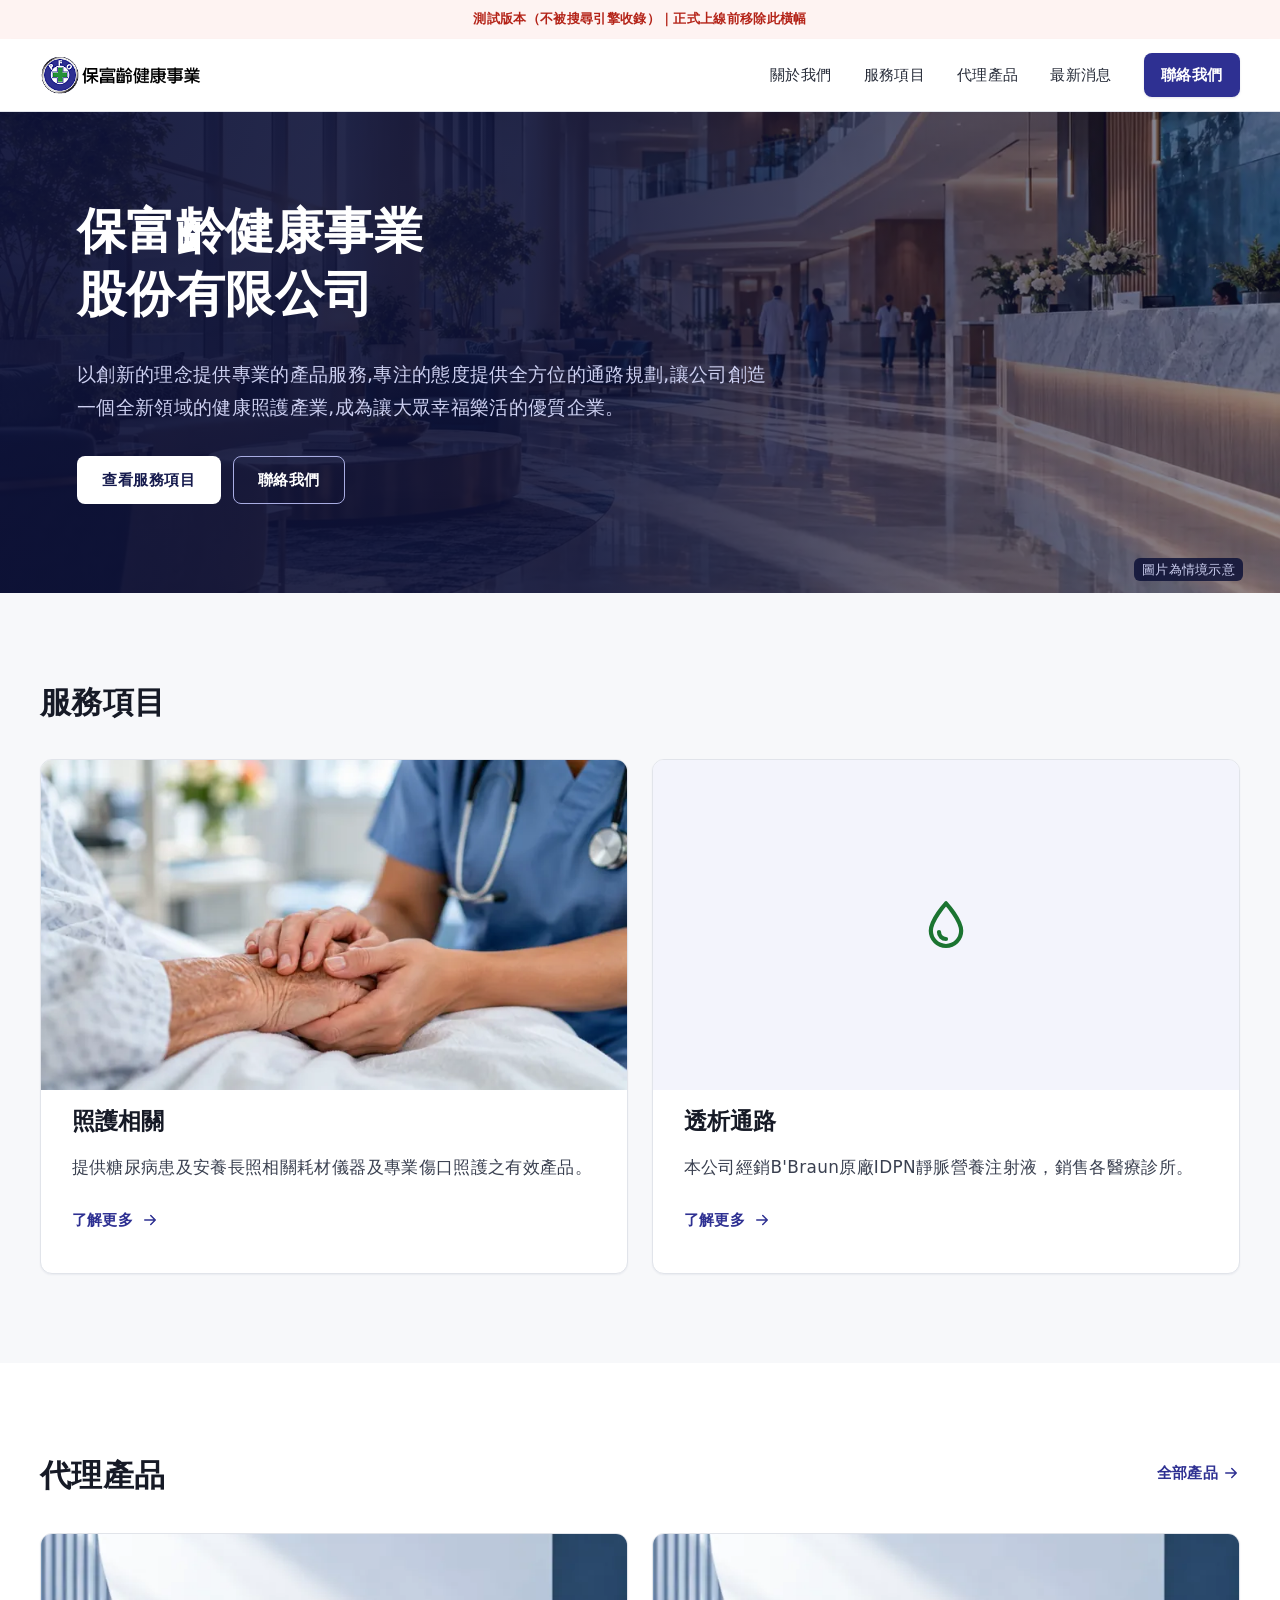
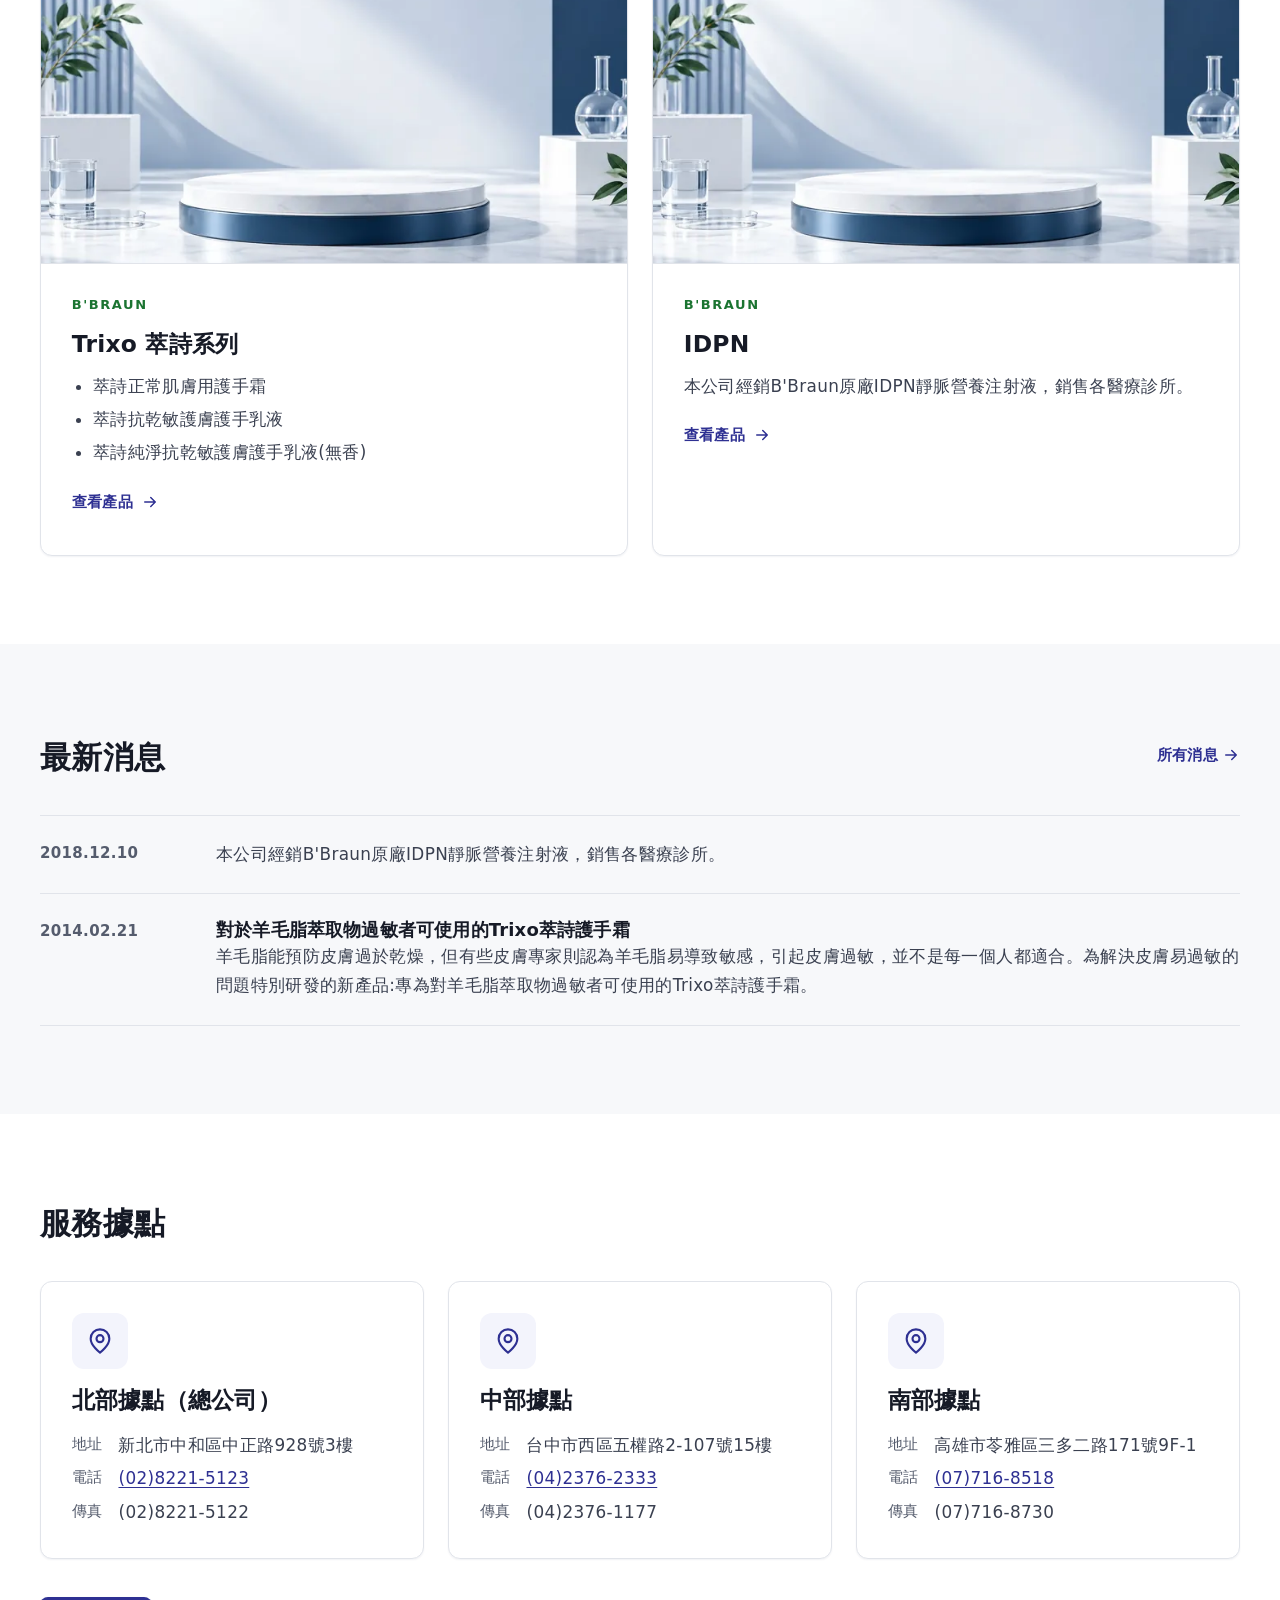
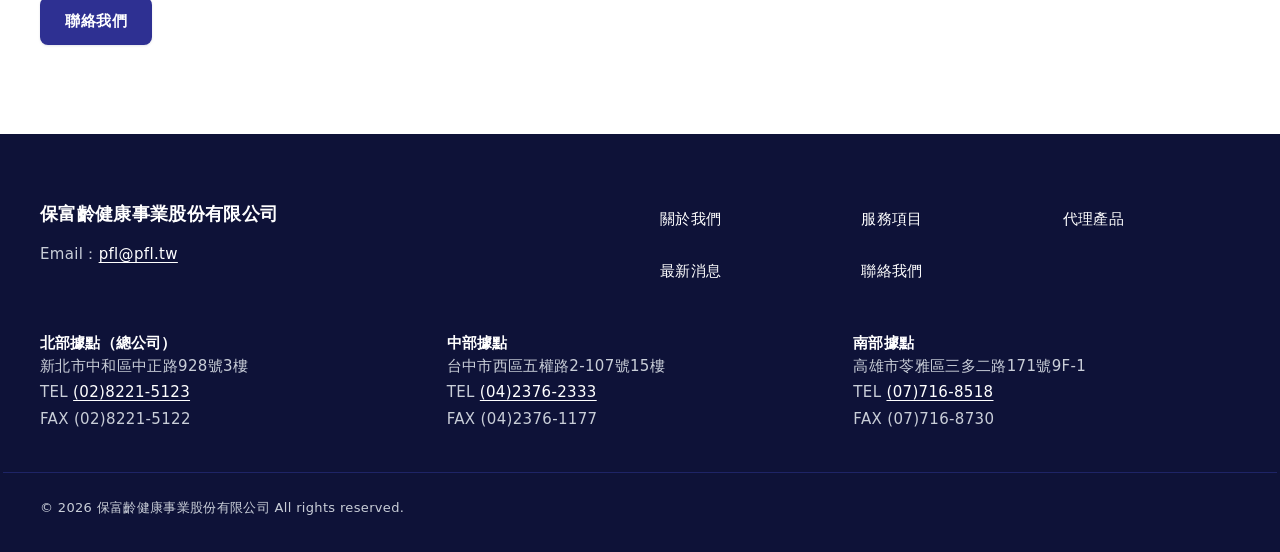
<file: PFO-v2/index.html>
<!doctype html>
<!--
  PFO_NewWeb — /PFO-v2/index.html
  P-01 首頁
  - 本檔由 tools/gen_pages.py 產生，請勿直接修改。
  - 內容來源：舊站原文或經濟部登記資料；建議文字以 [PROPOSED COPY] 註解標示。
-->
<html lang="zh-Hant-TW" class="is-review">
<head>
  <meta charset="utf-8">
  <meta name="viewport" content="width=device-width, initial-scale=1, viewport-fit=cover">
  <!-- SEO（PHASE 8）：由 tools/gen_pages.py 產生，網域設定見 SITE_ORIGIN / SITE_BASE_PATH -->
  <meta name="robots" content="noindex, nofollow">
  <link rel="canonical" href="https://www.newimage2023.com.tw/PFO-v2/">
  <title>保富齡健康事業股份有限公司｜照護相關產品與透析通路</title>
  <meta name="description" content="保富齡健康事業股份有限公司提供糖尿病患及安養長照相關耗材儀器、專業傷口照護產品，經銷B&#x27;Braun原廠IDPN靜脈營養注射液，代理B&#x27;BRAUN Trixo萃詩系列，於新北、台中、高雄設有服務據點。">
  <meta name="theme-color" content="#151A4D">

  <!-- Favicon：暫用圖檔，G1 正式 Logo 取得後覆蓋同名檔案 -->
  <link rel="icon" href="assets/icons/favicon.ico" sizes="32x32">
  <link rel="icon" href="assets/icons/favicon.svg" type="image/svg+xml">
  <link rel="apple-touch-icon" href="assets/icons/apple-touch-icon.png">

  <!-- Open Graph / 社群分享（og:image 為暫用圖，G1 後覆蓋同名檔案） -->
  <meta property="og:type" content="website">
  <meta property="og:site_name" content="保富齡健康事業股份有限公司">
  <meta property="og:locale" content="zh_TW">
  <meta property="og:title" content="保富齡健康事業股份有限公司">
  <meta property="og:description" content="保富齡健康事業股份有限公司提供糖尿病患及安養長照相關耗材儀器、專業傷口照護產品，經銷B&#x27;Braun原廠IDPN靜脈營養注射液，代理B&#x27;BRAUN Trixo萃詩系列，於新北、台中、高雄設有服務據點。">
  <meta property="og:url" content="https://www.newimage2023.com.tw/PFO-v2/">
  <meta property="og:image" content="https://www.newimage2023.com.tw/PFO-v2/assets/img/og-default.png">
  <meta property="og:image:width" content="1200">
  <meta property="og:image:height" content="630">
  <meta property="og:image:alt" content="保富齡健康事業股份有限公司">
  <meta name="twitter:card" content="summary_large_image">

  <!-- 結構化資料（Schema.org JSON-LD） -->
  <script type="application/ld+json">
{
  "@context": "https://schema.org",
  "@type": "Organization",
  "@id": "https://www.newimage2023.com.tw/PFO-v2/#organization",
  "name": "保富齡健康事業股份有限公司",
  "legalName": "保富齡健康事業股份有限公司",
  "url": "https://www.newimage2023.com.tw/PFO-v2/",
  "logo": "https://www.newimage2023.com.tw/PFO-v2/assets/img/logo.gif",
  "email": "pfl@pfl.tw",
  "telephone": "+886-2-8221-5123",
  "faxNumber": "+886-2-8221-5122",
  "foundingDate": "2011-09-05",
  "address": {
    "@type": "PostalAddress",
    "streetAddress": "中正路928號3樓",
    "addressLocality": "中和區",
    "addressRegion": "新北市",
    "addressCountry": "TW"
  },
  "location": [
    {
      "@type": "Place",
      "name": "北部據點（總公司）",
      "telephone": "+886-2-8221-5123",
      "faxNumber": "+886-2-8221-5122",
      "address": {
        "@type": "PostalAddress",
        "streetAddress": "新北市中和區中正路928號3樓",
        "addressCountry": "TW"
      }
    },
    {
      "@type": "Place",
      "name": "中部據點",
      "telephone": "+886-4-2376-2333",
      "faxNumber": "+886-4-2376-1177",
      "address": {
        "@type": "PostalAddress",
        "streetAddress": "台中市西區五權路2-107號15樓",
        "addressCountry": "TW"
      }
    },
    {
      "@type": "Place",
      "name": "南部據點",
      "telephone": "+886-7-716-8518",
      "faxNumber": "+886-7-716-8730",
      "address": {
        "@type": "PostalAddress",
        "streetAddress": "高雄市苓雅區三多二路171號9F-1",
        "addressCountry": "TW"
      }
    }
  ]
}
  </script>

  <link rel="stylesheet" href="assets/css/site.min.css?v=4b18b3eece">
  <script src="assets/js/main.min.js?v=6b06497ffa" defer></script>
</head>
<body class="pfo">

  <a class="pfo-skip" href="#main">跳至主要內容</a>

  <aside class="pfo-review-banner" aria-label="測試版本提示"><p>測試版本（不被搜尋引擎收錄）｜正式上線前移除此橫幅</p></aside>

  <!-- ================= Header ================= -->
  <header class="pfo-header">
    <div class="pfo-header__inner">
      <a class="pfo-header__logo" href="./" aria-label="保富齡健康事業股份有限公司 首頁">
        <!-- 暫用舊站 Logo（273×68）：WebP（無損，tools/perf/optimize_images.py 產生）＋ GIF 備援。
             首屏圖片：不設 lazy。取得向量檔（G1）後改為 SVG，中文字標改用 gray-900 -->
        <picture>
          <source srcset="assets/img/logo.webp" type="image/webp">
          <img src="assets/img/logo.gif" width="273" height="68" alt="保富齡健康事業股份有限公司">
        </picture>
      </a>

      <nav class="pfo-nav" aria-label="主選單">
        <ul class="pfo-nav__list">
          <li><a class="pfo-nav__link" href="about/">關於我們</a></li>
          <li><a class="pfo-nav__link" href="services/">服務項目</a></li>
          <li><a class="pfo-nav__link" href="products/">代理產品</a></li>
          <li><a class="pfo-nav__link" href="news/">最新消息</a></li>
        </ul>
        <a class="pfo-btn pfo-btn--primary pfo-btn--sm" href="contact/">聯絡我們</a>
      </nav>

      <div class="pfo-header__actions">
        <a class="pfo-icon-btn" href="tel:+886282215123" aria-label="撥打總公司電話 (02)8221-5123">
          <svg viewBox="0 0 24 24" fill="none" stroke="currentColor" stroke-width="1.8" stroke-linecap="round" stroke-linejoin="round" aria-hidden="true" focusable="false"><path d="M22 16.9v3a2 2 0 0 1-2.2 2 19.8 19.8 0 0 1-8.6-3.1 19.5 19.5 0 0 1-6-6A19.8 19.8 0 0 1 2.1 4.2 2 2 0 0 1 4.1 2h3a2 2 0 0 1 2 1.7c.1.9.4 1.8.7 2.7a2 2 0 0 1-.5 2.1L8 9.8a16 16 0 0 0 6 6l1.3-1.3a2 2 0 0 1 2.1-.4c.9.3 1.8.6 2.7.7a2 2 0 0 1 1.7 2z"/></svg>
        </a>
        <button class="pfo-icon-btn" type="button" data-menu-toggle aria-controls="mobile-menu" aria-expanded="false" aria-label="開啟選單">
          <svg data-icon="open" viewBox="0 0 24 24" fill="none" stroke="currentColor" stroke-width="2" stroke-linecap="round" aria-hidden="true" focusable="false"><path d="M4 7h16M4 12h16M4 17h16"/></svg>
          <svg data-icon="close" hidden viewBox="0 0 24 24" fill="none" stroke="currentColor" stroke-width="2" stroke-linecap="round" aria-hidden="true" focusable="false"><path d="M6 6l12 12M18 6L6 18"/></svg>
        </button>
      </div>
    </div>

    <!-- Mobile menu（< 1024px），由 main.js 控制 -->
    <nav class="pfo-mobile-menu" id="mobile-menu" aria-label="行動版選單" hidden>
      <ul class="pfo-mobile-menu__list">
        <li><a class="pfo-mobile-menu__link" href="about/">關於我們</a></li>
        <li><a class="pfo-mobile-menu__link" href="services/">服務項目</a></li>
        <li><a class="pfo-mobile-menu__link" href="products/">代理產品</a></li>
        <li><a class="pfo-mobile-menu__link" href="news/">最新消息</a></li>
        <li><a class="pfo-mobile-menu__link" href="contact/">聯絡我們</a></li>
      </ul>
      <div class="pfo-mobile-menu__phones">
        <p class="pfo-mobile-menu__phones-title">撥打電話</p>
        <ul>
          <li><a href="tel:+886282215123"><span>北部據點（總公司）</span><span>(02)8221-5123</span></a></li>
          <li><a href="tel:+886423762333"><span>中部據點</span><span>(04)2376-2333</span></a></li>
          <li><a href="tel:+88677168518"><span>南部據點</span><span>(07)716-8518</span></a></li>
        </ul>
      </div>
    </nav>
  </header>

  <main id="main" tabindex="-1">

    <!-- ================= Hero（情境照片版：業主提供 hero-lobby，AI 生成情境圖，非本公司實景） ================= -->
    <section class="pfo-hero pfo-hero--photo on-inverse" aria-labelledby="hero-title">
      <!-- 背景照片＋深藍漸層遮罩（::after）。裝飾用途，alt 為空；白字對比已驗證 ≥ 4.5:1 -->
      <div class="pfo-hero__media" aria-hidden="true"><picture><source type="image/webp" srcset="assets/img/hero-lobby-480.webp 480w, assets/img/hero-lobby-720.webp 720w, assets/img/hero-lobby-960.webp 960w, assets/img/hero-lobby-1440.webp 1440w, assets/img/hero-lobby-1672.webp 1672w" sizes="100vw"><img src="assets/img/hero-lobby-960.jpg" width="960" height="540" alt="" fetchpriority="high"></picture></div>
      <div class="pfo-hero__inner">
        <!-- H1：公司正式名稱（經濟部登記） -->
        <h1 id="hero-title">保富齡健康事業<br>股份有限公司</h1>
        <!-- 副標：舊站「願景」原文 -->
        <p class="pfo-hero__lead">以創新的理念提供專業的產品服務,專注的態度提供全方位的通路規劃,讓公司創造一個全新領域的健康照護產業,成為讓大眾幸福樂活的優質企業。</p>
        <!-- 按鈕文字：[PROPOSED COPY] -->
        <div class="pfo-hero__actions">
          <a class="pfo-btn pfo-btn--inverse" href="services/">查看服務項目</a>
          <a class="pfo-btn pfo-btn--ghost-inverse" href="contact/">聯絡我們</a>
        </div>
      </div>
      <p class="pfo-hero__caption">圖片為情境示意</p>
    </section>

    <!-- ================= 服務項目 ================= -->
    <section class="pfo-section pfo-section--subtle" aria-labelledby="services-title">
      <div class="pfo-container">
        <div class="pfo-section__head">
          <h2 id="services-title">服務項目</h2>
        </div>

        <div class="pfo-grid pfo-grid--2">
          <article class="pfo-card pfo-card--link pfo-card--media">
            <div class="pfo-card__media"><picture><source type="image/webp" srcset="assets/img/service-care-480.webp 480w, assets/img/service-care-720.webp 720w, assets/img/service-care-960.webp 960w, assets/img/service-care-1440.webp 1440w, assets/img/service-care-1672.webp 1672w" sizes="(min-width: 1280px) 600px, (min-width: 768px) 50vw, 100vw"><img src="assets/img/service-care-960.jpg" width="960" height="540" alt="" loading="lazy" decoding="async"></picture></div>
            <h3>照護相關</h3>
            <!-- 舊站 service.html 原文 -->
            <p>提供糖尿病患及安養長照相關耗材儀器及專業傷口照護之有效產品。</p>
            <div class="pfo-card__footer">
              <a class="pfo-link-arrow" href="services/#care">了解更多<span class="visually-hidden">：照護相關</span>
                <svg viewBox="0 0 24 24" width="18" height="18" fill="none" stroke="currentColor" stroke-width="2" stroke-linecap="round" stroke-linejoin="round" aria-hidden="true" focusable="false"><path d="M5 12h14M13 6l6 6-6 6"/></svg>
              </a>
            </div>
          </article>

          <article class="pfo-card pfo-card--link pfo-card--media">
            <div class="pfo-card__media pfo-card__media--motif" aria-hidden="true"><svg viewBox="0 0 24 24" fill="none" stroke="currentColor" stroke-width="1.8" stroke-linecap="round" stroke-linejoin="round" aria-hidden="true" focusable="false"><path d="M12 2.7s-6.5 7.1-6.5 11.8a6.5 6.5 0 0 0 13 0C18.5 9.8 12 2.7 12 2.7z"/><path d="M9 15a3 3 0 0 0 3 3"/></svg></div>
            <h3>透析通路</h3>
            <!-- H7 定案：只放一句經銷事實（舊站 2018 消息原文）。不得引用舊站彩新公司數據 -->
            <p>本公司經銷B'Braun原廠IDPN靜脈營養注射液，銷售各醫療診所。</p>
            <div class="pfo-card__footer">
              <a class="pfo-link-arrow" href="services/#dialysis">了解更多<span class="visually-hidden">：透析通路</span>
                <svg viewBox="0 0 24 24" width="18" height="18" fill="none" stroke="currentColor" stroke-width="2" stroke-linecap="round" stroke-linejoin="round" aria-hidden="true" focusable="false"><path d="M5 12h14M13 6l6 6-6 6"/></svg>
              </a>
            </div>
          </article>
        </div>
      </div>
    </section>

    <!-- ================= 代理產品（品牌寫法 B'BRAUN，H12 定案） ================= -->
    <section class="pfo-section" aria-labelledby="products-title">
      <div class="pfo-container">
        <div class="pfo-section__head pfo-section__head--split">
          <h2 id="products-title">代理產品</h2>
          <!-- [PROPOSED COPY] -->
          <a class="pfo-link-arrow" href="products/">全部產品
                <svg viewBox="0 0 24 24" width="18" height="18" fill="none" stroke="currentColor" stroke-width="2" stroke-linecap="round" stroke-linejoin="round" aria-hidden="true" focusable="false"><path d="M5 12h14M13 6l6 6-6 6"/></svg>
              </a>
        </div>
        <div class="pfo-grid pfo-grid--2">
          <article class="pfo-card pfo-card--link pfo-product-card">
            <!-- 無授權產品圖（G5）；改用業主提供的展示台情境圖（裝飾用途） -->
            <div class="pfo-card__media"><picture><source type="image/webp" srcset="assets/img/product-podium-480.webp 480w, assets/img/product-podium-720.webp 720w, assets/img/product-podium-960.webp 960w, assets/img/product-podium-1440.webp 1440w" sizes="(min-width: 1280px) 600px, (min-width: 768px) 50vw, 100vw"><img src="assets/img/product-podium-960.jpg" width="960" height="720" alt="" loading="lazy" decoding="async"></picture></div>
            <div class="pfo-product-card__body">
              <p class="pfo-eyebrow">B'BRAUN</p>
              <h3>Trixo 萃詩系列</h3>
              <ul class="pfo-plain-list">
                <li>萃詩正常肌膚用護手霜</li><li>萃詩抗乾敏護膚護手乳液</li><li>萃詩純淨抗乾敏護膚護手乳液(無香)</li>
              </ul>
              <a class="pfo-link-arrow" href="products/trixo/">查看產品<span class="visually-hidden">：Trixo 萃詩系列</span>
                <svg viewBox="0 0 24 24" width="18" height="18" fill="none" stroke="currentColor" stroke-width="2" stroke-linecap="round" stroke-linejoin="round" aria-hidden="true" focusable="false"><path d="M5 12h14M13 6l6 6-6 6"/></svg>
              </a>
            </div>
          </article>

          <article class="pfo-card pfo-card--link pfo-product-card">
            <!-- 不使用原廠產品圖（H11 定案）；改用業主提供的展示台情境圖（裝飾用途） -->
            <div class="pfo-card__media"><picture><source type="image/webp" srcset="assets/img/product-podium-480.webp 480w, assets/img/product-podium-720.webp 720w, assets/img/product-podium-960.webp 960w, assets/img/product-podium-1440.webp 1440w" sizes="(min-width: 1280px) 600px, (min-width: 768px) 50vw, 100vw"><img src="assets/img/product-podium-960.jpg" width="960" height="720" alt="" loading="lazy" decoding="async"></picture></div>
            <div class="pfo-product-card__body">
              <p class="pfo-eyebrow">B'BRAUN</p>
              <h3>IDPN</h3>
              <p>本公司經銷B'Braun原廠IDPN靜脈營養注射液，銷售各醫療診所。</p>
              <a class="pfo-link-arrow" href="products/idpn/">查看產品<span class="visually-hidden">：IDPN</span>
                <svg viewBox="0 0 24 24" width="18" height="18" fill="none" stroke="currentColor" stroke-width="2" stroke-linecap="round" stroke-linejoin="round" aria-hidden="true" focusable="false"><path d="M5 12h14M13 6l6 6-6 6"/></svg>
              </a>
            </div>
          </article>
        </div>
      </div>
    </section>

    <!-- ================= 最新消息（新→舊，最多 3 則） ================= -->
    <section class="pfo-section pfo-section--subtle" aria-labelledby="news-title">
      <div class="pfo-container">
        <div class="pfo-section__head pfo-section__head--split">
          <h2 id="news-title">最新消息</h2>
          <!-- [PROPOSED COPY] -->
          <a class="pfo-link-arrow" href="news/">所有消息
                <svg viewBox="0 0 24 24" width="18" height="18" fill="none" stroke="currentColor" stroke-width="2" stroke-linecap="round" stroke-linejoin="round" aria-hidden="true" focusable="false"><path d="M5 12h14M13 6l6 6-6 6"/></svg>
              </a>
        </div>
        <ul class="pfo-news">
          <li class="pfo-news__item">
            <time class="pfo-news__date" datetime="2018-12-10">2018.12.10</time>
            <div>
              <!-- 舊站首頁原文；無標題、無內頁（H13 定案）→ 只顯示摘要 -->
              <p>本公司經銷B'Braun原廠IDPN靜脈營養注射液，銷售各醫療診所。</p>
            </div>
          </li>
          <li class="pfo-news__item">
            <time class="pfo-news__date" datetime="2014-02-21">2014.02.21</time>
            <div>
              <h3 class="pfo-news__title"><a href="news/2014-02-21-trixo-hand-cream/">對於羊毛脂萃取物過敏者可使用的Trixo萃詩護手霜</a></h3>
              <!-- 舊站 news_list.html 摘要原文 -->
              <p class="pfo-clamp-2">羊毛脂能預防皮膚過於乾燥，但有些皮膚專家則認為羊毛脂易導致敏感，引起皮膚過敏，並不是每一個人都適合。為解決皮膚易過敏的問題特別研發的新產品:專為對羊毛脂萃取物過敏者可使用的Trixo萃詩護手霜。</p>
            </div>
          </li>
        </ul>
      </div>
    </section>

    <!-- ================= 服務據點（H4 定案：沿用舊站） ================= -->
    <section class="pfo-section" aria-labelledby="offices-title">
      <div class="pfo-container">
        <div class="pfo-section__head">
          <h2 id="offices-title">服務據點</h2>
        </div>
        <!-- 地址：總公司依經濟部登記寫法「3樓」；其餘照舊站原文。據點名稱為 [PROPOSED COPY] -->
        <div class="pfo-grid pfo-grid--3">
          <article class="pfo-card pfo-office">
            <span class="pfo-icon-badge" aria-hidden="true">
              <svg viewBox="0 0 24 24" fill="none" stroke="currentColor" stroke-width="1.8" stroke-linecap="round" stroke-linejoin="round" aria-hidden="true" focusable="false"><path d="M20 10c0 6-8 12-8 12s-8-6-8-12a8 8 0 0 1 16 0z"/><circle cx="12" cy="10" r="3"/></svg>
            </span>
            <h3>北部據點（總公司）</h3>
            <dl>
              <dt>地址</dt><dd>新北市中和區中正路<span class="nowrap">928號3樓</span></dd>
              <dt>電話</dt><dd><a href="tel:+886282215123">(02)8221-5123</a></dd>
              <dt>傳真</dt><dd>(02)8221-5122</dd>
            </dl>
          </article>
          <article class="pfo-card pfo-office">
            <span class="pfo-icon-badge" aria-hidden="true">
              <svg viewBox="0 0 24 24" fill="none" stroke="currentColor" stroke-width="1.8" stroke-linecap="round" stroke-linejoin="round" aria-hidden="true" focusable="false"><path d="M20 10c0 6-8 12-8 12s-8-6-8-12a8 8 0 0 1 16 0z"/><circle cx="12" cy="10" r="3"/></svg>
            </span>
            <h3>中部據點</h3>
            <dl>
              <dt>地址</dt><dd>台中市西區五權路<span class="nowrap">2-107號15樓</span></dd>
              <dt>電話</dt><dd><a href="tel:+886423762333">(04)2376-2333</a></dd>
              <dt>傳真</dt><dd>(04)2376-1177</dd>
            </dl>
          </article>
          <article class="pfo-card pfo-office">
            <span class="pfo-icon-badge" aria-hidden="true">
              <svg viewBox="0 0 24 24" fill="none" stroke="currentColor" stroke-width="1.8" stroke-linecap="round" stroke-linejoin="round" aria-hidden="true" focusable="false"><path d="M20 10c0 6-8 12-8 12s-8-6-8-12a8 8 0 0 1 16 0z"/><circle cx="12" cy="10" r="3"/></svg>
            </span>
            <h3>南部據點</h3>
            <dl>
              <dt>地址</dt><dd>高雄市苓雅區三多二路<span class="nowrap">171號9F-1</span></dd>
              <dt>電話</dt><dd><a href="tel:+88677168518">(07)716-8518</a></dd>
              <dt>傳真</dt><dd>(07)716-8730</dd>
            </dl>
          </article>
        </div>
        <div class="pfo-section__actions">
          <a class="pfo-btn pfo-btn--primary" href="contact/">聯絡我們</a>
        </div>
      </div>
    </section>

  </main>

  <!-- ================= Footer（不放：彩新連結、統編、代表人、資本額） ================= -->
  <footer class="pfo-footer on-inverse">
    <h2 class="visually-hidden">公司資訊</h2>
    <div class="pfo-footer__inner">
      <div class="pfo-footer__brand">
        <p>保富齡健康事業股份有限公司</p>
        <p>Email：<a href="mailto:pfl@pfl.tw">pfl@pfl.tw</a></p>
      </div>

      <div class="pfo-footer__offices">
        <div class="pfo-footer__office">
          <h3>北部據點（總公司）</h3>
          <p>新北市中和區中正路<span class="nowrap">928號3樓</span></p>
          <p>TEL <a href="tel:+886282215123">(02)8221-5123</a></p>
          <p>FAX (02)8221-5122</p>
        </div>
        <div class="pfo-footer__office">
          <h3>中部據點</h3>
          <p>台中市西區五權路<span class="nowrap">2-107號15樓</span></p>
          <p>TEL <a href="tel:+886423762333">(04)2376-2333</a></p>
          <p>FAX (04)2376-1177</p>
        </div>
        <div class="pfo-footer__office">
          <h3>南部據點</h3>
          <p>高雄市苓雅區三多二路<span class="nowrap">171號9F-1</span></p>
          <p>TEL <a href="tel:+88677168518">(07)716-8518</a></p>
          <p>FAX (07)716-8730</p>
        </div>
      </div>

      <nav class="pfo-footer__links" aria-label="頁尾連結">
        <ul>
          <li><a href="about/">關於我們</a></li>
          <li><a href="services/">服務項目</a></li>
          <li><a href="products/">代理產品</a></li>
          <li><a href="news/">最新消息</a></li>
          <li><a href="contact/">聯絡我們</a></li>
        </ul>
      </nav>
    </div>

    <!-- 版權格式沿用舊站；年份規則 [PROPOSED]：以上線年份為準 -->
    <p class="pfo-footer__bottom">© 2026 保富齡健康事業股份有限公司 All rights reserved.</p>
  </footer>

</body>
</html>
</file>
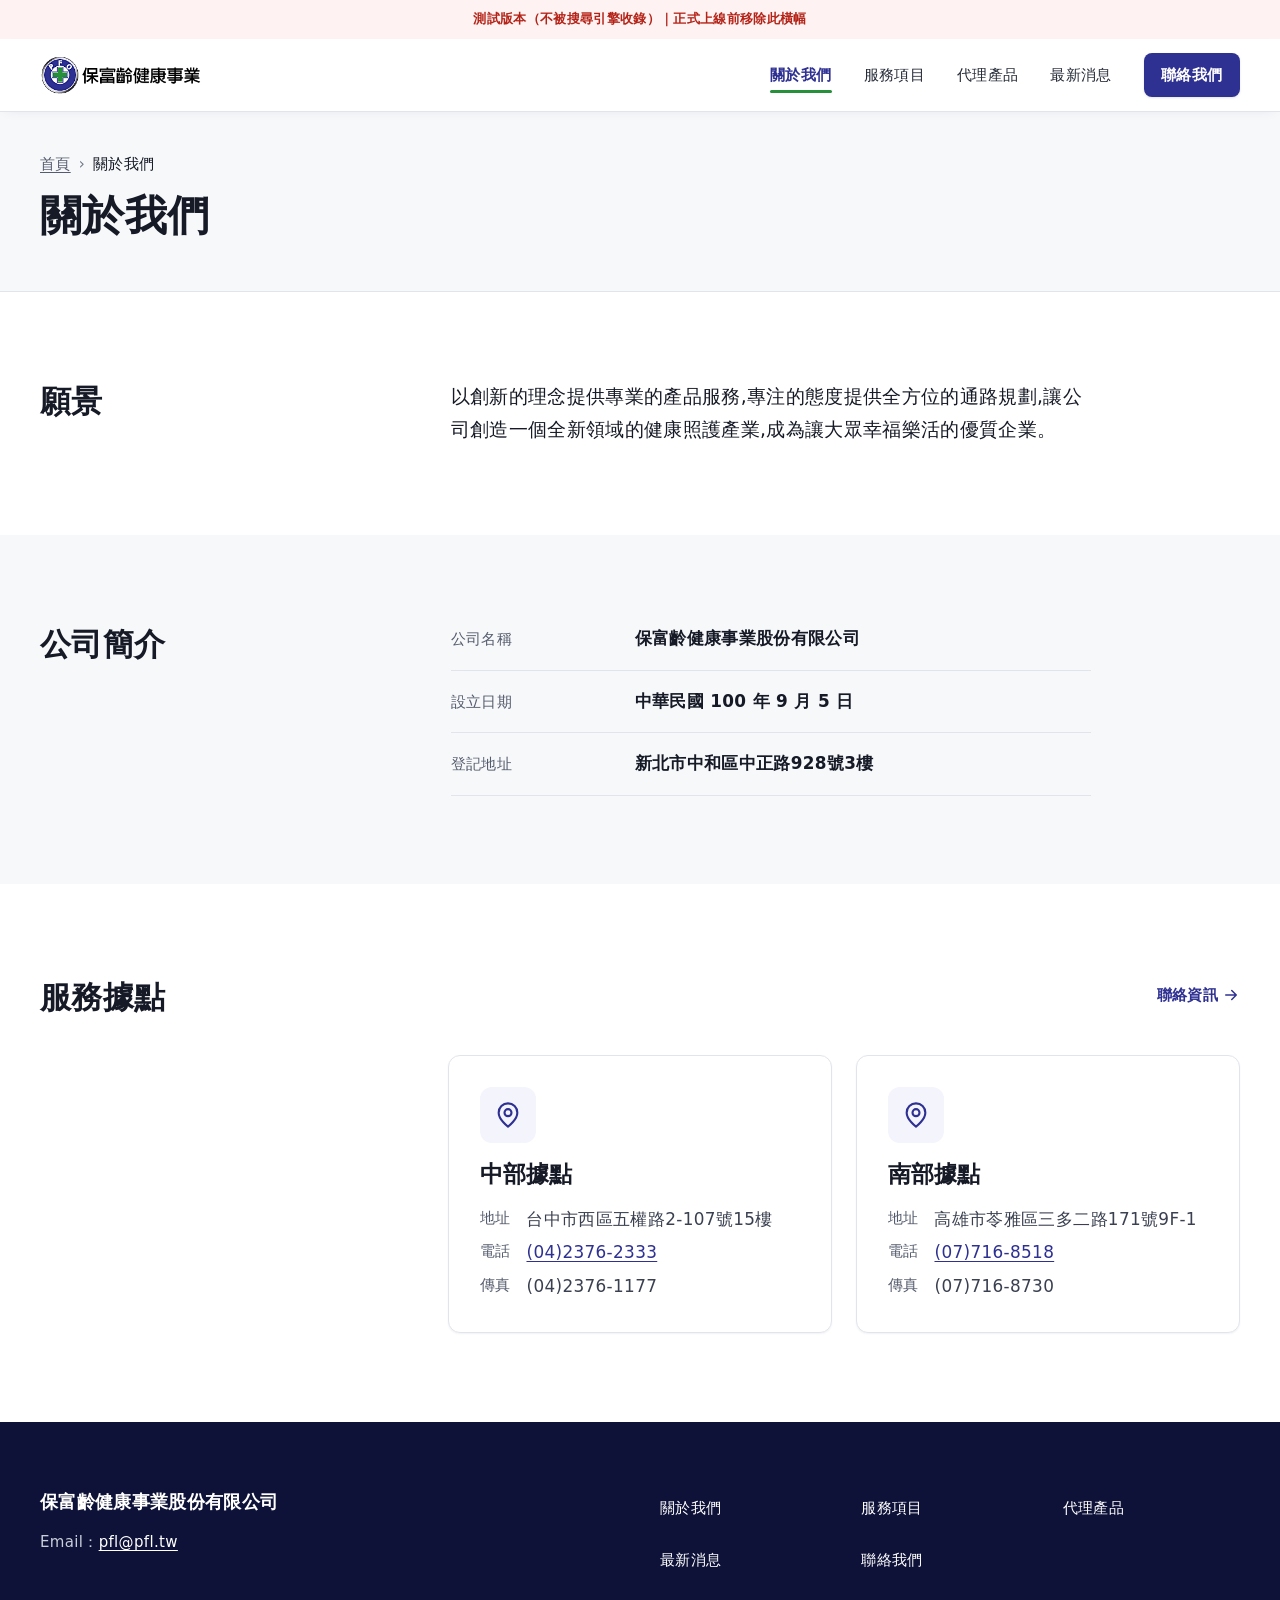
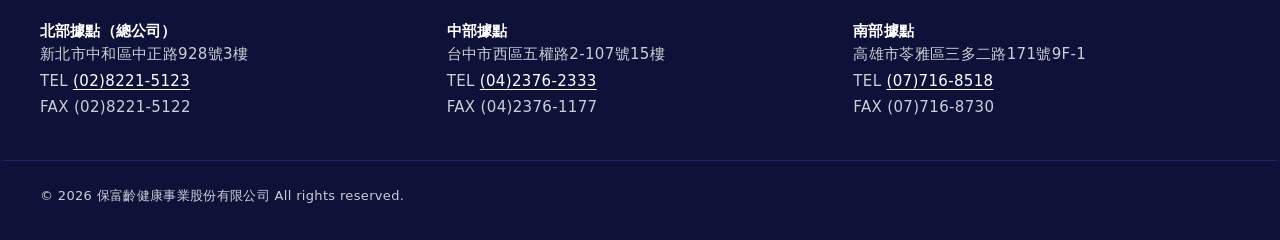
<file: PFO-v2/about/index.html>
<!doctype html>
<!--
  PFO_NewWeb — /PFO-v2/about/index.html
  P-02 關於我們
  - 本檔由 tools/gen_pages.py 產生，請勿直接修改。
  - 內容來源：舊站原文或經濟部登記資料；建議文字以 [PROPOSED COPY] 註解標示。
-->
<html lang="zh-Hant-TW" class="is-review">
<head>
  <meta charset="utf-8">
  <meta name="viewport" content="width=device-width, initial-scale=1, viewport-fit=cover">
  <!-- SEO（PHASE 8）：由 tools/gen_pages.py 產生，網域設定見 SITE_ORIGIN / SITE_BASE_PATH -->
  <meta name="robots" content="noindex, nofollow">
  <link rel="canonical" href="https://www.newimage2023.com.tw/PFO-v2/about/">
  <title>關於我們｜保富齡健康事業</title>
  <meta name="description" content="保富齡健康事業股份有限公司成立於中華民國100年9月5日，總公司位於新北市中和區，於新北、台中、高雄設有服務據點。願景：以創新的理念提供專業的產品服務，成為讓大眾幸福樂活的優質企業。">
  <meta name="theme-color" content="#151A4D">

  <!-- Favicon：暫用圖檔，G1 正式 Logo 取得後覆蓋同名檔案 -->
  <link rel="icon" href="../assets/icons/favicon.ico" sizes="32x32">
  <link rel="icon" href="../assets/icons/favicon.svg" type="image/svg+xml">
  <link rel="apple-touch-icon" href="../assets/icons/apple-touch-icon.png">

  <!-- Open Graph / 社群分享（og:image 為暫用圖，G1 後覆蓋同名檔案） -->
  <meta property="og:type" content="website">
  <meta property="og:site_name" content="保富齡健康事業股份有限公司">
  <meta property="og:locale" content="zh_TW">
  <meta property="og:title" content="關於我們">
  <meta property="og:description" content="保富齡健康事業股份有限公司成立於中華民國100年9月5日，總公司位於新北市中和區，於新北、台中、高雄設有服務據點。願景：以創新的理念提供專業的產品服務，成為讓大眾幸福樂活的優質企業。">
  <meta property="og:url" content="https://www.newimage2023.com.tw/PFO-v2/about/">
  <meta property="og:image" content="https://www.newimage2023.com.tw/PFO-v2/assets/img/og-default.png">
  <meta property="og:image:width" content="1200">
  <meta property="og:image:height" content="630">
  <meta property="og:image:alt" content="保富齡健康事業股份有限公司">
  <meta name="twitter:card" content="summary_large_image">

  <!-- 結構化資料（Schema.org JSON-LD） -->
  <script type="application/ld+json">
{
  "@context": "https://schema.org",
  "@type": "Organization",
  "@id": "https://www.newimage2023.com.tw/PFO-v2/#organization",
  "name": "保富齡健康事業股份有限公司",
  "legalName": "保富齡健康事業股份有限公司",
  "url": "https://www.newimage2023.com.tw/PFO-v2/",
  "logo": "https://www.newimage2023.com.tw/PFO-v2/assets/img/logo.gif",
  "email": "pfl@pfl.tw",
  "telephone": "+886-2-8221-5123",
  "faxNumber": "+886-2-8221-5122",
  "foundingDate": "2011-09-05",
  "address": {
    "@type": "PostalAddress",
    "streetAddress": "中正路928號3樓",
    "addressLocality": "中和區",
    "addressRegion": "新北市",
    "addressCountry": "TW"
  },
  "location": [
    {
      "@type": "Place",
      "name": "北部據點（總公司）",
      "telephone": "+886-2-8221-5123",
      "faxNumber": "+886-2-8221-5122",
      "address": {
        "@type": "PostalAddress",
        "streetAddress": "新北市中和區中正路928號3樓",
        "addressCountry": "TW"
      }
    },
    {
      "@type": "Place",
      "name": "中部據點",
      "telephone": "+886-4-2376-2333",
      "faxNumber": "+886-4-2376-1177",
      "address": {
        "@type": "PostalAddress",
        "streetAddress": "台中市西區五權路2-107號15樓",
        "addressCountry": "TW"
      }
    },
    {
      "@type": "Place",
      "name": "南部據點",
      "telephone": "+886-7-716-8518",
      "faxNumber": "+886-7-716-8730",
      "address": {
        "@type": "PostalAddress",
        "streetAddress": "高雄市苓雅區三多二路171號9F-1",
        "addressCountry": "TW"
      }
    }
  ]
}
  </script>
  <script type="application/ld+json">
{
  "@context": "https://schema.org",
  "@type": "BreadcrumbList",
  "itemListElement": [
    {
      "@type": "ListItem",
      "position": 1,
      "name": "首頁",
      "item": "https://www.newimage2023.com.tw/PFO-v2/"
    },
    {
      "@type": "ListItem",
      "position": 2,
      "name": "關於我們",
      "item": "https://www.newimage2023.com.tw/PFO-v2/about/"
    }
  ]
}
  </script>

  <link rel="stylesheet" href="../assets/css/site.min.css?v=4b18b3eece">
  <script src="../assets/js/main.min.js?v=6b06497ffa" defer></script>
</head>
<body class="pfo">

  <a class="pfo-skip" href="#main">跳至主要內容</a>

  <aside class="pfo-review-banner" aria-label="測試版本提示"><p>測試版本（不被搜尋引擎收錄）｜正式上線前移除此橫幅</p></aside>

  <!-- ================= Header ================= -->
  <header class="pfo-header">
    <div class="pfo-header__inner">
      <a class="pfo-header__logo" href="../" aria-label="保富齡健康事業股份有限公司 首頁">
        <!-- 暫用舊站 Logo（273×68）：WebP（無損，tools/perf/optimize_images.py 產生）＋ GIF 備援。
             首屏圖片：不設 lazy。取得向量檔（G1）後改為 SVG，中文字標改用 gray-900 -->
        <picture>
          <source srcset="../assets/img/logo.webp" type="image/webp">
          <img src="../assets/img/logo.gif" width="273" height="68" alt="保富齡健康事業股份有限公司">
        </picture>
      </a>

      <nav class="pfo-nav" aria-label="主選單">
        <ul class="pfo-nav__list">
          <li><a class="pfo-nav__link" href="../about/" aria-current="page">關於我們</a></li>
          <li><a class="pfo-nav__link" href="../services/">服務項目</a></li>
          <li><a class="pfo-nav__link" href="../products/">代理產品</a></li>
          <li><a class="pfo-nav__link" href="../news/">最新消息</a></li>
        </ul>
        <a class="pfo-btn pfo-btn--primary pfo-btn--sm" href="../contact/">聯絡我們</a>
      </nav>

      <div class="pfo-header__actions">
        <a class="pfo-icon-btn" href="tel:+886282215123" aria-label="撥打總公司電話 (02)8221-5123">
          <svg viewBox="0 0 24 24" fill="none" stroke="currentColor" stroke-width="1.8" stroke-linecap="round" stroke-linejoin="round" aria-hidden="true" focusable="false"><path d="M22 16.9v3a2 2 0 0 1-2.2 2 19.8 19.8 0 0 1-8.6-3.1 19.5 19.5 0 0 1-6-6A19.8 19.8 0 0 1 2.1 4.2 2 2 0 0 1 4.1 2h3a2 2 0 0 1 2 1.7c.1.9.4 1.8.7 2.7a2 2 0 0 1-.5 2.1L8 9.8a16 16 0 0 0 6 6l1.3-1.3a2 2 0 0 1 2.1-.4c.9.3 1.8.6 2.7.7a2 2 0 0 1 1.7 2z"/></svg>
        </a>
        <button class="pfo-icon-btn" type="button" data-menu-toggle aria-controls="mobile-menu" aria-expanded="false" aria-label="開啟選單">
          <svg data-icon="open" viewBox="0 0 24 24" fill="none" stroke="currentColor" stroke-width="2" stroke-linecap="round" aria-hidden="true" focusable="false"><path d="M4 7h16M4 12h16M4 17h16"/></svg>
          <svg data-icon="close" hidden viewBox="0 0 24 24" fill="none" stroke="currentColor" stroke-width="2" stroke-linecap="round" aria-hidden="true" focusable="false"><path d="M6 6l12 12M18 6L6 18"/></svg>
        </button>
      </div>
    </div>

    <!-- Mobile menu（< 1024px），由 main.js 控制 -->
    <nav class="pfo-mobile-menu" id="mobile-menu" aria-label="行動版選單" hidden>
      <ul class="pfo-mobile-menu__list">
        <li><a class="pfo-mobile-menu__link" href="../about/" aria-current="page">關於我們</a></li>
        <li><a class="pfo-mobile-menu__link" href="../services/">服務項目</a></li>
        <li><a class="pfo-mobile-menu__link" href="../products/">代理產品</a></li>
        <li><a class="pfo-mobile-menu__link" href="../news/">最新消息</a></li>
        <li><a class="pfo-mobile-menu__link" href="../contact/">聯絡我們</a></li>
      </ul>
      <div class="pfo-mobile-menu__phones">
        <p class="pfo-mobile-menu__phones-title">撥打電話</p>
        <ul>
          <li><a href="tel:+886282215123"><span>北部據點（總公司）</span><span>(02)8221-5123</span></a></li>
          <li><a href="tel:+886423762333"><span>中部據點</span><span>(04)2376-2333</span></a></li>
          <li><a href="tel:+88677168518"><span>南部據點</span><span>(07)716-8518</span></a></li>
        </ul>
      </div>
    </nav>
  </header>

  <main id="main" tabindex="-1">
    <div class="pfo-page-head">
      <div class="pfo-container">
        <nav class="pfo-breadcrumb" aria-label="麵包屑">
          <ol><li><a href="../">首頁</a></li><li><span aria-current="page">關於我們</span></li></ol>
        </nav>
        <h1>關於我們</h1>
      </div>
    </div>

    <section class="pfo-section" aria-labelledby="vision-title">
      <div class="pfo-container">
        <div class="pfo-split">
          <div class="pfo-split__head"><h2 id="vision-title">願景</h2></div>
          <div class="pfo-split__body">
            <!-- 舊站 intro.html「願景」原文 -->
            <p class="pfo-lead">以創新的理念提供專業的產品服務,專注的態度提供全方位的通路規劃,讓公司創造一個全新領域的健康照護產業,成為讓大眾幸福樂活的優質企業。</p>
          </div>
        </div>
      </div>
    </section>

    <section class="pfo-section pfo-section--subtle" aria-labelledby="profile-title">
      <div class="pfo-container">
        <div class="pfo-split">
          <div class="pfo-split__head"><h2 id="profile-title">公司簡介</h2></div>
          <div class="pfo-split__body">
            <!-- 經濟部商業司公司登記資料（2026-09-23 查詢）。
                 代表人、資本額、統一編號：Phase 2 決定在業主確認公開前不顯示（H3） -->
            <dl class="pfo-facts">
              <div><dt>公司名稱</dt><dd>保富齡健康事業股份有限公司</dd></div>
              <div><dt>設立日期</dt><dd><time datetime="2011-09-05">中華民國 100 年 9 月 5 日</time></dd></div>
              <div><dt>登記地址</dt><dd>新北市中和區中正路<span class="nowrap">928號3樓</span></dd></div>
            </dl>
          </div>
        </div>
      </div>
    </section>

    <section class="pfo-section" aria-labelledby="offices-title">
      <div class="pfo-container">
        <div class="pfo-section__head pfo-section__head--split">
          <h2 id="offices-title">服務據點</h2>
          <a class="pfo-link-arrow" href="../contact/">聯絡資訊
                <svg viewBox="0 0 24 24" width="18" height="18" fill="none" stroke="currentColor" stroke-width="2" stroke-linecap="round" stroke-linejoin="round" aria-hidden="true" focusable="false"><path d="M5 12h14M13 6l6 6-6 6"/></svg>
              </a>
        </div>
        <div class="pfo-grid pfo-grid--3">
          <article class="pfo-card pfo-office">
            <span class="pfo-icon-badge" aria-hidden="true">
              <svg viewBox="0 0 24 24" fill="none" stroke="currentColor" stroke-width="1.8" stroke-linecap="round" stroke-linejoin="round" aria-hidden="true" focusable="false"><path d="M20 10c0 6-8 12-8 12s-8-6-8-12a8 8 0 0 1 16 0z"/><circle cx="12" cy="10" r="3"/></svg>
            </span>
            <h3>北部據點（總公司）</h3>
            <dl>
              <dt>地址</dt><dd>新北市中和區中正路<span class="nowrap">928號3樓</span></dd>
              <dt>電話</dt><dd><a href="tel:+886282215123">(02)8221-5123</a></dd>
              <dt>傳真</dt><dd>(02)8221-5122</dd>
            </dl>
          </article>
          <article class="pfo-card pfo-office">
            <span class="pfo-icon-badge" aria-hidden="true">
              <svg viewBox="0 0 24 24" fill="none" stroke="currentColor" stroke-width="1.8" stroke-linecap="round" stroke-linejoin="round" aria-hidden="true" focusable="false"><path d="M20 10c0 6-8 12-8 12s-8-6-8-12a8 8 0 0 1 16 0z"/><circle cx="12" cy="10" r="3"/></svg>
            </span>
            <h3>中部據點</h3>
            <dl>
              <dt>地址</dt><dd>台中市西區五權路<span class="nowrap">2-107號15樓</span></dd>
              <dt>電話</dt><dd><a href="tel:+886423762333">(04)2376-2333</a></dd>
              <dt>傳真</dt><dd>(04)2376-1177</dd>
            </dl>
          </article>
          <article class="pfo-card pfo-office">
            <span class="pfo-icon-badge" aria-hidden="true">
              <svg viewBox="0 0 24 24" fill="none" stroke="currentColor" stroke-width="1.8" stroke-linecap="round" stroke-linejoin="round" aria-hidden="true" focusable="false"><path d="M20 10c0 6-8 12-8 12s-8-6-8-12a8 8 0 0 1 16 0z"/><circle cx="12" cy="10" r="3"/></svg>
            </span>
            <h3>南部據點</h3>
            <dl>
              <dt>地址</dt><dd>高雄市苓雅區三多二路<span class="nowrap">171號9F-1</span></dd>
              <dt>電話</dt><dd><a href="tel:+88677168518">(07)716-8518</a></dd>
              <dt>傳真</dt><dd>(07)716-8730</dd>
            </dl>
          </article>
        </div>
      </div>
    </section>

  </main>

  <!-- ================= Footer（不放：彩新連結、統編、代表人、資本額） ================= -->
  <footer class="pfo-footer on-inverse">
    <h2 class="visually-hidden">公司資訊</h2>
    <div class="pfo-footer__inner">
      <div class="pfo-footer__brand">
        <p>保富齡健康事業股份有限公司</p>
        <p>Email：<a href="mailto:pfl@pfl.tw">pfl@pfl.tw</a></p>
      </div>

      <div class="pfo-footer__offices">
        <div class="pfo-footer__office">
          <h3>北部據點（總公司）</h3>
          <p>新北市中和區中正路<span class="nowrap">928號3樓</span></p>
          <p>TEL <a href="tel:+886282215123">(02)8221-5123</a></p>
          <p>FAX (02)8221-5122</p>
        </div>
        <div class="pfo-footer__office">
          <h3>中部據點</h3>
          <p>台中市西區五權路<span class="nowrap">2-107號15樓</span></p>
          <p>TEL <a href="tel:+886423762333">(04)2376-2333</a></p>
          <p>FAX (04)2376-1177</p>
        </div>
        <div class="pfo-footer__office">
          <h3>南部據點</h3>
          <p>高雄市苓雅區三多二路<span class="nowrap">171號9F-1</span></p>
          <p>TEL <a href="tel:+88677168518">(07)716-8518</a></p>
          <p>FAX (07)716-8730</p>
        </div>
      </div>

      <nav class="pfo-footer__links" aria-label="頁尾連結">
        <ul>
          <li><a href="../about/">關於我們</a></li>
          <li><a href="../services/">服務項目</a></li>
          <li><a href="../products/">代理產品</a></li>
          <li><a href="../news/">最新消息</a></li>
          <li><a href="../contact/">聯絡我們</a></li>
        </ul>
      </nav>
    </div>

    <!-- 版權格式沿用舊站；年份規則 [PROPOSED]：以上線年份為準 -->
    <p class="pfo-footer__bottom">© 2026 保富齡健康事業股份有限公司 All rights reserved.</p>
  </footer>

</body>
</html>
</file>
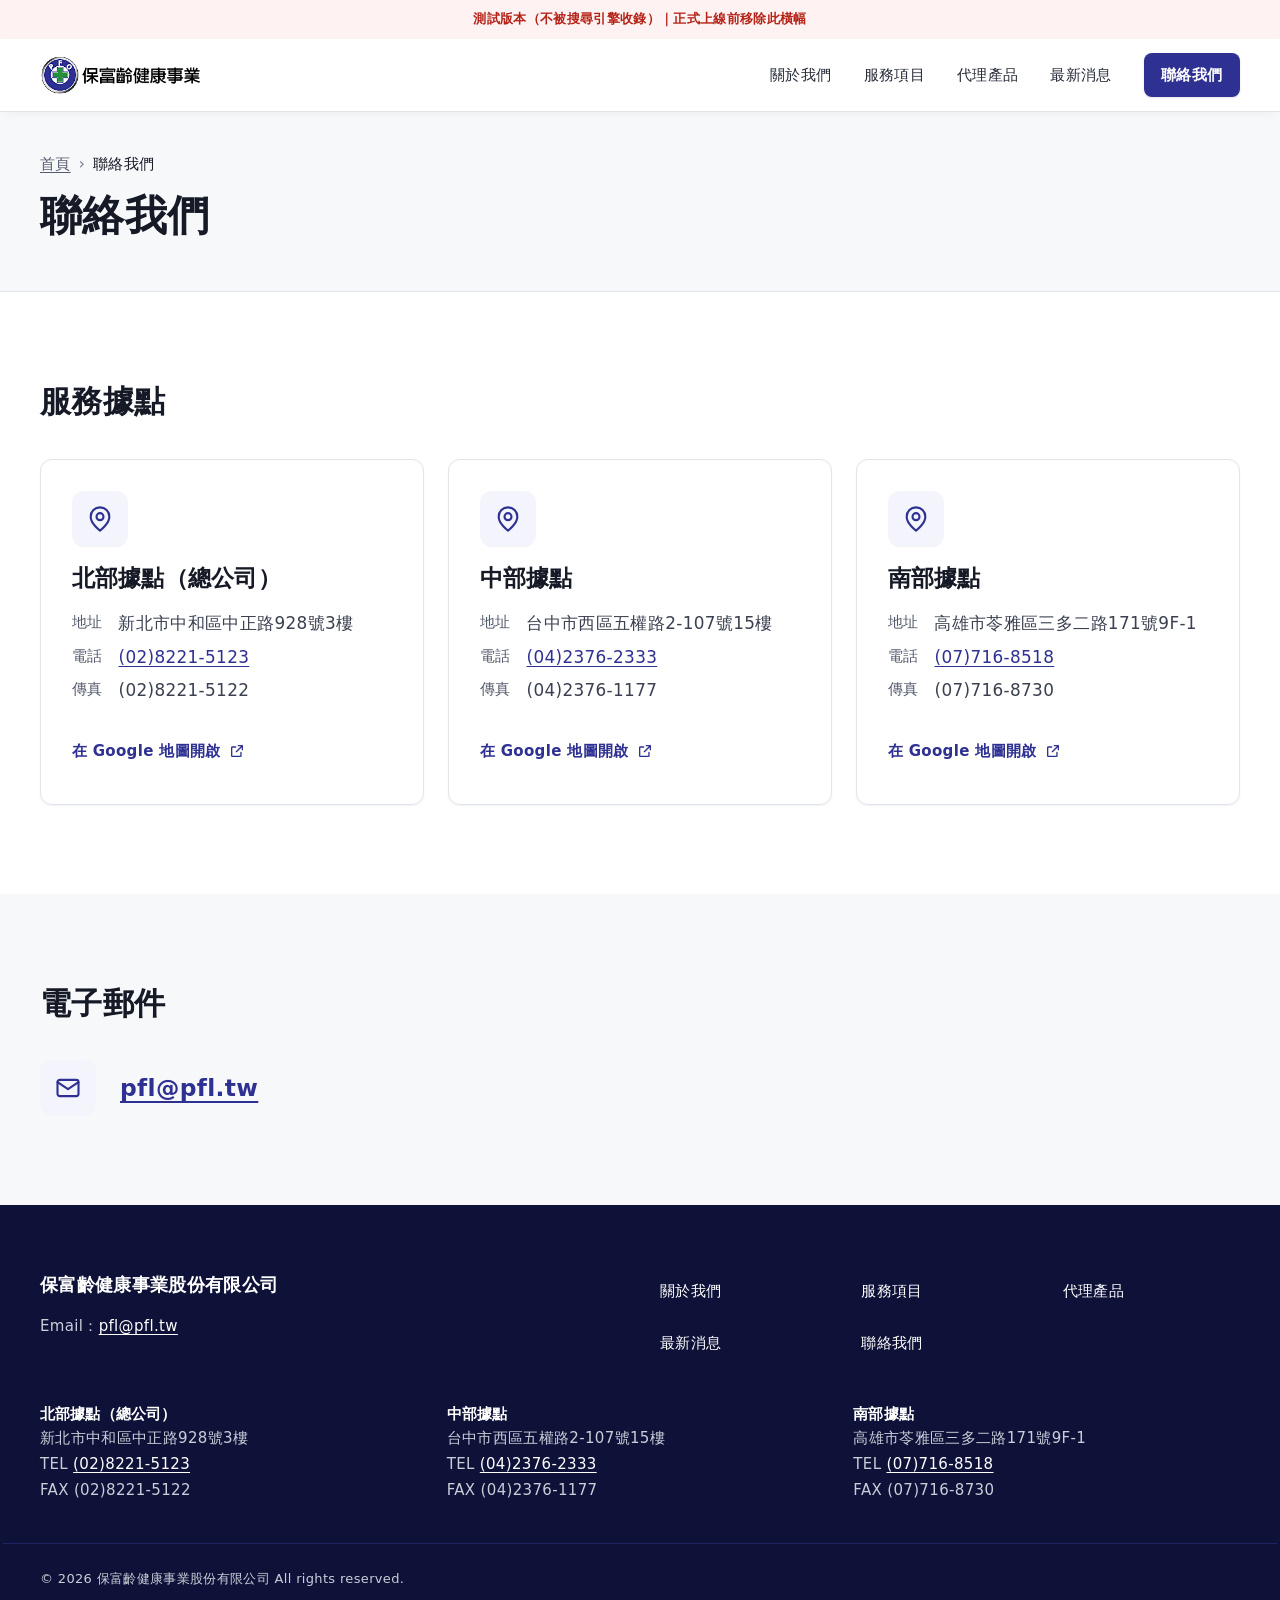
<file: PFO-v2/contact/index.html>
<!doctype html>
<!--
  PFO_NewWeb — /PFO-v2/contact/index.html
  P-09 聯絡我們
  - 本檔由 tools/gen_pages.py 產生，請勿直接修改。
  - 內容來源：舊站原文或經濟部登記資料；建議文字以 [PROPOSED COPY] 註解標示。
-->
<html lang="zh-Hant-TW" class="is-review">
<head>
  <meta charset="utf-8">
  <meta name="viewport" content="width=device-width, initial-scale=1, viewport-fit=cover">
  <!-- SEO（PHASE 8）：由 tools/gen_pages.py 產生，網域設定見 SITE_ORIGIN / SITE_BASE_PATH -->
  <meta name="robots" content="noindex, nofollow">
  <link rel="canonical" href="https://www.newimage2023.com.tw/PFO-v2/contact/">
  <title>聯絡我們：北中南服務據點｜保富齡健康事業</title>
  <meta name="description" content="北部據點（總公司）(02)8221-5123、中部據點 (04)2376-2333、南部據點 (07)716-8518，Email pfl@pfl.tw。提供各據點地址、電話與傳真。">
  <meta name="theme-color" content="#151A4D">

  <!-- Favicon：暫用圖檔，G1 正式 Logo 取得後覆蓋同名檔案 -->
  <link rel="icon" href="../assets/icons/favicon.ico" sizes="32x32">
  <link rel="icon" href="../assets/icons/favicon.svg" type="image/svg+xml">
  <link rel="apple-touch-icon" href="../assets/icons/apple-touch-icon.png">

  <!-- Open Graph / 社群分享（og:image 為暫用圖，G1 後覆蓋同名檔案） -->
  <meta property="og:type" content="website">
  <meta property="og:site_name" content="保富齡健康事業股份有限公司">
  <meta property="og:locale" content="zh_TW">
  <meta property="og:title" content="聯絡我們：北中南服務據點">
  <meta property="og:description" content="北部據點（總公司）(02)8221-5123、中部據點 (04)2376-2333、南部據點 (07)716-8518，Email pfl@pfl.tw。提供各據點地址、電話與傳真。">
  <meta property="og:url" content="https://www.newimage2023.com.tw/PFO-v2/contact/">
  <meta property="og:image" content="https://www.newimage2023.com.tw/PFO-v2/assets/img/og-default.png">
  <meta property="og:image:width" content="1200">
  <meta property="og:image:height" content="630">
  <meta property="og:image:alt" content="保富齡健康事業股份有限公司">
  <meta name="twitter:card" content="summary_large_image">

  <!-- 結構化資料（Schema.org JSON-LD） -->
  <script type="application/ld+json">
{
  "@context": "https://schema.org",
  "@type": "Organization",
  "@id": "https://www.newimage2023.com.tw/PFO-v2/#organization",
  "name": "保富齡健康事業股份有限公司",
  "legalName": "保富齡健康事業股份有限公司",
  "url": "https://www.newimage2023.com.tw/PFO-v2/",
  "logo": "https://www.newimage2023.com.tw/PFO-v2/assets/img/logo.gif",
  "email": "pfl@pfl.tw",
  "telephone": "+886-2-8221-5123",
  "faxNumber": "+886-2-8221-5122",
  "foundingDate": "2011-09-05",
  "address": {
    "@type": "PostalAddress",
    "streetAddress": "中正路928號3樓",
    "addressLocality": "中和區",
    "addressRegion": "新北市",
    "addressCountry": "TW"
  },
  "location": [
    {
      "@type": "Place",
      "name": "北部據點（總公司）",
      "telephone": "+886-2-8221-5123",
      "faxNumber": "+886-2-8221-5122",
      "address": {
        "@type": "PostalAddress",
        "streetAddress": "新北市中和區中正路928號3樓",
        "addressCountry": "TW"
      }
    },
    {
      "@type": "Place",
      "name": "中部據點",
      "telephone": "+886-4-2376-2333",
      "faxNumber": "+886-4-2376-1177",
      "address": {
        "@type": "PostalAddress",
        "streetAddress": "台中市西區五權路2-107號15樓",
        "addressCountry": "TW"
      }
    },
    {
      "@type": "Place",
      "name": "南部據點",
      "telephone": "+886-7-716-8518",
      "faxNumber": "+886-7-716-8730",
      "address": {
        "@type": "PostalAddress",
        "streetAddress": "高雄市苓雅區三多二路171號9F-1",
        "addressCountry": "TW"
      }
    }
  ]
}
  </script>
  <script type="application/ld+json">
{
  "@context": "https://schema.org",
  "@type": "BreadcrumbList",
  "itemListElement": [
    {
      "@type": "ListItem",
      "position": 1,
      "name": "首頁",
      "item": "https://www.newimage2023.com.tw/PFO-v2/"
    },
    {
      "@type": "ListItem",
      "position": 2,
      "name": "聯絡我們",
      "item": "https://www.newimage2023.com.tw/PFO-v2/contact/"
    }
  ]
}
  </script>

  <link rel="stylesheet" href="../assets/css/site.min.css?v=4b18b3eece">
  <script src="../assets/js/main.min.js?v=6b06497ffa" defer></script>
</head>
<body class="pfo">

  <a class="pfo-skip" href="#main">跳至主要內容</a>

  <aside class="pfo-review-banner" aria-label="測試版本提示"><p>測試版本（不被搜尋引擎收錄）｜正式上線前移除此橫幅</p></aside>

  <!-- ================= Header ================= -->
  <header class="pfo-header">
    <div class="pfo-header__inner">
      <a class="pfo-header__logo" href="../" aria-label="保富齡健康事業股份有限公司 首頁">
        <!-- 暫用舊站 Logo（273×68）：WebP（無損，tools/perf/optimize_images.py 產生）＋ GIF 備援。
             首屏圖片：不設 lazy。取得向量檔（G1）後改為 SVG，中文字標改用 gray-900 -->
        <picture>
          <source srcset="../assets/img/logo.webp" type="image/webp">
          <img src="../assets/img/logo.gif" width="273" height="68" alt="保富齡健康事業股份有限公司">
        </picture>
      </a>

      <nav class="pfo-nav" aria-label="主選單">
        <ul class="pfo-nav__list">
          <li><a class="pfo-nav__link" href="../about/">關於我們</a></li>
          <li><a class="pfo-nav__link" href="../services/">服務項目</a></li>
          <li><a class="pfo-nav__link" href="../products/">代理產品</a></li>
          <li><a class="pfo-nav__link" href="../news/">最新消息</a></li>
        </ul>
        <a class="pfo-btn pfo-btn--primary pfo-btn--sm" href="../contact/" aria-current="page">聯絡我們</a>
      </nav>

      <div class="pfo-header__actions">
        <a class="pfo-icon-btn" href="tel:+886282215123" aria-label="撥打總公司電話 (02)8221-5123">
          <svg viewBox="0 0 24 24" fill="none" stroke="currentColor" stroke-width="1.8" stroke-linecap="round" stroke-linejoin="round" aria-hidden="true" focusable="false"><path d="M22 16.9v3a2 2 0 0 1-2.2 2 19.8 19.8 0 0 1-8.6-3.1 19.5 19.5 0 0 1-6-6A19.8 19.8 0 0 1 2.1 4.2 2 2 0 0 1 4.1 2h3a2 2 0 0 1 2 1.7c.1.9.4 1.8.7 2.7a2 2 0 0 1-.5 2.1L8 9.8a16 16 0 0 0 6 6l1.3-1.3a2 2 0 0 1 2.1-.4c.9.3 1.8.6 2.7.7a2 2 0 0 1 1.7 2z"/></svg>
        </a>
        <button class="pfo-icon-btn" type="button" data-menu-toggle aria-controls="mobile-menu" aria-expanded="false" aria-label="開啟選單">
          <svg data-icon="open" viewBox="0 0 24 24" fill="none" stroke="currentColor" stroke-width="2" stroke-linecap="round" aria-hidden="true" focusable="false"><path d="M4 7h16M4 12h16M4 17h16"/></svg>
          <svg data-icon="close" hidden viewBox="0 0 24 24" fill="none" stroke="currentColor" stroke-width="2" stroke-linecap="round" aria-hidden="true" focusable="false"><path d="M6 6l12 12M18 6L6 18"/></svg>
        </button>
      </div>
    </div>

    <!-- Mobile menu（< 1024px），由 main.js 控制 -->
    <nav class="pfo-mobile-menu" id="mobile-menu" aria-label="行動版選單" hidden>
      <ul class="pfo-mobile-menu__list">
        <li><a class="pfo-mobile-menu__link" href="../about/">關於我們</a></li>
        <li><a class="pfo-mobile-menu__link" href="../services/">服務項目</a></li>
        <li><a class="pfo-mobile-menu__link" href="../products/">代理產品</a></li>
        <li><a class="pfo-mobile-menu__link" href="../news/">最新消息</a></li>
        <li><a class="pfo-mobile-menu__link" href="../contact/" aria-current="page">聯絡我們</a></li>
      </ul>
      <div class="pfo-mobile-menu__phones">
        <p class="pfo-mobile-menu__phones-title">撥打電話</p>
        <ul>
          <li><a href="tel:+886282215123"><span>北部據點（總公司）</span><span>(02)8221-5123</span></a></li>
          <li><a href="tel:+886423762333"><span>中部據點</span><span>(04)2376-2333</span></a></li>
          <li><a href="tel:+88677168518"><span>南部據點</span><span>(07)716-8518</span></a></li>
        </ul>
      </div>
    </nav>
  </header>

  <main id="main" tabindex="-1">
    <div class="pfo-page-head">
      <div class="pfo-container">
        <nav class="pfo-breadcrumb" aria-label="麵包屑">
          <ol><li><a href="../">首頁</a></li><li><span aria-current="page">聯絡我們</span></li></ol>
        </nav>
        <h1>聯絡我們</h1>
      </div>
    </div>

    <section class="pfo-section" aria-labelledby="offices-title">
      <div class="pfo-container">
        <div class="pfo-section__head"><h2 id="offices-title">服務據點</h2></div>
        <!-- H4 定案：沿用舊站據點資料（總公司地址依經濟部登記寫「3樓」）。營業時間：舊站無資料，不顯示 -->
        <div class="pfo-grid pfo-grid--3">
          <article class="pfo-card pfo-office">
            <span class="pfo-icon-badge" aria-hidden="true">
              <svg viewBox="0 0 24 24" fill="none" stroke="currentColor" stroke-width="1.8" stroke-linecap="round" stroke-linejoin="round" aria-hidden="true" focusable="false"><path d="M20 10c0 6-8 12-8 12s-8-6-8-12a8 8 0 0 1 16 0z"/><circle cx="12" cy="10" r="3"/></svg>
            </span>
            <h3>北部據點（總公司）</h3>
            <dl>
              <dt>地址</dt><dd>新北市中和區中正路<span class="nowrap">928號3樓</span></dd>
              <dt>電話</dt><dd><a href="tel:+886282215123">(02)8221-5123</a></dd>
              <dt>傳真</dt><dd>(02)8221-5122</dd>
            </dl>
            <!-- [PROPOSED] 外部地圖連結，不嵌入 iframe -->
            <p class="pfo-office__actions"><a class="pfo-link-arrow" href="https://www.google.com/maps/search/?api=1&query=%E6%96%B0%E5%8C%97%E5%B8%82%E4%B8%AD%E5%92%8C%E5%8D%80%E4%B8%AD%E6%AD%A3%E8%B7%AF928%E8%99%9F3%E6%A8%93" target="_blank" rel="noopener">在 Google 地圖開啟<span class="visually-hidden">：北部據點（總公司）（另開新視窗）</span>
                <svg viewBox="0 0 24 24" width="16" height="16" fill="none" stroke="currentColor" stroke-width="2" stroke-linecap="round" stroke-linejoin="round" aria-hidden="true" focusable="false"><path d="M14 4h6v6M20 4l-9 9M18 14v5a1 1 0 0 1-1 1H5a1 1 0 0 1-1-1V7a1 1 0 0 1 1-1h5"/></svg>
              </a></p>
          </article>
          <article class="pfo-card pfo-office">
            <span class="pfo-icon-badge" aria-hidden="true">
              <svg viewBox="0 0 24 24" fill="none" stroke="currentColor" stroke-width="1.8" stroke-linecap="round" stroke-linejoin="round" aria-hidden="true" focusable="false"><path d="M20 10c0 6-8 12-8 12s-8-6-8-12a8 8 0 0 1 16 0z"/><circle cx="12" cy="10" r="3"/></svg>
            </span>
            <h3>中部據點</h3>
            <dl>
              <dt>地址</dt><dd>台中市西區五權路<span class="nowrap">2-107號15樓</span></dd>
              <dt>電話</dt><dd><a href="tel:+886423762333">(04)2376-2333</a></dd>
              <dt>傳真</dt><dd>(04)2376-1177</dd>
            </dl>
            <!-- [PROPOSED] 外部地圖連結，不嵌入 iframe -->
            <p class="pfo-office__actions"><a class="pfo-link-arrow" href="https://www.google.com/maps/search/?api=1&query=%E5%8F%B0%E4%B8%AD%E5%B8%82%E8%A5%BF%E5%8D%80%E4%BA%94%E6%AC%8A%E8%B7%AF2-107%E8%99%9F15%E6%A8%93" target="_blank" rel="noopener">在 Google 地圖開啟<span class="visually-hidden">：中部據點（另開新視窗）</span>
                <svg viewBox="0 0 24 24" width="16" height="16" fill="none" stroke="currentColor" stroke-width="2" stroke-linecap="round" stroke-linejoin="round" aria-hidden="true" focusable="false"><path d="M14 4h6v6M20 4l-9 9M18 14v5a1 1 0 0 1-1 1H5a1 1 0 0 1-1-1V7a1 1 0 0 1 1-1h5"/></svg>
              </a></p>
          </article>
          <article class="pfo-card pfo-office">
            <span class="pfo-icon-badge" aria-hidden="true">
              <svg viewBox="0 0 24 24" fill="none" stroke="currentColor" stroke-width="1.8" stroke-linecap="round" stroke-linejoin="round" aria-hidden="true" focusable="false"><path d="M20 10c0 6-8 12-8 12s-8-6-8-12a8 8 0 0 1 16 0z"/><circle cx="12" cy="10" r="3"/></svg>
            </span>
            <h3>南部據點</h3>
            <dl>
              <dt>地址</dt><dd>高雄市苓雅區三多二路<span class="nowrap">171號9F-1</span></dd>
              <dt>電話</dt><dd><a href="tel:+88677168518">(07)716-8518</a></dd>
              <dt>傳真</dt><dd>(07)716-8730</dd>
            </dl>
            <!-- [PROPOSED] 外部地圖連結，不嵌入 iframe -->
            <p class="pfo-office__actions"><a class="pfo-link-arrow" href="https://www.google.com/maps/search/?api=1&query=%E9%AB%98%E9%9B%84%E5%B8%82%E8%8B%93%E9%9B%85%E5%8D%80%E4%B8%89%E5%A4%9A%E4%BA%8C%E8%B7%AF171%E8%99%9F9F-1" target="_blank" rel="noopener">在 Google 地圖開啟<span class="visually-hidden">：南部據點（另開新視窗）</span>
                <svg viewBox="0 0 24 24" width="16" height="16" fill="none" stroke="currentColor" stroke-width="2" stroke-linecap="round" stroke-linejoin="round" aria-hidden="true" focusable="false"><path d="M14 4h6v6M20 4l-9 9M18 14v5a1 1 0 0 1-1 1H5a1 1 0 0 1-1-1V7a1 1 0 0 1 1-1h5"/></svg>
              </a></p>
          </article>
        </div>
      </div>
    </section>

    <section class="pfo-section pfo-section--subtle" aria-labelledby="email-title">
      <div class="pfo-container">
        <div class="pfo-section__head"><h2 id="email-title">電子郵件</h2></div>
        <!-- H5 定案：沿用舊站 Email。目前不設聯絡表單（H14） -->
        <div class="pfo-contact-email">
          <span class="pfo-icon-badge" aria-hidden="true"><svg viewBox="0 0 24 24" fill="none" stroke="currentColor" stroke-width="1.8" stroke-linecap="round" stroke-linejoin="round" aria-hidden="true" focusable="false"><rect x="3" y="5" width="18" height="14" rx="2"/><path d="M3 7l9 6 9-6"/></svg></span>
          <a href="mailto:pfl@pfl.tw">pfl@pfl.tw</a>
        </div>
      </div>
    </section>

  </main>

  <!-- ================= Footer（不放：彩新連結、統編、代表人、資本額） ================= -->
  <footer class="pfo-footer on-inverse">
    <h2 class="visually-hidden">公司資訊</h2>
    <div class="pfo-footer__inner">
      <div class="pfo-footer__brand">
        <p>保富齡健康事業股份有限公司</p>
        <p>Email：<a href="mailto:pfl@pfl.tw">pfl@pfl.tw</a></p>
      </div>

      <div class="pfo-footer__offices">
        <div class="pfo-footer__office">
          <h3>北部據點（總公司）</h3>
          <p>新北市中和區中正路<span class="nowrap">928號3樓</span></p>
          <p>TEL <a href="tel:+886282215123">(02)8221-5123</a></p>
          <p>FAX (02)8221-5122</p>
        </div>
        <div class="pfo-footer__office">
          <h3>中部據點</h3>
          <p>台中市西區五權路<span class="nowrap">2-107號15樓</span></p>
          <p>TEL <a href="tel:+886423762333">(04)2376-2333</a></p>
          <p>FAX (04)2376-1177</p>
        </div>
        <div class="pfo-footer__office">
          <h3>南部據點</h3>
          <p>高雄市苓雅區三多二路<span class="nowrap">171號9F-1</span></p>
          <p>TEL <a href="tel:+88677168518">(07)716-8518</a></p>
          <p>FAX (07)716-8730</p>
        </div>
      </div>

      <nav class="pfo-footer__links" aria-label="頁尾連結">
        <ul>
          <li><a href="../about/">關於我們</a></li>
          <li><a href="../services/">服務項目</a></li>
          <li><a href="../products/">代理產品</a></li>
          <li><a href="../news/">最新消息</a></li>
          <li><a href="../contact/">聯絡我們</a></li>
        </ul>
      </nav>
    </div>

    <!-- 版權格式沿用舊站；年份規則 [PROPOSED]：以上線年份為準 -->
    <p class="pfo-footer__bottom">© 2026 保富齡健康事業股份有限公司 All rights reserved.</p>
  </footer>

</body>
</html>
</file>
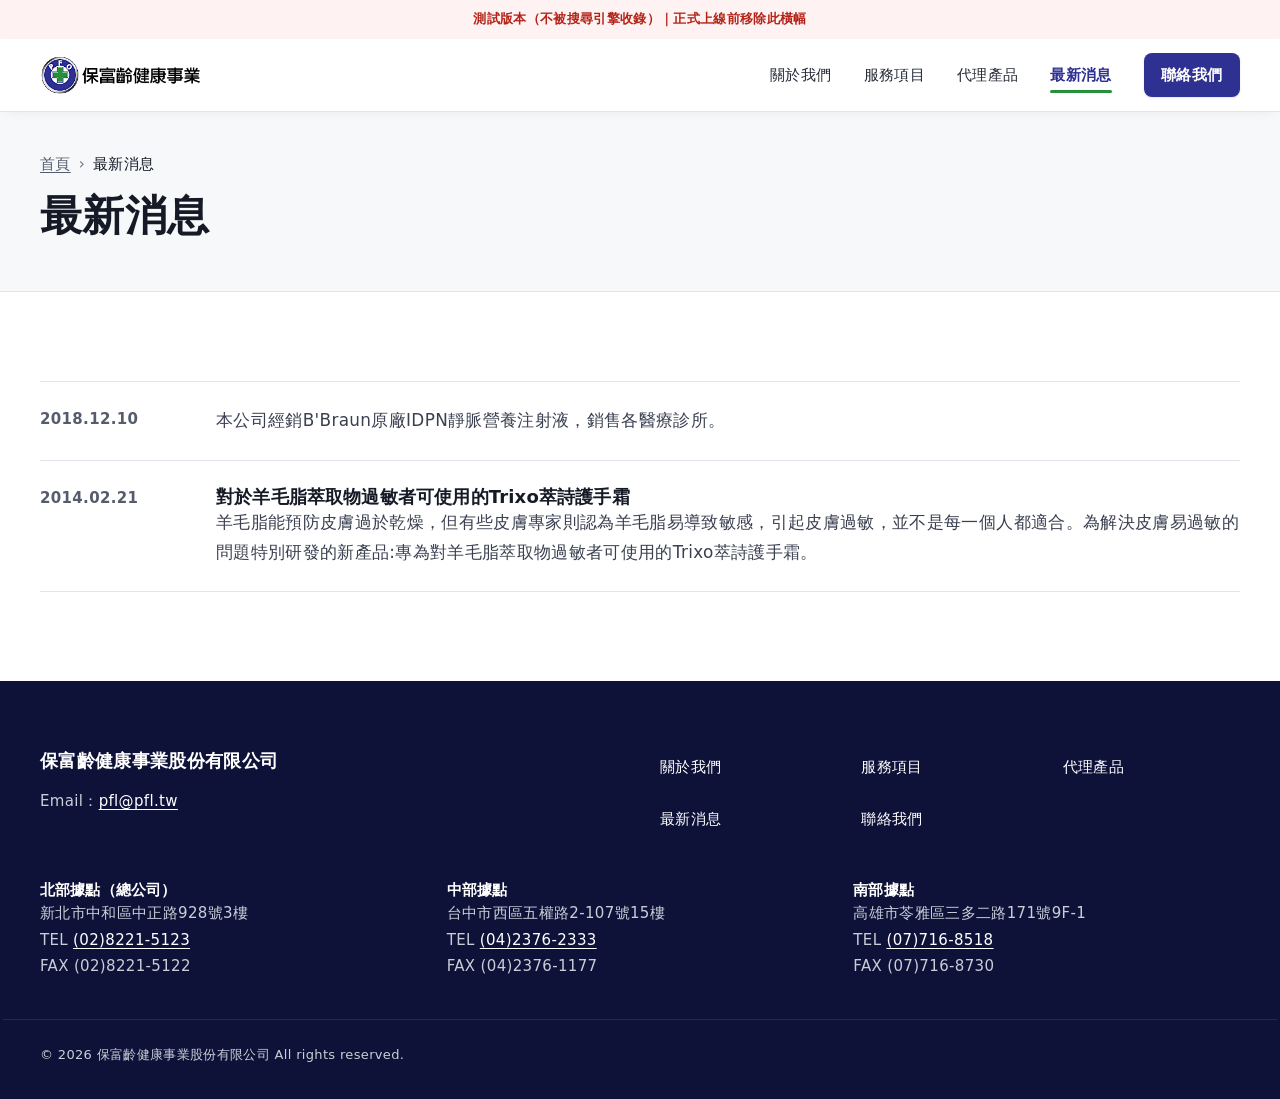
<file: PFO-v2/news/index.html>
<!doctype html>
<!--
  PFO_NewWeb — /PFO-v2/news/index.html
  P-07 最新消息
  - 本檔由 tools/gen_pages.py 產生，請勿直接修改。
  - 內容來源：舊站原文或經濟部登記資料；建議文字以 [PROPOSED COPY] 註解標示。
-->
<html lang="zh-Hant-TW" class="is-review">
<head>
  <meta charset="utf-8">
  <meta name="viewport" content="width=device-width, initial-scale=1, viewport-fit=cover">
  <!-- SEO（PHASE 8）：由 tools/gen_pages.py 產生，網域設定見 SITE_ORIGIN / SITE_BASE_PATH -->
  <meta name="robots" content="noindex, nofollow">
  <link rel="canonical" href="https://www.newimage2023.com.tw/PFO-v2/news/">
  <title>最新消息｜保富齡健康事業</title>
  <meta name="description" content="保富齡健康事業股份有限公司最新消息：經銷B&#x27;Braun原廠IDPN靜脈營養注射液；Trixo萃詩護手霜產品介紹。">
  <meta name="theme-color" content="#151A4D">

  <!-- Favicon：暫用圖檔，G1 正式 Logo 取得後覆蓋同名檔案 -->
  <link rel="icon" href="../assets/icons/favicon.ico" sizes="32x32">
  <link rel="icon" href="../assets/icons/favicon.svg" type="image/svg+xml">
  <link rel="apple-touch-icon" href="../assets/icons/apple-touch-icon.png">

  <!-- Open Graph / 社群分享（og:image 為暫用圖，G1 後覆蓋同名檔案） -->
  <meta property="og:type" content="website">
  <meta property="og:site_name" content="保富齡健康事業股份有限公司">
  <meta property="og:locale" content="zh_TW">
  <meta property="og:title" content="最新消息">
  <meta property="og:description" content="保富齡健康事業股份有限公司最新消息：經銷B&#x27;Braun原廠IDPN靜脈營養注射液；Trixo萃詩護手霜產品介紹。">
  <meta property="og:url" content="https://www.newimage2023.com.tw/PFO-v2/news/">
  <meta property="og:image" content="https://www.newimage2023.com.tw/PFO-v2/assets/img/og-default.png">
  <meta property="og:image:width" content="1200">
  <meta property="og:image:height" content="630">
  <meta property="og:image:alt" content="保富齡健康事業股份有限公司">
  <meta name="twitter:card" content="summary_large_image">

  <!-- 結構化資料（Schema.org JSON-LD） -->
  <script type="application/ld+json">
{
  "@context": "https://schema.org",
  "@type": "BreadcrumbList",
  "itemListElement": [
    {
      "@type": "ListItem",
      "position": 1,
      "name": "首頁",
      "item": "https://www.newimage2023.com.tw/PFO-v2/"
    },
    {
      "@type": "ListItem",
      "position": 2,
      "name": "最新消息",
      "item": "https://www.newimage2023.com.tw/PFO-v2/news/"
    }
  ]
}
  </script>

  <link rel="stylesheet" href="../assets/css/site.min.css?v=4b18b3eece">
  <script src="../assets/js/main.min.js?v=6b06497ffa" defer></script>
</head>
<body class="pfo">

  <a class="pfo-skip" href="#main">跳至主要內容</a>

  <aside class="pfo-review-banner" aria-label="測試版本提示"><p>測試版本（不被搜尋引擎收錄）｜正式上線前移除此橫幅</p></aside>

  <!-- ================= Header ================= -->
  <header class="pfo-header">
    <div class="pfo-header__inner">
      <a class="pfo-header__logo" href="../" aria-label="保富齡健康事業股份有限公司 首頁">
        <!-- 暫用舊站 Logo（273×68）：WebP（無損，tools/perf/optimize_images.py 產生）＋ GIF 備援。
             首屏圖片：不設 lazy。取得向量檔（G1）後改為 SVG，中文字標改用 gray-900 -->
        <picture>
          <source srcset="../assets/img/logo.webp" type="image/webp">
          <img src="../assets/img/logo.gif" width="273" height="68" alt="保富齡健康事業股份有限公司">
        </picture>
      </a>

      <nav class="pfo-nav" aria-label="主選單">
        <ul class="pfo-nav__list">
          <li><a class="pfo-nav__link" href="../about/">關於我們</a></li>
          <li><a class="pfo-nav__link" href="../services/">服務項目</a></li>
          <li><a class="pfo-nav__link" href="../products/">代理產品</a></li>
          <li><a class="pfo-nav__link" href="../news/" aria-current="page">最新消息</a></li>
        </ul>
        <a class="pfo-btn pfo-btn--primary pfo-btn--sm" href="../contact/">聯絡我們</a>
      </nav>

      <div class="pfo-header__actions">
        <a class="pfo-icon-btn" href="tel:+886282215123" aria-label="撥打總公司電話 (02)8221-5123">
          <svg viewBox="0 0 24 24" fill="none" stroke="currentColor" stroke-width="1.8" stroke-linecap="round" stroke-linejoin="round" aria-hidden="true" focusable="false"><path d="M22 16.9v3a2 2 0 0 1-2.2 2 19.8 19.8 0 0 1-8.6-3.1 19.5 19.5 0 0 1-6-6A19.8 19.8 0 0 1 2.1 4.2 2 2 0 0 1 4.1 2h3a2 2 0 0 1 2 1.7c.1.9.4 1.8.7 2.7a2 2 0 0 1-.5 2.1L8 9.8a16 16 0 0 0 6 6l1.3-1.3a2 2 0 0 1 2.1-.4c.9.3 1.8.6 2.7.7a2 2 0 0 1 1.7 2z"/></svg>
        </a>
        <button class="pfo-icon-btn" type="button" data-menu-toggle aria-controls="mobile-menu" aria-expanded="false" aria-label="開啟選單">
          <svg data-icon="open" viewBox="0 0 24 24" fill="none" stroke="currentColor" stroke-width="2" stroke-linecap="round" aria-hidden="true" focusable="false"><path d="M4 7h16M4 12h16M4 17h16"/></svg>
          <svg data-icon="close" hidden viewBox="0 0 24 24" fill="none" stroke="currentColor" stroke-width="2" stroke-linecap="round" aria-hidden="true" focusable="false"><path d="M6 6l12 12M18 6L6 18"/></svg>
        </button>
      </div>
    </div>

    <!-- Mobile menu（< 1024px），由 main.js 控制 -->
    <nav class="pfo-mobile-menu" id="mobile-menu" aria-label="行動版選單" hidden>
      <ul class="pfo-mobile-menu__list">
        <li><a class="pfo-mobile-menu__link" href="../about/">關於我們</a></li>
        <li><a class="pfo-mobile-menu__link" href="../services/">服務項目</a></li>
        <li><a class="pfo-mobile-menu__link" href="../products/">代理產品</a></li>
        <li><a class="pfo-mobile-menu__link" href="../news/" aria-current="page">最新消息</a></li>
        <li><a class="pfo-mobile-menu__link" href="../contact/">聯絡我們</a></li>
      </ul>
      <div class="pfo-mobile-menu__phones">
        <p class="pfo-mobile-menu__phones-title">撥打電話</p>
        <ul>
          <li><a href="tel:+886282215123"><span>北部據點（總公司）</span><span>(02)8221-5123</span></a></li>
          <li><a href="tel:+886423762333"><span>中部據點</span><span>(04)2376-2333</span></a></li>
          <li><a href="tel:+88677168518"><span>南部據點</span><span>(07)716-8518</span></a></li>
        </ul>
      </div>
    </nav>
  </header>

  <main id="main" tabindex="-1">
    <div class="pfo-page-head">
      <div class="pfo-container">
        <nav class="pfo-breadcrumb" aria-label="麵包屑">
          <ol><li><a href="../">首頁</a></li><li><span aria-current="page">最新消息</span></li></ol>
        </nav>
        <h1>最新消息</h1>
      </div>
    </div>

    <section class="pfo-section" aria-label="消息列表">
      <div class="pfo-container">
        <ul class="pfo-news">
          <li class="pfo-news__item">
            <time class="pfo-news__date" datetime="2018-12-10">2018.12.10</time>
            <div>
              <!-- 舊站首頁原文；無標題、無內頁（H13 定案）→ 只顯示摘要 -->
              <p>本公司經銷B'Braun原廠IDPN靜脈營養注射液，銷售各醫療診所。</p>
            </div>
          </li>
          <li class="pfo-news__item">
            <time class="pfo-news__date" datetime="2014-02-21">2014.02.21</time>
            <div>
              <h2 class="pfo-news__title"><a href="../news/2014-02-21-trixo-hand-cream/">對於羊毛脂萃取物過敏者可使用的Trixo萃詩護手霜</a></h2>
              <!-- 舊站 news_list.html 摘要原文 -->
              <p>羊毛脂能預防皮膚過於乾燥，但有些皮膚專家則認為羊毛脂易導致敏感，引起皮膚過敏，並不是每一個人都適合。為解決皮膚易過敏的問題特別研發的新產品:專為對羊毛脂萃取物過敏者可使用的Trixo萃詩護手霜。</p>
            </div>
          </li>
        </ul>
      </div>
    </section>

  </main>

  <!-- ================= Footer（不放：彩新連結、統編、代表人、資本額） ================= -->
  <footer class="pfo-footer on-inverse">
    <h2 class="visually-hidden">公司資訊</h2>
    <div class="pfo-footer__inner">
      <div class="pfo-footer__brand">
        <p>保富齡健康事業股份有限公司</p>
        <p>Email：<a href="mailto:pfl@pfl.tw">pfl@pfl.tw</a></p>
      </div>

      <div class="pfo-footer__offices">
        <div class="pfo-footer__office">
          <h3>北部據點（總公司）</h3>
          <p>新北市中和區中正路<span class="nowrap">928號3樓</span></p>
          <p>TEL <a href="tel:+886282215123">(02)8221-5123</a></p>
          <p>FAX (02)8221-5122</p>
        </div>
        <div class="pfo-footer__office">
          <h3>中部據點</h3>
          <p>台中市西區五權路<span class="nowrap">2-107號15樓</span></p>
          <p>TEL <a href="tel:+886423762333">(04)2376-2333</a></p>
          <p>FAX (04)2376-1177</p>
        </div>
        <div class="pfo-footer__office">
          <h3>南部據點</h3>
          <p>高雄市苓雅區三多二路<span class="nowrap">171號9F-1</span></p>
          <p>TEL <a href="tel:+88677168518">(07)716-8518</a></p>
          <p>FAX (07)716-8730</p>
        </div>
      </div>

      <nav class="pfo-footer__links" aria-label="頁尾連結">
        <ul>
          <li><a href="../about/">關於我們</a></li>
          <li><a href="../services/">服務項目</a></li>
          <li><a href="../products/">代理產品</a></li>
          <li><a href="../news/">最新消息</a></li>
          <li><a href="../contact/">聯絡我們</a></li>
        </ul>
      </nav>
    </div>

    <!-- 版權格式沿用舊站；年份規則 [PROPOSED]：以上線年份為準 -->
    <p class="pfo-footer__bottom">© 2026 保富齡健康事業股份有限公司 All rights reserved.</p>
  </footer>

</body>
</html>
</file>
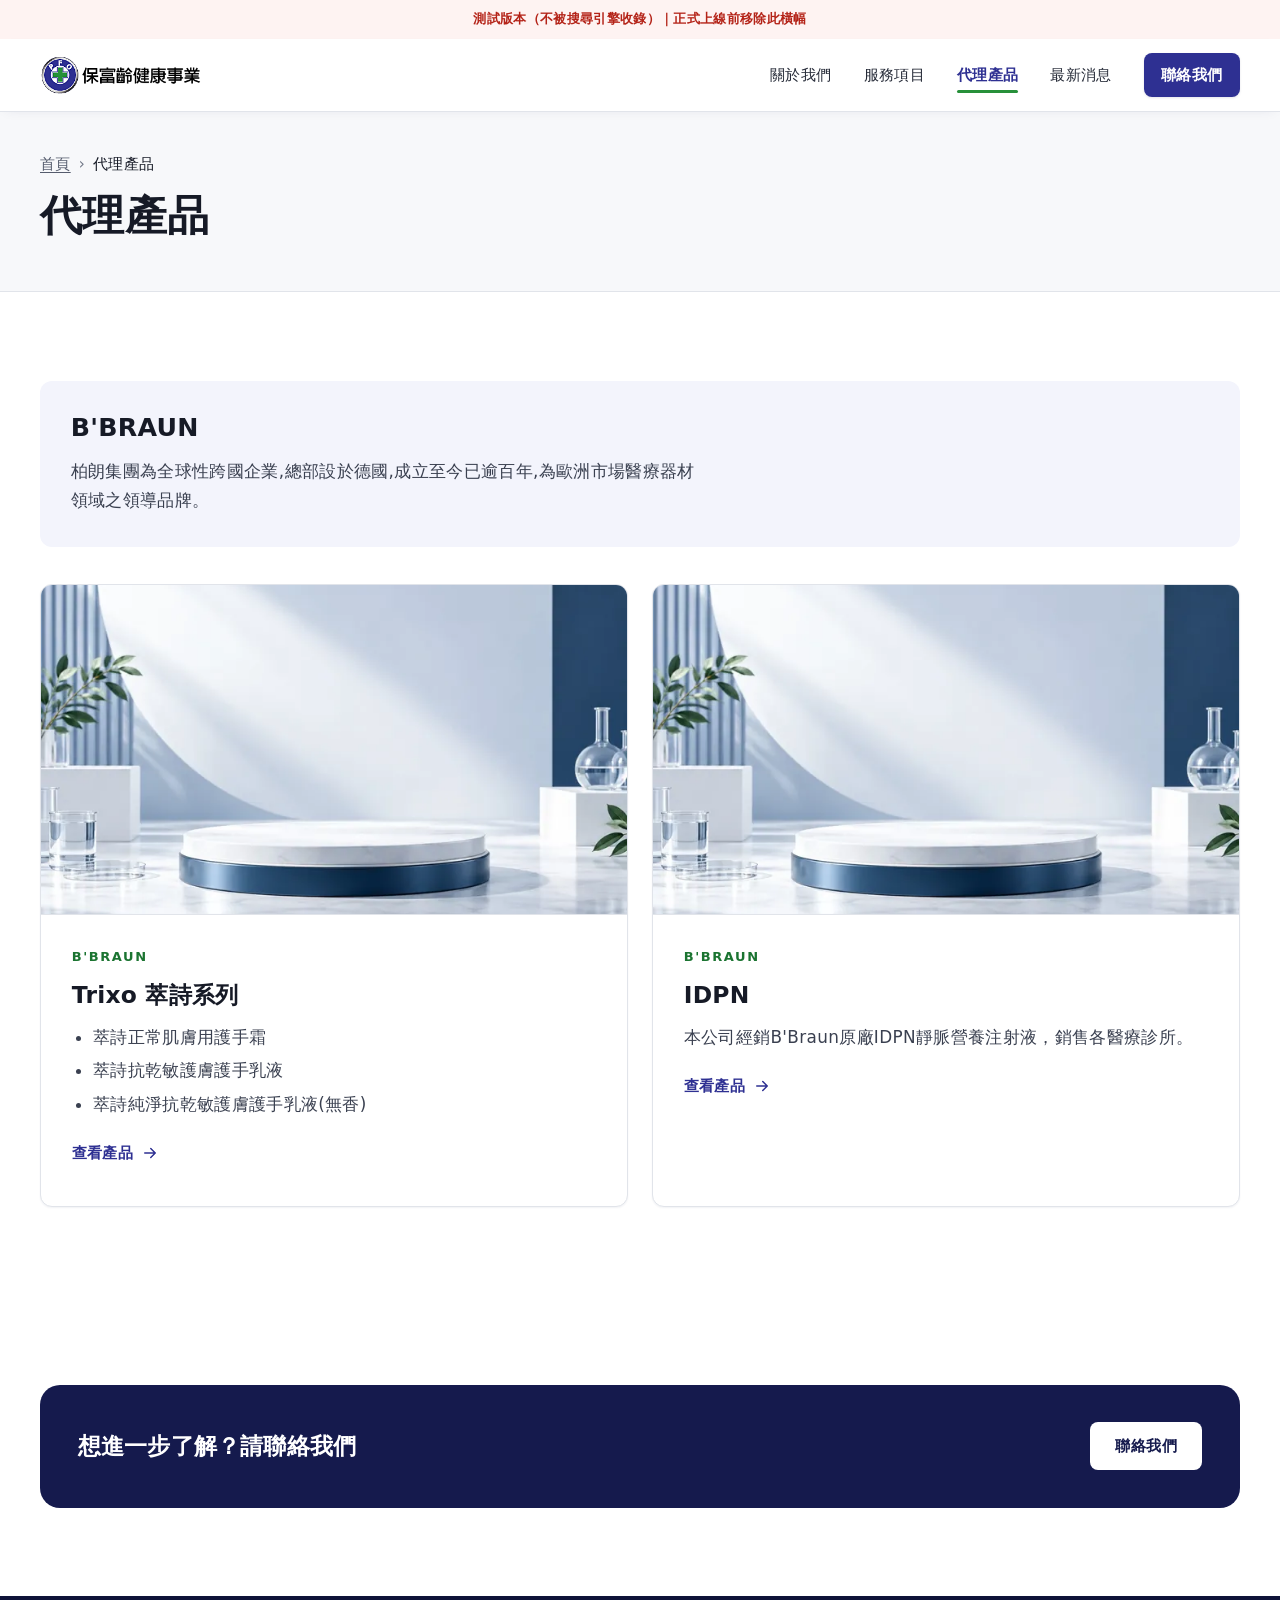
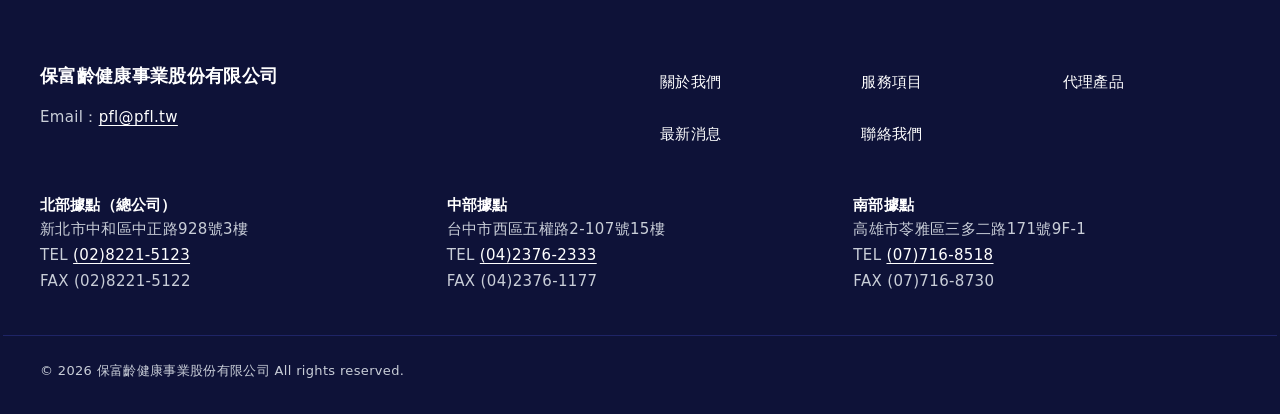
<file: PFO-v2/products/index.html>
<!doctype html>
<!--
  PFO_NewWeb — /PFO-v2/products/index.html
  P-04 代理產品總覽
  - 本檔由 tools/gen_pages.py 產生，請勿直接修改。
  - 內容來源：舊站原文或經濟部登記資料；建議文字以 [PROPOSED COPY] 註解標示。
-->
<html lang="zh-Hant-TW" class="is-review">
<head>
  <meta charset="utf-8">
  <meta name="viewport" content="width=device-width, initial-scale=1, viewport-fit=cover">
  <!-- SEO（PHASE 8）：由 tools/gen_pages.py 產生，網域設定見 SITE_ORIGIN / SITE_BASE_PATH -->
  <meta name="robots" content="noindex, nofollow">
  <link rel="canonical" href="https://www.newimage2023.com.tw/PFO-v2/products/">
  <title>代理產品：B&#x27;BRAUN Trixo 萃詩・IDPN｜保富齡健康事業</title>
  <meta name="description" content="保富齡代理B&#x27;BRAUN產品，包含Trixo萃詩護手霜與護手乳液系列，並經銷B&#x27;Braun原廠IDPN靜脈營養注射液，銷售各醫療診所。">
  <meta name="theme-color" content="#151A4D">

  <!-- Favicon：暫用圖檔，G1 正式 Logo 取得後覆蓋同名檔案 -->
  <link rel="icon" href="../assets/icons/favicon.ico" sizes="32x32">
  <link rel="icon" href="../assets/icons/favicon.svg" type="image/svg+xml">
  <link rel="apple-touch-icon" href="../assets/icons/apple-touch-icon.png">

  <!-- Open Graph / 社群分享（og:image 為暫用圖，G1 後覆蓋同名檔案） -->
  <meta property="og:type" content="website">
  <meta property="og:site_name" content="保富齡健康事業股份有限公司">
  <meta property="og:locale" content="zh_TW">
  <meta property="og:title" content="代理產品：B&#x27;BRAUN Trixo 萃詩・IDPN">
  <meta property="og:description" content="保富齡代理B&#x27;BRAUN產品，包含Trixo萃詩護手霜與護手乳液系列，並經銷B&#x27;Braun原廠IDPN靜脈營養注射液，銷售各醫療診所。">
  <meta property="og:url" content="https://www.newimage2023.com.tw/PFO-v2/products/">
  <meta property="og:image" content="https://www.newimage2023.com.tw/PFO-v2/assets/img/og-default.png">
  <meta property="og:image:width" content="1200">
  <meta property="og:image:height" content="630">
  <meta property="og:image:alt" content="保富齡健康事業股份有限公司">
  <meta name="twitter:card" content="summary_large_image">

  <!-- 結構化資料（Schema.org JSON-LD） -->
  <script type="application/ld+json">
{
  "@context": "https://schema.org",
  "@type": "BreadcrumbList",
  "itemListElement": [
    {
      "@type": "ListItem",
      "position": 1,
      "name": "首頁",
      "item": "https://www.newimage2023.com.tw/PFO-v2/"
    },
    {
      "@type": "ListItem",
      "position": 2,
      "name": "代理產品",
      "item": "https://www.newimage2023.com.tw/PFO-v2/products/"
    }
  ]
}
  </script>

  <link rel="stylesheet" href="../assets/css/site.min.css?v=4b18b3eece">
  <script src="../assets/js/main.min.js?v=6b06497ffa" defer></script>
</head>
<body class="pfo">

  <a class="pfo-skip" href="#main">跳至主要內容</a>

  <aside class="pfo-review-banner" aria-label="測試版本提示"><p>測試版本（不被搜尋引擎收錄）｜正式上線前移除此橫幅</p></aside>

  <!-- ================= Header ================= -->
  <header class="pfo-header">
    <div class="pfo-header__inner">
      <a class="pfo-header__logo" href="../" aria-label="保富齡健康事業股份有限公司 首頁">
        <!-- 暫用舊站 Logo（273×68）：WebP（無損，tools/perf/optimize_images.py 產生）＋ GIF 備援。
             首屏圖片：不設 lazy。取得向量檔（G1）後改為 SVG，中文字標改用 gray-900 -->
        <picture>
          <source srcset="../assets/img/logo.webp" type="image/webp">
          <img src="../assets/img/logo.gif" width="273" height="68" alt="保富齡健康事業股份有限公司">
        </picture>
      </a>

      <nav class="pfo-nav" aria-label="主選單">
        <ul class="pfo-nav__list">
          <li><a class="pfo-nav__link" href="../about/">關於我們</a></li>
          <li><a class="pfo-nav__link" href="../services/">服務項目</a></li>
          <li><a class="pfo-nav__link" href="../products/" aria-current="page">代理產品</a></li>
          <li><a class="pfo-nav__link" href="../news/">最新消息</a></li>
        </ul>
        <a class="pfo-btn pfo-btn--primary pfo-btn--sm" href="../contact/">聯絡我們</a>
      </nav>

      <div class="pfo-header__actions">
        <a class="pfo-icon-btn" href="tel:+886282215123" aria-label="撥打總公司電話 (02)8221-5123">
          <svg viewBox="0 0 24 24" fill="none" stroke="currentColor" stroke-width="1.8" stroke-linecap="round" stroke-linejoin="round" aria-hidden="true" focusable="false"><path d="M22 16.9v3a2 2 0 0 1-2.2 2 19.8 19.8 0 0 1-8.6-3.1 19.5 19.5 0 0 1-6-6A19.8 19.8 0 0 1 2.1 4.2 2 2 0 0 1 4.1 2h3a2 2 0 0 1 2 1.7c.1.9.4 1.8.7 2.7a2 2 0 0 1-.5 2.1L8 9.8a16 16 0 0 0 6 6l1.3-1.3a2 2 0 0 1 2.1-.4c.9.3 1.8.6 2.7.7a2 2 0 0 1 1.7 2z"/></svg>
        </a>
        <button class="pfo-icon-btn" type="button" data-menu-toggle aria-controls="mobile-menu" aria-expanded="false" aria-label="開啟選單">
          <svg data-icon="open" viewBox="0 0 24 24" fill="none" stroke="currentColor" stroke-width="2" stroke-linecap="round" aria-hidden="true" focusable="false"><path d="M4 7h16M4 12h16M4 17h16"/></svg>
          <svg data-icon="close" hidden viewBox="0 0 24 24" fill="none" stroke="currentColor" stroke-width="2" stroke-linecap="round" aria-hidden="true" focusable="false"><path d="M6 6l12 12M18 6L6 18"/></svg>
        </button>
      </div>
    </div>

    <!-- Mobile menu（< 1024px），由 main.js 控制 -->
    <nav class="pfo-mobile-menu" id="mobile-menu" aria-label="行動版選單" hidden>
      <ul class="pfo-mobile-menu__list">
        <li><a class="pfo-mobile-menu__link" href="../about/">關於我們</a></li>
        <li><a class="pfo-mobile-menu__link" href="../services/">服務項目</a></li>
        <li><a class="pfo-mobile-menu__link" href="../products/" aria-current="page">代理產品</a></li>
        <li><a class="pfo-mobile-menu__link" href="../news/">最新消息</a></li>
        <li><a class="pfo-mobile-menu__link" href="../contact/">聯絡我們</a></li>
      </ul>
      <div class="pfo-mobile-menu__phones">
        <p class="pfo-mobile-menu__phones-title">撥打電話</p>
        <ul>
          <li><a href="tel:+886282215123"><span>北部據點（總公司）</span><span>(02)8221-5123</span></a></li>
          <li><a href="tel:+886423762333"><span>中部據點</span><span>(04)2376-2333</span></a></li>
          <li><a href="tel:+88677168518"><span>南部據點</span><span>(07)716-8518</span></a></li>
        </ul>
      </div>
    </nav>
  </header>

  <main id="main" tabindex="-1">
    <div class="pfo-page-head">
      <div class="pfo-container">
        <nav class="pfo-breadcrumb" aria-label="麵包屑">
          <ol><li><a href="../">首頁</a></li><li><span aria-current="page">代理產品</span></li></ol>
        </nav>
        <h1>代理產品</h1>
      </div>
    </div>

    <section class="pfo-section" aria-labelledby="brand-title">
      <div class="pfo-container">
        <div class="pfo-brand-block">
          <h2 id="brand-title">B'BRAUN</h2>
          <!-- 舊站首頁 B'BRAUN 說明原文 -->
          <p>柏朗集團為全球性跨國企業,總部設於德國,成立至今已逾百年,為歐洲市場醫療器材領域之領導品牌。</p>
        </div>
        <div class="pfo-grid pfo-grid--2">
          <article class="pfo-card pfo-card--link pfo-product-card">
            <!-- 無授權產品圖（G5）；改用業主提供的展示台情境圖（裝飾用途） -->
            <div class="pfo-card__media"><picture><source type="image/webp" srcset="../assets/img/product-podium-480.webp 480w, ../assets/img/product-podium-720.webp 720w, ../assets/img/product-podium-960.webp 960w, ../assets/img/product-podium-1440.webp 1440w" sizes="(min-width: 1280px) 600px, (min-width: 768px) 50vw, 100vw"><img src="../assets/img/product-podium-960.jpg" width="960" height="720" alt="" loading="lazy" decoding="async"></picture></div>
            <div class="pfo-product-card__body">
              <p class="pfo-eyebrow">B'BRAUN</p>
              <h3>Trixo 萃詩系列</h3>
              <ul class="pfo-plain-list">
                <li>萃詩正常肌膚用護手霜</li><li>萃詩抗乾敏護膚護手乳液</li><li>萃詩純淨抗乾敏護膚護手乳液(無香)</li>
              </ul>
              <a class="pfo-link-arrow" href="../products/trixo/">查看產品<span class="visually-hidden">：Trixo 萃詩系列</span>
                <svg viewBox="0 0 24 24" width="18" height="18" fill="none" stroke="currentColor" stroke-width="2" stroke-linecap="round" stroke-linejoin="round" aria-hidden="true" focusable="false"><path d="M5 12h14M13 6l6 6-6 6"/></svg>
              </a>
            </div>
          </article>

          <article class="pfo-card pfo-card--link pfo-product-card">
            <!-- 不使用原廠產品圖（H11 定案）；改用業主提供的展示台情境圖（裝飾用途） -->
            <div class="pfo-card__media"><picture><source type="image/webp" srcset="../assets/img/product-podium-480.webp 480w, ../assets/img/product-podium-720.webp 720w, ../assets/img/product-podium-960.webp 960w, ../assets/img/product-podium-1440.webp 1440w" sizes="(min-width: 1280px) 600px, (min-width: 768px) 50vw, 100vw"><img src="../assets/img/product-podium-960.jpg" width="960" height="720" alt="" loading="lazy" decoding="async"></picture></div>
            <div class="pfo-product-card__body">
              <p class="pfo-eyebrow">B'BRAUN</p>
              <h3>IDPN</h3>
              <p>本公司經銷B'Braun原廠IDPN靜脈營養注射液，銷售各醫療診所。</p>
              <a class="pfo-link-arrow" href="../products/idpn/">查看產品<span class="visually-hidden">：IDPN</span>
                <svg viewBox="0 0 24 24" width="18" height="18" fill="none" stroke="currentColor" stroke-width="2" stroke-linecap="round" stroke-linejoin="round" aria-hidden="true" focusable="false"><path d="M5 12h14M13 6l6 6-6 6"/></svg>
              </a>
            </div>
          </article>
        </div>
      </div>
    </section>

    <section class="pfo-section" aria-labelledby="cta-title">
      <div class="pfo-container">
        <div class="pfo-cta on-inverse">
          <!-- [PROPOSED COPY] -->
          <h2 id="cta-title">想進一步了解？請聯絡我們</h2>
          <a class="pfo-btn pfo-btn--inverse" href="../contact/">聯絡我們</a>
        </div>
      </div>
    </section>

  </main>

  <!-- ================= Footer（不放：彩新連結、統編、代表人、資本額） ================= -->
  <footer class="pfo-footer on-inverse">
    <h2 class="visually-hidden">公司資訊</h2>
    <div class="pfo-footer__inner">
      <div class="pfo-footer__brand">
        <p>保富齡健康事業股份有限公司</p>
        <p>Email：<a href="mailto:pfl@pfl.tw">pfl@pfl.tw</a></p>
      </div>

      <div class="pfo-footer__offices">
        <div class="pfo-footer__office">
          <h3>北部據點（總公司）</h3>
          <p>新北市中和區中正路<span class="nowrap">928號3樓</span></p>
          <p>TEL <a href="tel:+886282215123">(02)8221-5123</a></p>
          <p>FAX (02)8221-5122</p>
        </div>
        <div class="pfo-footer__office">
          <h3>中部據點</h3>
          <p>台中市西區五權路<span class="nowrap">2-107號15樓</span></p>
          <p>TEL <a href="tel:+886423762333">(04)2376-2333</a></p>
          <p>FAX (04)2376-1177</p>
        </div>
        <div class="pfo-footer__office">
          <h3>南部據點</h3>
          <p>高雄市苓雅區三多二路<span class="nowrap">171號9F-1</span></p>
          <p>TEL <a href="tel:+88677168518">(07)716-8518</a></p>
          <p>FAX (07)716-8730</p>
        </div>
      </div>

      <nav class="pfo-footer__links" aria-label="頁尾連結">
        <ul>
          <li><a href="../about/">關於我們</a></li>
          <li><a href="../services/">服務項目</a></li>
          <li><a href="../products/">代理產品</a></li>
          <li><a href="../news/">最新消息</a></li>
          <li><a href="../contact/">聯絡我們</a></li>
        </ul>
      </nav>
    </div>

    <!-- 版權格式沿用舊站；年份規則 [PROPOSED]：以上線年份為準 -->
    <p class="pfo-footer__bottom">© 2026 保富齡健康事業股份有限公司 All rights reserved.</p>
  </footer>

</body>
</html>
</file>
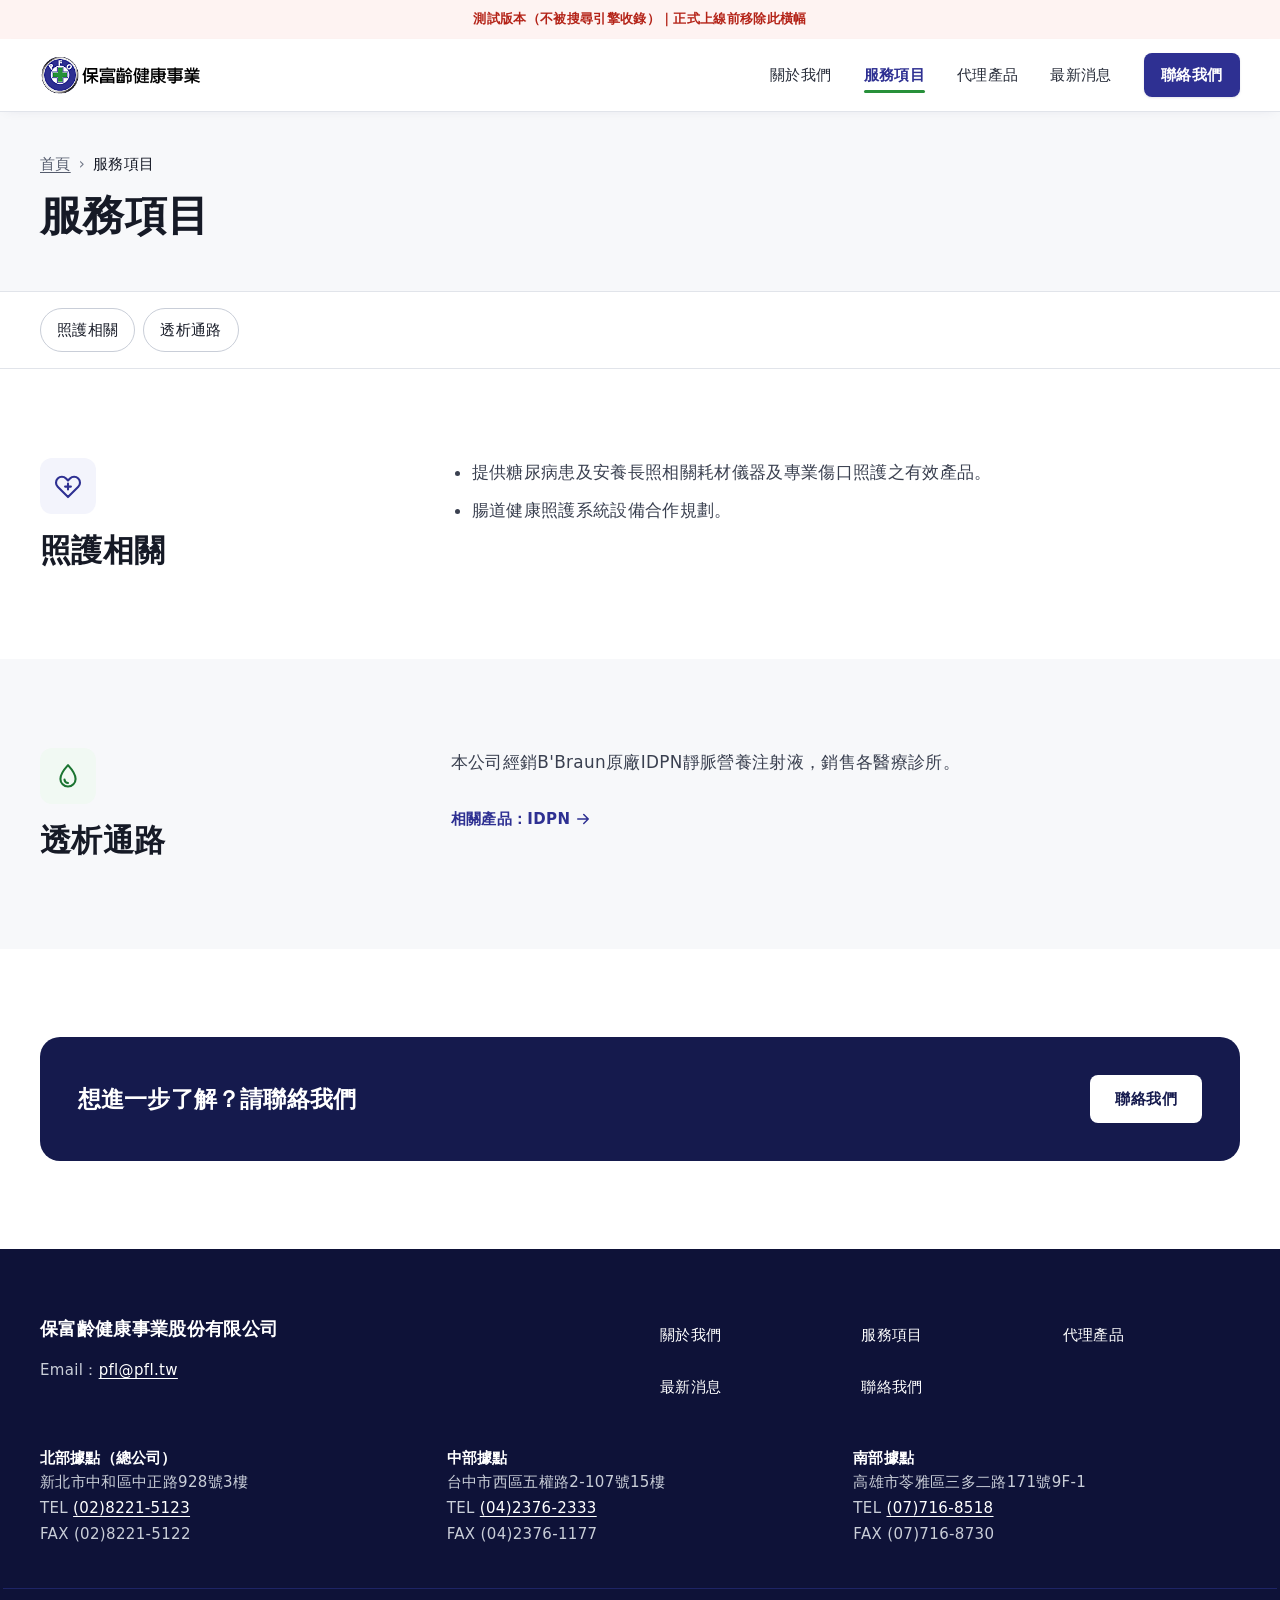
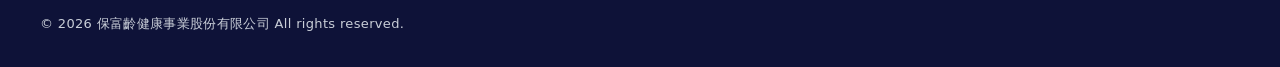
<file: PFO-v2/services/index.html>
<!doctype html>
<!--
  PFO_NewWeb — /PFO-v2/services/index.html
  P-03 服務項目
  - 本檔由 tools/gen_pages.py 產生，請勿直接修改。
  - 內容來源：舊站原文或經濟部登記資料；建議文字以 [PROPOSED COPY] 註解標示。
-->
<html lang="zh-Hant-TW" class="is-review">
<head>
  <meta charset="utf-8">
  <meta name="viewport" content="width=device-width, initial-scale=1, viewport-fit=cover">
  <!-- SEO（PHASE 8）：由 tools/gen_pages.py 產生，網域設定見 SITE_ORIGIN / SITE_BASE_PATH -->
  <meta name="robots" content="noindex, nofollow">
  <link rel="canonical" href="https://www.newimage2023.com.tw/PFO-v2/services/">
  <title>服務項目：照護相關・透析通路｜保富齡健康事業</title>
  <meta name="description" content="照護相關：提供糖尿病患及安養長照相關耗材儀器及專業傷口照護之有效產品，以及腸道健康照護系統設備合作規劃。透析通路：經銷B&#x27;Braun原廠IDPN靜脈營養注射液，銷售各醫療診所。">
  <meta name="theme-color" content="#151A4D">

  <!-- Favicon：暫用圖檔，G1 正式 Logo 取得後覆蓋同名檔案 -->
  <link rel="icon" href="../assets/icons/favicon.ico" sizes="32x32">
  <link rel="icon" href="../assets/icons/favicon.svg" type="image/svg+xml">
  <link rel="apple-touch-icon" href="../assets/icons/apple-touch-icon.png">

  <!-- Open Graph / 社群分享（og:image 為暫用圖，G1 後覆蓋同名檔案） -->
  <meta property="og:type" content="website">
  <meta property="og:site_name" content="保富齡健康事業股份有限公司">
  <meta property="og:locale" content="zh_TW">
  <meta property="og:title" content="服務項目：照護相關・透析通路">
  <meta property="og:description" content="照護相關：提供糖尿病患及安養長照相關耗材儀器及專業傷口照護之有效產品，以及腸道健康照護系統設備合作規劃。透析通路：經銷B&#x27;Braun原廠IDPN靜脈營養注射液，銷售各醫療診所。">
  <meta property="og:url" content="https://www.newimage2023.com.tw/PFO-v2/services/">
  <meta property="og:image" content="https://www.newimage2023.com.tw/PFO-v2/assets/img/og-default.png">
  <meta property="og:image:width" content="1200">
  <meta property="og:image:height" content="630">
  <meta property="og:image:alt" content="保富齡健康事業股份有限公司">
  <meta name="twitter:card" content="summary_large_image">

  <!-- 結構化資料（Schema.org JSON-LD） -->
  <script type="application/ld+json">
{
  "@context": "https://schema.org",
  "@type": "BreadcrumbList",
  "itemListElement": [
    {
      "@type": "ListItem",
      "position": 1,
      "name": "首頁",
      "item": "https://www.newimage2023.com.tw/PFO-v2/"
    },
    {
      "@type": "ListItem",
      "position": 2,
      "name": "服務項目",
      "item": "https://www.newimage2023.com.tw/PFO-v2/services/"
    }
  ]
}
  </script>

  <link rel="stylesheet" href="../assets/css/site.min.css?v=4b18b3eece">
  <script src="../assets/js/main.min.js?v=6b06497ffa" defer></script>
</head>
<body class="pfo">

  <a class="pfo-skip" href="#main">跳至主要內容</a>

  <aside class="pfo-review-banner" aria-label="測試版本提示"><p>測試版本（不被搜尋引擎收錄）｜正式上線前移除此橫幅</p></aside>

  <!-- ================= Header ================= -->
  <header class="pfo-header">
    <div class="pfo-header__inner">
      <a class="pfo-header__logo" href="../" aria-label="保富齡健康事業股份有限公司 首頁">
        <!-- 暫用舊站 Logo（273×68）：WebP（無損，tools/perf/optimize_images.py 產生）＋ GIF 備援。
             首屏圖片：不設 lazy。取得向量檔（G1）後改為 SVG，中文字標改用 gray-900 -->
        <picture>
          <source srcset="../assets/img/logo.webp" type="image/webp">
          <img src="../assets/img/logo.gif" width="273" height="68" alt="保富齡健康事業股份有限公司">
        </picture>
      </a>

      <nav class="pfo-nav" aria-label="主選單">
        <ul class="pfo-nav__list">
          <li><a class="pfo-nav__link" href="../about/">關於我們</a></li>
          <li><a class="pfo-nav__link" href="../services/" aria-current="page">服務項目</a></li>
          <li><a class="pfo-nav__link" href="../products/">代理產品</a></li>
          <li><a class="pfo-nav__link" href="../news/">最新消息</a></li>
        </ul>
        <a class="pfo-btn pfo-btn--primary pfo-btn--sm" href="../contact/">聯絡我們</a>
      </nav>

      <div class="pfo-header__actions">
        <a class="pfo-icon-btn" href="tel:+886282215123" aria-label="撥打總公司電話 (02)8221-5123">
          <svg viewBox="0 0 24 24" fill="none" stroke="currentColor" stroke-width="1.8" stroke-linecap="round" stroke-linejoin="round" aria-hidden="true" focusable="false"><path d="M22 16.9v3a2 2 0 0 1-2.2 2 19.8 19.8 0 0 1-8.6-3.1 19.5 19.5 0 0 1-6-6A19.8 19.8 0 0 1 2.1 4.2 2 2 0 0 1 4.1 2h3a2 2 0 0 1 2 1.7c.1.9.4 1.8.7 2.7a2 2 0 0 1-.5 2.1L8 9.8a16 16 0 0 0 6 6l1.3-1.3a2 2 0 0 1 2.1-.4c.9.3 1.8.6 2.7.7a2 2 0 0 1 1.7 2z"/></svg>
        </a>
        <button class="pfo-icon-btn" type="button" data-menu-toggle aria-controls="mobile-menu" aria-expanded="false" aria-label="開啟選單">
          <svg data-icon="open" viewBox="0 0 24 24" fill="none" stroke="currentColor" stroke-width="2" stroke-linecap="round" aria-hidden="true" focusable="false"><path d="M4 7h16M4 12h16M4 17h16"/></svg>
          <svg data-icon="close" hidden viewBox="0 0 24 24" fill="none" stroke="currentColor" stroke-width="2" stroke-linecap="round" aria-hidden="true" focusable="false"><path d="M6 6l12 12M18 6L6 18"/></svg>
        </button>
      </div>
    </div>

    <!-- Mobile menu（< 1024px），由 main.js 控制 -->
    <nav class="pfo-mobile-menu" id="mobile-menu" aria-label="行動版選單" hidden>
      <ul class="pfo-mobile-menu__list">
        <li><a class="pfo-mobile-menu__link" href="../about/">關於我們</a></li>
        <li><a class="pfo-mobile-menu__link" href="../services/" aria-current="page">服務項目</a></li>
        <li><a class="pfo-mobile-menu__link" href="../products/">代理產品</a></li>
        <li><a class="pfo-mobile-menu__link" href="../news/">最新消息</a></li>
        <li><a class="pfo-mobile-menu__link" href="../contact/">聯絡我們</a></li>
      </ul>
      <div class="pfo-mobile-menu__phones">
        <p class="pfo-mobile-menu__phones-title">撥打電話</p>
        <ul>
          <li><a href="tel:+886282215123"><span>北部據點（總公司）</span><span>(02)8221-5123</span></a></li>
          <li><a href="tel:+886423762333"><span>中部據點</span><span>(04)2376-2333</span></a></li>
          <li><a href="tel:+88677168518"><span>南部據點</span><span>(07)716-8518</span></a></li>
        </ul>
      </div>
    </nav>
  </header>

  <main id="main" tabindex="-1">
    <div class="pfo-page-head">
      <div class="pfo-container">
        <nav class="pfo-breadcrumb" aria-label="麵包屑">
          <ol><li><a href="../">首頁</a></li><li><span aria-current="page">服務項目</span></li></ol>
        </nav>
        <h1>服務項目</h1>
      </div>
    </div>

    <nav class="pfo-anchor-nav" aria-label="本頁段落">
      <div class="pfo-container">
        <ul><li><a href="#care">照護相關</a></li><li><a href="#dialysis">透析通路</a></li></ul>
      </div>
    </nav>

    <section class="pfo-section" id="care" aria-labelledby="care-title">
      <div class="pfo-container">
        <div class="pfo-split">
          <div class="pfo-split__head">
            <span class="pfo-icon-badge" aria-hidden="true"><svg viewBox="0 0 24 24" fill="none" stroke="currentColor" stroke-width="1.8" stroke-linecap="round" stroke-linejoin="round" aria-hidden="true" focusable="false"><path d="M20.8 5.6a5 5 0 0 0-7.1 0L12 7.3l-1.7-1.7a5 5 0 1 0-7.1 7.1L12 21.5l8.8-8.8a5 5 0 0 0 0-7.1z"/><path d="M12 10v5M9.5 12.5h5"/></svg></span>
            <h2 id="care-title">照護相關</h2>
          </div>
          <div class="pfo-split__body">
            <!-- 舊站 service.html 原文 -->
            <ul class="pfo-list">
              <li>提供糖尿病患及安養長照相關耗材儀器及專業傷口照護之有效產品。</li>
              <li>腸道健康照護系統設備合作規劃。</li>
            </ul>
          </div>
        </div>
      </div>
    </section>

    <section class="pfo-section pfo-section--subtle" id="dialysis" aria-labelledby="dialysis-title">
      <div class="pfo-container">
        <div class="pfo-split">
          <div class="pfo-split__head">
            <span class="pfo-icon-badge pfo-icon-badge--accent" aria-hidden="true"><svg viewBox="0 0 24 24" fill="none" stroke="currentColor" stroke-width="1.8" stroke-linecap="round" stroke-linejoin="round" aria-hidden="true" focusable="false"><path d="M12 2.7s-6.5 7.1-6.5 11.8a6.5 6.5 0 0 0 13 0C18.5 9.8 12 2.7 12 2.7z"/><path d="M9 15a3 3 0 0 0 3 3"/></svg></span>
            <h2 id="dialysis-title">透析通路</h2>
          </div>
          <div class="pfo-split__body">
            <!-- H7 定案：只放一句經銷事實（舊站 2018 消息原文）。
                 舊站本段原為彩新公司的合作單位數據，絕對不可引用 -->
            <p>本公司經銷B'Braun原廠IDPN靜脈營養注射液，銷售各醫療診所。</p>
            <p><a class="pfo-link-arrow" href="../products/idpn/">相關產品：IDPN
                <svg viewBox="0 0 24 24" width="18" height="18" fill="none" stroke="currentColor" stroke-width="2" stroke-linecap="round" stroke-linejoin="round" aria-hidden="true" focusable="false"><path d="M5 12h14M13 6l6 6-6 6"/></svg>
              </a></p>
          </div>
        </div>
      </div>
    </section>

    <section class="pfo-section" aria-labelledby="cta-title">
      <div class="pfo-container">
        <div class="pfo-cta on-inverse">
          <!-- [PROPOSED COPY] -->
          <h2 id="cta-title">想進一步了解？請聯絡我們</h2>
          <a class="pfo-btn pfo-btn--inverse" href="../contact/">聯絡我們</a>
        </div>
      </div>
    </section>

  </main>

  <!-- ================= Footer（不放：彩新連結、統編、代表人、資本額） ================= -->
  <footer class="pfo-footer on-inverse">
    <h2 class="visually-hidden">公司資訊</h2>
    <div class="pfo-footer__inner">
      <div class="pfo-footer__brand">
        <p>保富齡健康事業股份有限公司</p>
        <p>Email：<a href="mailto:pfl@pfl.tw">pfl@pfl.tw</a></p>
      </div>

      <div class="pfo-footer__offices">
        <div class="pfo-footer__office">
          <h3>北部據點（總公司）</h3>
          <p>新北市中和區中正路<span class="nowrap">928號3樓</span></p>
          <p>TEL <a href="tel:+886282215123">(02)8221-5123</a></p>
          <p>FAX (02)8221-5122</p>
        </div>
        <div class="pfo-footer__office">
          <h3>中部據點</h3>
          <p>台中市西區五權路<span class="nowrap">2-107號15樓</span></p>
          <p>TEL <a href="tel:+886423762333">(04)2376-2333</a></p>
          <p>FAX (04)2376-1177</p>
        </div>
        <div class="pfo-footer__office">
          <h3>南部據點</h3>
          <p>高雄市苓雅區三多二路<span class="nowrap">171號9F-1</span></p>
          <p>TEL <a href="tel:+88677168518">(07)716-8518</a></p>
          <p>FAX (07)716-8730</p>
        </div>
      </div>

      <nav class="pfo-footer__links" aria-label="頁尾連結">
        <ul>
          <li><a href="../about/">關於我們</a></li>
          <li><a href="../services/">服務項目</a></li>
          <li><a href="../products/">代理產品</a></li>
          <li><a href="../news/">最新消息</a></li>
          <li><a href="../contact/">聯絡我們</a></li>
        </ul>
      </nav>
    </div>

    <!-- 版權格式沿用舊站；年份規則 [PROPOSED]：以上線年份為準 -->
    <p class="pfo-footer__bottom">© 2026 保富齡健康事業股份有限公司 All rights reserved.</p>
  </footer>

</body>
</html>
</file>
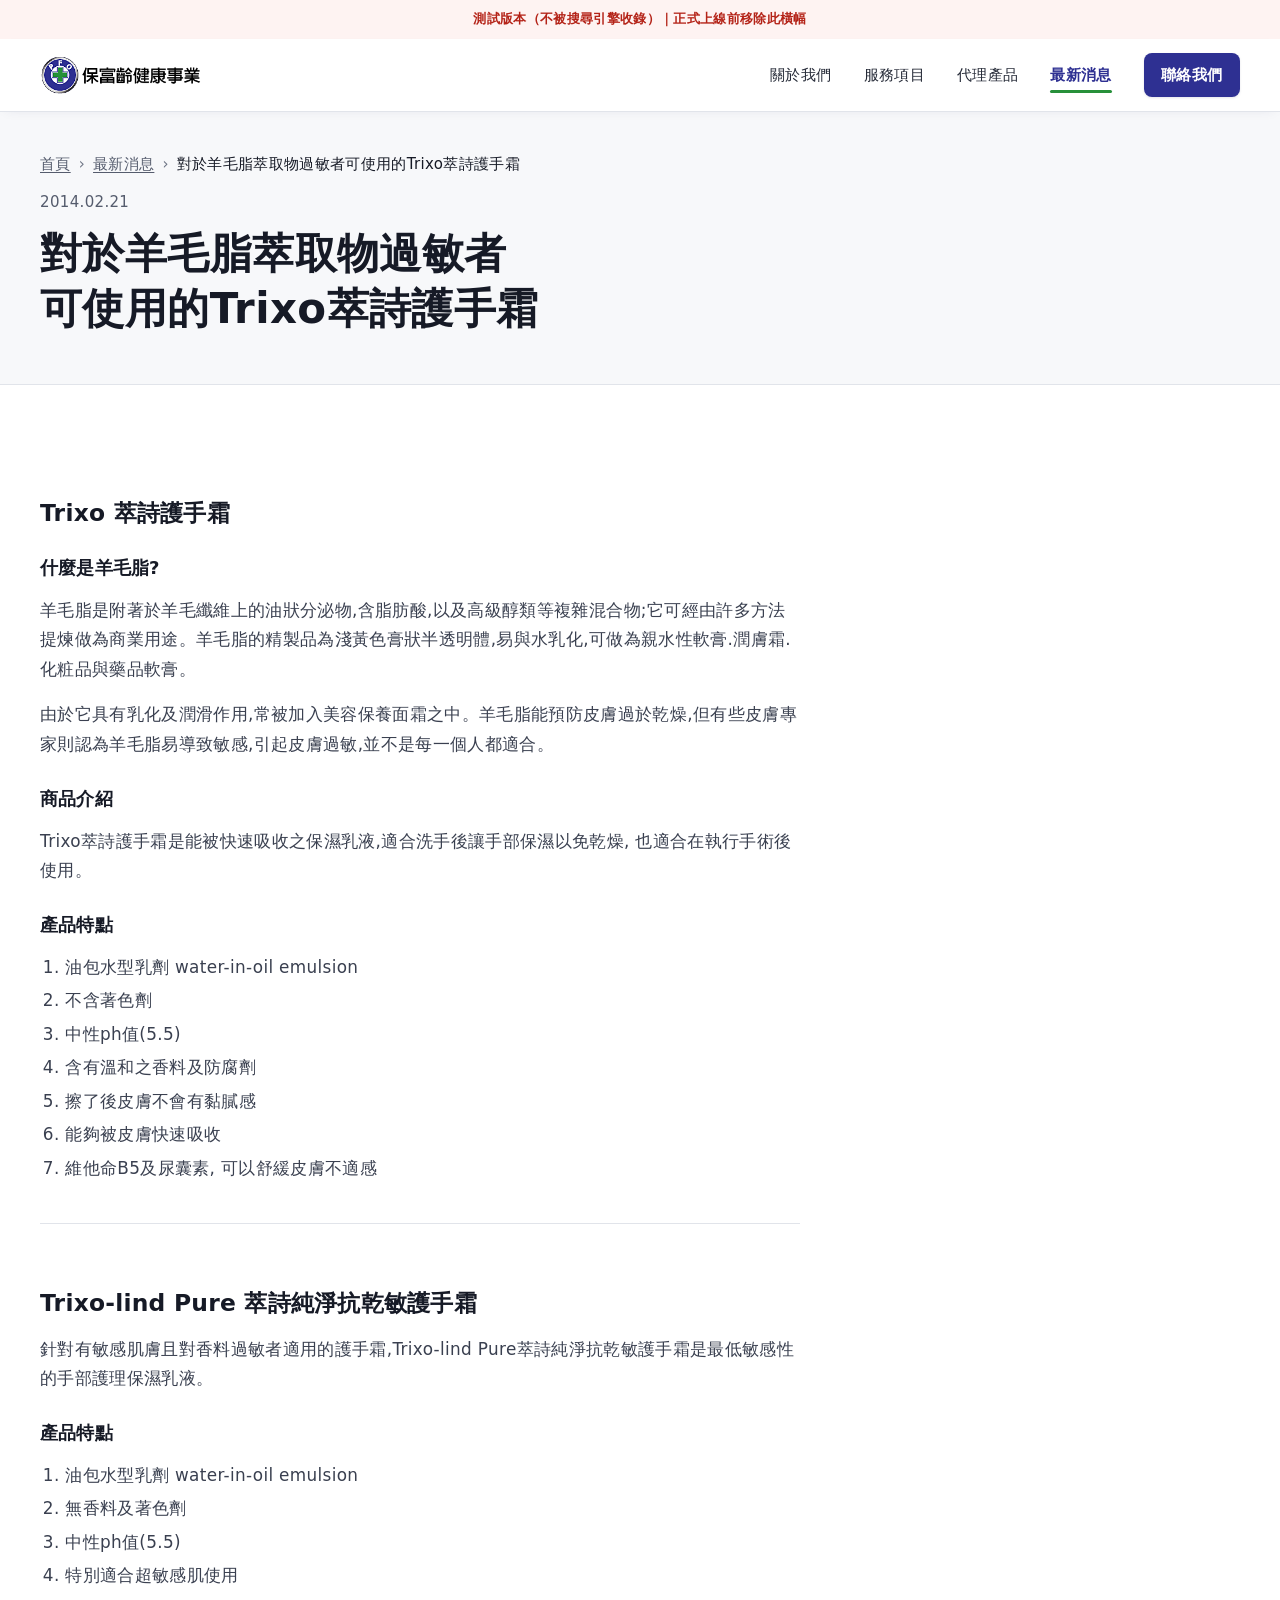
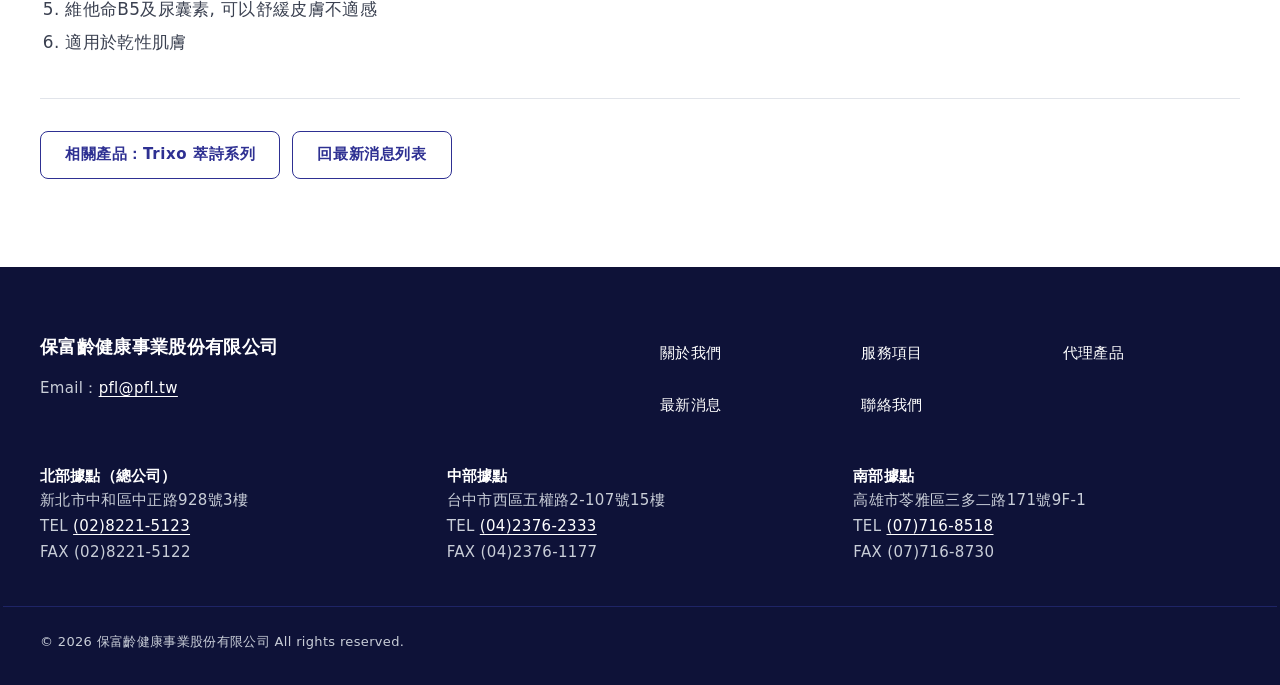
<file: PFO-v2/news/2014-02-21-trixo-hand-cream/index.html>
<!doctype html>
<!--
  PFO_NewWeb — /PFO-v2/news/2014-02-21-trixo-hand-cream/index.html
  P-08 新聞內頁（2014.02.21）
  - 本檔由 tools/gen_pages.py 產生，請勿直接修改。
  - 內容來源：舊站原文或經濟部登記資料；建議文字以 [PROPOSED COPY] 註解標示。
-->
<html lang="zh-Hant-TW" class="is-review">
<head>
  <meta charset="utf-8">
  <meta name="viewport" content="width=device-width, initial-scale=1, viewport-fit=cover">
  <!-- SEO（PHASE 8）：由 tools/gen_pages.py 產生，網域設定見 SITE_ORIGIN / SITE_BASE_PATH -->
  <meta name="robots" content="noindex, nofollow">
  <link rel="canonical" href="https://www.newimage2023.com.tw/PFO-v2/news/2014-02-21-trixo-hand-cream/">
  <title>對於羊毛脂萃取物過敏者可使用的Trixo萃詩護手霜｜保富齡健康事業</title>
  <meta name="description" content="羊毛脂易導致部分人皮膚敏感。Trixo萃詩護手霜是能被快速吸收之保濕乳液，油包水型乳劑、中性ph值(5.5)，含維他命B5及尿囊素，適合洗手後讓手部保濕。">
  <meta name="theme-color" content="#151A4D">

  <!-- Favicon：暫用圖檔，G1 正式 Logo 取得後覆蓋同名檔案 -->
  <link rel="icon" href="../../assets/icons/favicon.ico" sizes="32x32">
  <link rel="icon" href="../../assets/icons/favicon.svg" type="image/svg+xml">
  <link rel="apple-touch-icon" href="../../assets/icons/apple-touch-icon.png">

  <!-- Open Graph / 社群分享（og:image 為暫用圖，G1 後覆蓋同名檔案） -->
  <meta property="og:type" content="article">
  <meta property="og:site_name" content="保富齡健康事業股份有限公司">
  <meta property="og:locale" content="zh_TW">
  <meta property="og:title" content="對於羊毛脂萃取物過敏者可使用的Trixo萃詩護手霜">
  <meta property="og:description" content="羊毛脂易導致部分人皮膚敏感。Trixo萃詩護手霜是能被快速吸收之保濕乳液，油包水型乳劑、中性ph值(5.5)，含維他命B5及尿囊素，適合洗手後讓手部保濕。">
  <meta property="og:url" content="https://www.newimage2023.com.tw/PFO-v2/news/2014-02-21-trixo-hand-cream/">
  <meta property="og:image" content="https://www.newimage2023.com.tw/PFO-v2/assets/img/og-default.png">
  <meta property="og:image:width" content="1200">
  <meta property="og:image:height" content="630">
  <meta property="og:image:alt" content="保富齡健康事業股份有限公司">
  <meta name="twitter:card" content="summary_large_image">
  <meta property="article:published_time" content="2014-02-21">

  <!-- 結構化資料（Schema.org JSON-LD） -->
  <script type="application/ld+json">
{
  "@context": "https://schema.org",
  "@type": "BreadcrumbList",
  "itemListElement": [
    {
      "@type": "ListItem",
      "position": 1,
      "name": "首頁",
      "item": "https://www.newimage2023.com.tw/PFO-v2/"
    },
    {
      "@type": "ListItem",
      "position": 2,
      "name": "最新消息",
      "item": "https://www.newimage2023.com.tw/PFO-v2/news/"
    },
    {
      "@type": "ListItem",
      "position": 3,
      "name": "對於羊毛脂萃取物過敏者可使用的Trixo萃詩護手霜",
      "item": "https://www.newimage2023.com.tw/PFO-v2/news/2014-02-21-trixo-hand-cream/"
    }
  ]
}
  </script>

  <link rel="stylesheet" href="../../assets/css/site.min.css?v=4b18b3eece">
  <script src="../../assets/js/main.min.js?v=6b06497ffa" defer></script>
</head>
<body class="pfo">

  <a class="pfo-skip" href="#main">跳至主要內容</a>

  <aside class="pfo-review-banner" aria-label="測試版本提示"><p>測試版本（不被搜尋引擎收錄）｜正式上線前移除此橫幅</p></aside>

  <!-- ================= Header ================= -->
  <header class="pfo-header">
    <div class="pfo-header__inner">
      <a class="pfo-header__logo" href="../../" aria-label="保富齡健康事業股份有限公司 首頁">
        <!-- 暫用舊站 Logo（273×68）：WebP（無損，tools/perf/optimize_images.py 產生）＋ GIF 備援。
             首屏圖片：不設 lazy。取得向量檔（G1）後改為 SVG，中文字標改用 gray-900 -->
        <picture>
          <source srcset="../../assets/img/logo.webp" type="image/webp">
          <img src="../../assets/img/logo.gif" width="273" height="68" alt="保富齡健康事業股份有限公司">
        </picture>
      </a>

      <nav class="pfo-nav" aria-label="主選單">
        <ul class="pfo-nav__list">
          <li><a class="pfo-nav__link" href="../../about/">關於我們</a></li>
          <li><a class="pfo-nav__link" href="../../services/">服務項目</a></li>
          <li><a class="pfo-nav__link" href="../../products/">代理產品</a></li>
          <li><a class="pfo-nav__link" href="../../news/" aria-current="page">最新消息</a></li>
        </ul>
        <a class="pfo-btn pfo-btn--primary pfo-btn--sm" href="../../contact/">聯絡我們</a>
      </nav>

      <div class="pfo-header__actions">
        <a class="pfo-icon-btn" href="tel:+886282215123" aria-label="撥打總公司電話 (02)8221-5123">
          <svg viewBox="0 0 24 24" fill="none" stroke="currentColor" stroke-width="1.8" stroke-linecap="round" stroke-linejoin="round" aria-hidden="true" focusable="false"><path d="M22 16.9v3a2 2 0 0 1-2.2 2 19.8 19.8 0 0 1-8.6-3.1 19.5 19.5 0 0 1-6-6A19.8 19.8 0 0 1 2.1 4.2 2 2 0 0 1 4.1 2h3a2 2 0 0 1 2 1.7c.1.9.4 1.8.7 2.7a2 2 0 0 1-.5 2.1L8 9.8a16 16 0 0 0 6 6l1.3-1.3a2 2 0 0 1 2.1-.4c.9.3 1.8.6 2.7.7a2 2 0 0 1 1.7 2z"/></svg>
        </a>
        <button class="pfo-icon-btn" type="button" data-menu-toggle aria-controls="mobile-menu" aria-expanded="false" aria-label="開啟選單">
          <svg data-icon="open" viewBox="0 0 24 24" fill="none" stroke="currentColor" stroke-width="2" stroke-linecap="round" aria-hidden="true" focusable="false"><path d="M4 7h16M4 12h16M4 17h16"/></svg>
          <svg data-icon="close" hidden viewBox="0 0 24 24" fill="none" stroke="currentColor" stroke-width="2" stroke-linecap="round" aria-hidden="true" focusable="false"><path d="M6 6l12 12M18 6L6 18"/></svg>
        </button>
      </div>
    </div>

    <!-- Mobile menu（< 1024px），由 main.js 控制 -->
    <nav class="pfo-mobile-menu" id="mobile-menu" aria-label="行動版選單" hidden>
      <ul class="pfo-mobile-menu__list">
        <li><a class="pfo-mobile-menu__link" href="../../about/">關於我們</a></li>
        <li><a class="pfo-mobile-menu__link" href="../../services/">服務項目</a></li>
        <li><a class="pfo-mobile-menu__link" href="../../products/">代理產品</a></li>
        <li><a class="pfo-mobile-menu__link" href="../../news/" aria-current="page">最新消息</a></li>
        <li><a class="pfo-mobile-menu__link" href="../../contact/">聯絡我們</a></li>
      </ul>
      <div class="pfo-mobile-menu__phones">
        <p class="pfo-mobile-menu__phones-title">撥打電話</p>
        <ul>
          <li><a href="tel:+886282215123"><span>北部據點（總公司）</span><span>(02)8221-5123</span></a></li>
          <li><a href="tel:+886423762333"><span>中部據點</span><span>(04)2376-2333</span></a></li>
          <li><a href="tel:+88677168518"><span>南部據點</span><span>(07)716-8518</span></a></li>
        </ul>
      </div>
    </nav>
  </header>

  <main id="main" tabindex="-1">
    <div class="pfo-page-head pfo-page-head--article">
      <div class="pfo-container">
        <nav class="pfo-breadcrumb" aria-label="麵包屑">
          <ol><li><a href="../../">首頁</a></li><li><a href="../../news/">最新消息</a></li><li><span aria-current="page">對於羊毛脂萃取物過敏者可使用的Trixo萃詩護手霜</span></li></ol>
        </nav>
        <p class="pfo-page-head__meta"><time datetime="2014-02-21">2014.02.21</time></p>
        <h1>對於羊毛脂萃取物過敏者可使用的Trixo萃詩護手霜</h1>
      </div>
    </div>

    <article class="pfo-section" aria-labelledby="article-title">
      <div class="pfo-container">
        <!-- 內文：舊站 news/2014/news_140221.html 原文遷移。舊站粗體小標改為 H2／H3（僅修正標題階層），文字未改寫。
             舊站新聞圖 news_0521.jpg（190×171）解析度過低，未使用 -->
        <div class="pfo-prose">
          <h2 id="article-title">Trixo 萃詩護手霜</h2>
          <h3>什麼是羊毛脂?</h3>
          <p>羊毛脂是附著於羊毛纖維上的油狀分泌物,含脂肪酸,以及高級醇類等複雜混合物;它可經由許多方法提煉做為商業用途。羊毛脂的精製品為淺黃色膏狀半透明體,易與水乳化,可做為親水性軟膏.潤膚霜.化粧品與藥品軟膏。</p>
          <p>由於它具有乳化及潤滑作用,常被加入美容保養面霜之中。羊毛脂能預防皮膚過於乾燥,但有些皮膚專家則認為羊毛脂易導致敏感,引起皮膚過敏,並不是每一個人都適合。</p>
          <h3>商品介紹</h3>
          <p>Trixo萃詩護手霜是能被快速吸收之保濕乳液,適合洗手後讓手部保濕以免乾燥, 也適合在執行手術後使用。</p>
          <h3>產品特點</h3>
          <ol>
            <li>油包水型乳劑 water-in-oil emulsion</li>
            <li>不含著色劑</li>
            <li>中性ph值(5.5)</li>
            <li>含有溫和之香料及防腐劑</li>
            <li>擦了後皮膚不會有黏膩感</li>
            <li>能夠被皮膚快速吸收</li>
            <li>維他命B5及尿囊素, 可以舒緩皮膚不適感</li>
          </ol>
          <hr>
          <h2>Trixo-lind Pure 萃詩純淨抗乾敏護手霜</h2>
          <p>針對有敏感肌膚且對香料過敏者適用的護手霜,Trixo-lind Pure萃詩純淨抗乾敏護手霜是最低敏感性的手部護理保濕乳液。</p>
          <h3>產品特點</h3>
          <ol>
            <li>油包水型乳劑 water-in-oil emulsion</li>
            <li>無香料及著色劑</li>
            <li>中性ph值(5.5)</li>
            <li>特別適合超敏感肌使用</li>
            <li>維他命B5及尿囊素, 可以舒緩皮膚不適感</li>
            <li>適用於乾性肌膚</li>
          </ol>
        </div>

        <!-- 按鈕文字：[PROPOSED COPY] -->
        <div class="pfo-article-actions">
          <a class="pfo-btn pfo-btn--secondary" href="../../products/trixo/">相關產品：Trixo 萃詩系列</a>
          <a class="pfo-btn pfo-btn--secondary" href="../../news/">回最新消息列表</a>
        </div>
      </div>
    </article>

  </main>

  <!-- ================= Footer（不放：彩新連結、統編、代表人、資本額） ================= -->
  <footer class="pfo-footer on-inverse">
    <h2 class="visually-hidden">公司資訊</h2>
    <div class="pfo-footer__inner">
      <div class="pfo-footer__brand">
        <p>保富齡健康事業股份有限公司</p>
        <p>Email：<a href="mailto:pfl@pfl.tw">pfl@pfl.tw</a></p>
      </div>

      <div class="pfo-footer__offices">
        <div class="pfo-footer__office">
          <h3>北部據點（總公司）</h3>
          <p>新北市中和區中正路<span class="nowrap">928號3樓</span></p>
          <p>TEL <a href="tel:+886282215123">(02)8221-5123</a></p>
          <p>FAX (02)8221-5122</p>
        </div>
        <div class="pfo-footer__office">
          <h3>中部據點</h3>
          <p>台中市西區五權路<span class="nowrap">2-107號15樓</span></p>
          <p>TEL <a href="tel:+886423762333">(04)2376-2333</a></p>
          <p>FAX (04)2376-1177</p>
        </div>
        <div class="pfo-footer__office">
          <h3>南部據點</h3>
          <p>高雄市苓雅區三多二路<span class="nowrap">171號9F-1</span></p>
          <p>TEL <a href="tel:+88677168518">(07)716-8518</a></p>
          <p>FAX (07)716-8730</p>
        </div>
      </div>

      <nav class="pfo-footer__links" aria-label="頁尾連結">
        <ul>
          <li><a href="../../about/">關於我們</a></li>
          <li><a href="../../services/">服務項目</a></li>
          <li><a href="../../products/">代理產品</a></li>
          <li><a href="../../news/">最新消息</a></li>
          <li><a href="../../contact/">聯絡我們</a></li>
        </ul>
      </nav>
    </div>

    <!-- 版權格式沿用舊站；年份規則 [PROPOSED]：以上線年份為準 -->
    <p class="pfo-footer__bottom">© 2026 保富齡健康事業股份有限公司 All rights reserved.</p>
  </footer>

</body>
</html>
</file>
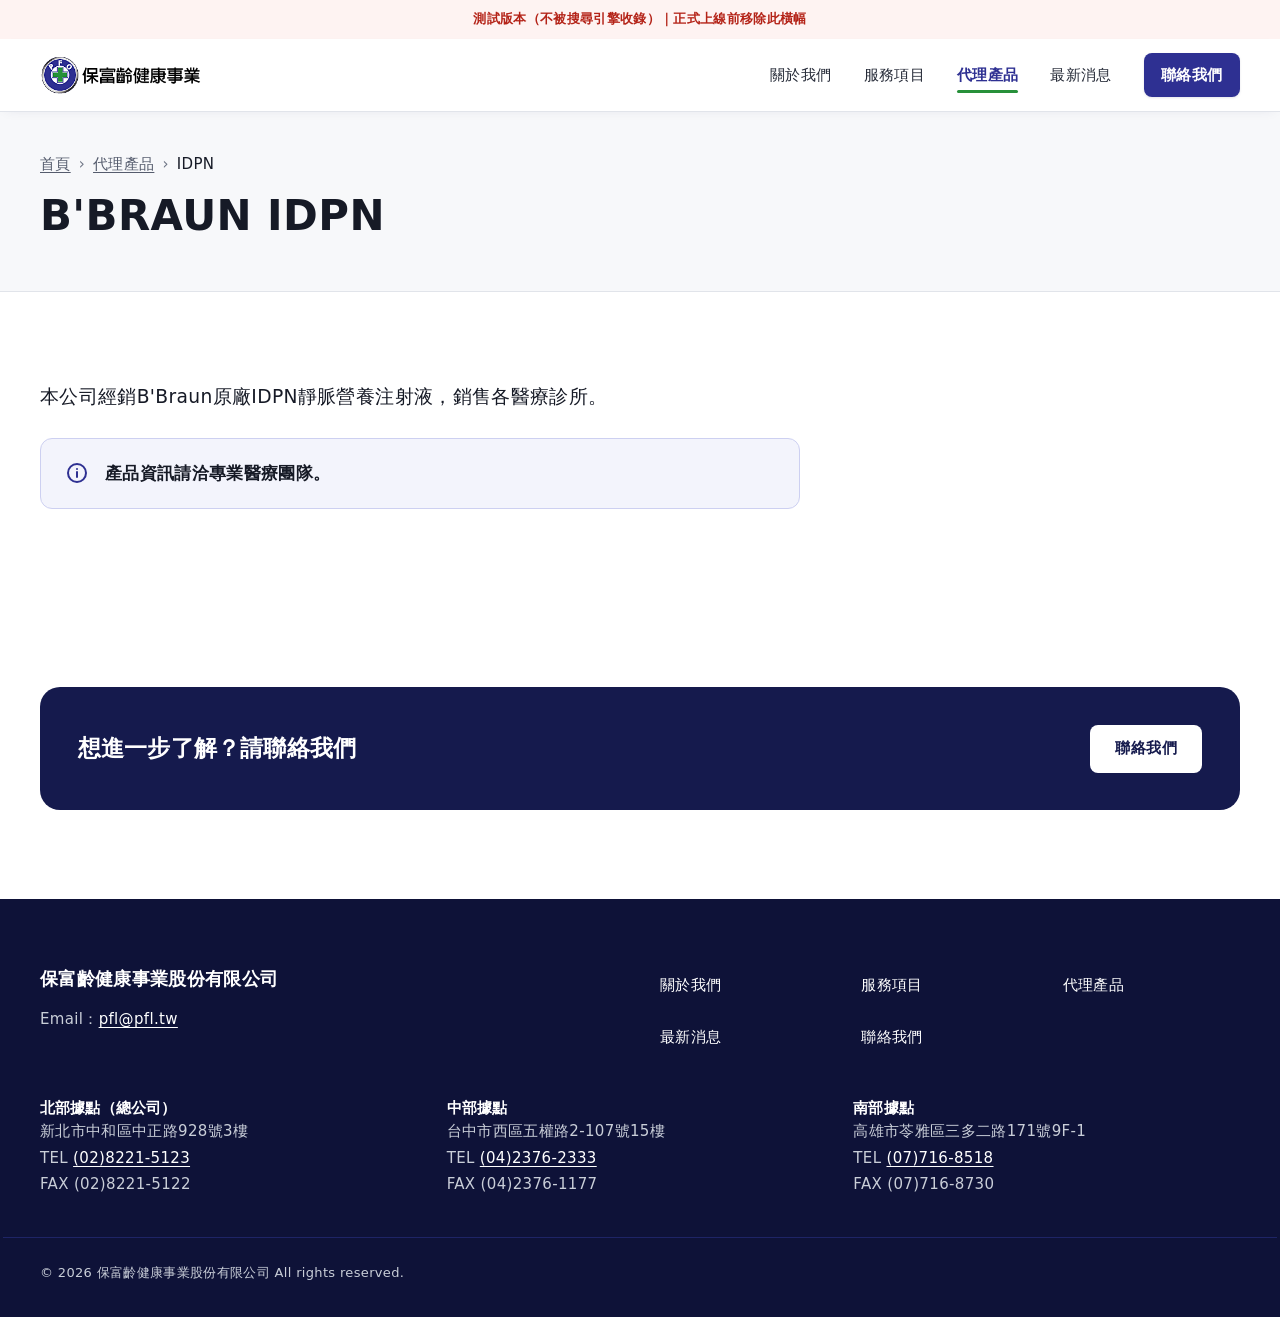
<file: PFO-v2/products/idpn/index.html>
<!doctype html>
<!--
  PFO_NewWeb — /PFO-v2/products/idpn/index.html
  P-06 IDPN（精簡版，H11）
  - 本檔由 tools/gen_pages.py 產生，請勿直接修改。
  - 內容來源：舊站原文或經濟部登記資料；建議文字以 [PROPOSED COPY] 註解標示。
-->
<html lang="zh-Hant-TW" class="is-review">
<head>
  <meta charset="utf-8">
  <meta name="viewport" content="width=device-width, initial-scale=1, viewport-fit=cover">
  <!-- SEO（PHASE 8）：由 tools/gen_pages.py 產生，網域設定見 SITE_ORIGIN / SITE_BASE_PATH -->
  <meta name="robots" content="noindex, nofollow">
  <link rel="canonical" href="https://www.newimage2023.com.tw/PFO-v2/products/idpn/">
  <title>B&#x27;BRAUN IDPN 靜脈營養注射液經銷｜保富齡健康事業</title>
  <meta name="description" content="本公司經銷B&#x27;Braun原廠IDPN靜脈營養注射液，銷售各醫療診所。產品資訊請洽專業醫療團隊。">
  <meta name="theme-color" content="#151A4D">

  <!-- Favicon：暫用圖檔，G1 正式 Logo 取得後覆蓋同名檔案 -->
  <link rel="icon" href="../../assets/icons/favicon.ico" sizes="32x32">
  <link rel="icon" href="../../assets/icons/favicon.svg" type="image/svg+xml">
  <link rel="apple-touch-icon" href="../../assets/icons/apple-touch-icon.png">

  <!-- Open Graph / 社群分享（og:image 為暫用圖，G1 後覆蓋同名檔案） -->
  <meta property="og:type" content="website">
  <meta property="og:site_name" content="保富齡健康事業股份有限公司">
  <meta property="og:locale" content="zh_TW">
  <meta property="og:title" content="B&#x27;BRAUN IDPN 靜脈營養注射液經銷">
  <meta property="og:description" content="本公司經銷B&#x27;Braun原廠IDPN靜脈營養注射液，銷售各醫療診所。產品資訊請洽專業醫療團隊。">
  <meta property="og:url" content="https://www.newimage2023.com.tw/PFO-v2/products/idpn/">
  <meta property="og:image" content="https://www.newimage2023.com.tw/PFO-v2/assets/img/og-default.png">
  <meta property="og:image:width" content="1200">
  <meta property="og:image:height" content="630">
  <meta property="og:image:alt" content="保富齡健康事業股份有限公司">
  <meta name="twitter:card" content="summary_large_image">

  <!-- 結構化資料（Schema.org JSON-LD） -->
  <script type="application/ld+json">
{
  "@context": "https://schema.org",
  "@type": "BreadcrumbList",
  "itemListElement": [
    {
      "@type": "ListItem",
      "position": 1,
      "name": "首頁",
      "item": "https://www.newimage2023.com.tw/PFO-v2/"
    },
    {
      "@type": "ListItem",
      "position": 2,
      "name": "代理產品",
      "item": "https://www.newimage2023.com.tw/PFO-v2/products/"
    },
    {
      "@type": "ListItem",
      "position": 3,
      "name": "B'BRAUN IDPN",
      "item": "https://www.newimage2023.com.tw/PFO-v2/products/idpn/"
    }
  ]
}
  </script>

  <link rel="stylesheet" href="../../assets/css/site.min.css?v=4b18b3eece">
  <script src="../../assets/js/main.min.js?v=6b06497ffa" defer></script>
</head>
<body class="pfo">

  <a class="pfo-skip" href="#main">跳至主要內容</a>

  <aside class="pfo-review-banner" aria-label="測試版本提示"><p>測試版本（不被搜尋引擎收錄）｜正式上線前移除此橫幅</p></aside>

  <!-- ================= Header ================= -->
  <header class="pfo-header">
    <div class="pfo-header__inner">
      <a class="pfo-header__logo" href="../../" aria-label="保富齡健康事業股份有限公司 首頁">
        <!-- 暫用舊站 Logo（273×68）：WebP（無損，tools/perf/optimize_images.py 產生）＋ GIF 備援。
             首屏圖片：不設 lazy。取得向量檔（G1）後改為 SVG，中文字標改用 gray-900 -->
        <picture>
          <source srcset="../../assets/img/logo.webp" type="image/webp">
          <img src="../../assets/img/logo.gif" width="273" height="68" alt="保富齡健康事業股份有限公司">
        </picture>
      </a>

      <nav class="pfo-nav" aria-label="主選單">
        <ul class="pfo-nav__list">
          <li><a class="pfo-nav__link" href="../../about/">關於我們</a></li>
          <li><a class="pfo-nav__link" href="../../services/">服務項目</a></li>
          <li><a class="pfo-nav__link" href="../../products/" aria-current="page">代理產品</a></li>
          <li><a class="pfo-nav__link" href="../../news/">最新消息</a></li>
        </ul>
        <a class="pfo-btn pfo-btn--primary pfo-btn--sm" href="../../contact/">聯絡我們</a>
      </nav>

      <div class="pfo-header__actions">
        <a class="pfo-icon-btn" href="tel:+886282215123" aria-label="撥打總公司電話 (02)8221-5123">
          <svg viewBox="0 0 24 24" fill="none" stroke="currentColor" stroke-width="1.8" stroke-linecap="round" stroke-linejoin="round" aria-hidden="true" focusable="false"><path d="M22 16.9v3a2 2 0 0 1-2.2 2 19.8 19.8 0 0 1-8.6-3.1 19.5 19.5 0 0 1-6-6A19.8 19.8 0 0 1 2.1 4.2 2 2 0 0 1 4.1 2h3a2 2 0 0 1 2 1.7c.1.9.4 1.8.7 2.7a2 2 0 0 1-.5 2.1L8 9.8a16 16 0 0 0 6 6l1.3-1.3a2 2 0 0 1 2.1-.4c.9.3 1.8.6 2.7.7a2 2 0 0 1 1.7 2z"/></svg>
        </a>
        <button class="pfo-icon-btn" type="button" data-menu-toggle aria-controls="mobile-menu" aria-expanded="false" aria-label="開啟選單">
          <svg data-icon="open" viewBox="0 0 24 24" fill="none" stroke="currentColor" stroke-width="2" stroke-linecap="round" aria-hidden="true" focusable="false"><path d="M4 7h16M4 12h16M4 17h16"/></svg>
          <svg data-icon="close" hidden viewBox="0 0 24 24" fill="none" stroke="currentColor" stroke-width="2" stroke-linecap="round" aria-hidden="true" focusable="false"><path d="M6 6l12 12M18 6L6 18"/></svg>
        </button>
      </div>
    </div>

    <!-- Mobile menu（< 1024px），由 main.js 控制 -->
    <nav class="pfo-mobile-menu" id="mobile-menu" aria-label="行動版選單" hidden>
      <ul class="pfo-mobile-menu__list">
        <li><a class="pfo-mobile-menu__link" href="../../about/">關於我們</a></li>
        <li><a class="pfo-mobile-menu__link" href="../../services/">服務項目</a></li>
        <li><a class="pfo-mobile-menu__link" href="../../products/" aria-current="page">代理產品</a></li>
        <li><a class="pfo-mobile-menu__link" href="../../news/">最新消息</a></li>
        <li><a class="pfo-mobile-menu__link" href="../../contact/">聯絡我們</a></li>
      </ul>
      <div class="pfo-mobile-menu__phones">
        <p class="pfo-mobile-menu__phones-title">撥打電話</p>
        <ul>
          <li><a href="tel:+886282215123"><span>北部據點（總公司）</span><span>(02)8221-5123</span></a></li>
          <li><a href="tel:+886423762333"><span>中部據點</span><span>(04)2376-2333</span></a></li>
          <li><a href="tel:+88677168518"><span>南部據點</span><span>(07)716-8518</span></a></li>
        </ul>
      </div>
    </nav>
  </header>

  <main id="main" tabindex="-1">
    <div class="pfo-page-head">
      <div class="pfo-container">
        <nav class="pfo-breadcrumb" aria-label="麵包屑">
          <ol><li><a href="../../">首頁</a></li><li><a href="../../products/">代理產品</a></li><li><span aria-current="page">IDPN</span></li></ol>
        </nav>
        <h1>B'BRAUN IDPN</h1>
      </div>
    </div>

    <section class="pfo-section" aria-label="經銷資訊">
      <div class="pfo-container">
        <!-- H11 定案：避免藥事法風險，本頁不放成分、適應症、療效描述與原廠圖片，
             只放經銷事實（舊站 2018 消息原文）與洽詢醫療團隊的警語（舊站 product_idpn.html 原句） -->
        <div class="pfo-narrow">
          <p class="pfo-lead">本公司經銷B'Braun原廠IDPN靜脈營養注射液，銷售各醫療診所。</p>
          <p class="pfo-notice" role="note"><svg viewBox="0 0 24 24" fill="none" stroke="currentColor" stroke-width="2" stroke-linecap="round" stroke-linejoin="round" aria-hidden="true" focusable="false"><circle cx="12" cy="12" r="9"/><path d="M12 11v5M12 8h.01"/></svg><span>產品資訊請洽專業醫療團隊。</span></p>
        </div>
      </div>
    </section>

    <section class="pfo-section" aria-labelledby="cta-title">
      <div class="pfo-container">
        <div class="pfo-cta on-inverse">
          <!-- [PROPOSED COPY] -->
          <h2 id="cta-title">想進一步了解？請聯絡我們</h2>
          <a class="pfo-btn pfo-btn--inverse" href="../../contact/">聯絡我們</a>
        </div>
      </div>
    </section>

  </main>

  <!-- ================= Footer（不放：彩新連結、統編、代表人、資本額） ================= -->
  <footer class="pfo-footer on-inverse">
    <h2 class="visually-hidden">公司資訊</h2>
    <div class="pfo-footer__inner">
      <div class="pfo-footer__brand">
        <p>保富齡健康事業股份有限公司</p>
        <p>Email：<a href="mailto:pfl@pfl.tw">pfl@pfl.tw</a></p>
      </div>

      <div class="pfo-footer__offices">
        <div class="pfo-footer__office">
          <h3>北部據點（總公司）</h3>
          <p>新北市中和區中正路<span class="nowrap">928號3樓</span></p>
          <p>TEL <a href="tel:+886282215123">(02)8221-5123</a></p>
          <p>FAX (02)8221-5122</p>
        </div>
        <div class="pfo-footer__office">
          <h3>中部據點</h3>
          <p>台中市西區五權路<span class="nowrap">2-107號15樓</span></p>
          <p>TEL <a href="tel:+886423762333">(04)2376-2333</a></p>
          <p>FAX (04)2376-1177</p>
        </div>
        <div class="pfo-footer__office">
          <h3>南部據點</h3>
          <p>高雄市苓雅區三多二路<span class="nowrap">171號9F-1</span></p>
          <p>TEL <a href="tel:+88677168518">(07)716-8518</a></p>
          <p>FAX (07)716-8730</p>
        </div>
      </div>

      <nav class="pfo-footer__links" aria-label="頁尾連結">
        <ul>
          <li><a href="../../about/">關於我們</a></li>
          <li><a href="../../services/">服務項目</a></li>
          <li><a href="../../products/">代理產品</a></li>
          <li><a href="../../news/">最新消息</a></li>
          <li><a href="../../contact/">聯絡我們</a></li>
        </ul>
      </nav>
    </div>

    <!-- 版權格式沿用舊站；年份規則 [PROPOSED]：以上線年份為準 -->
    <p class="pfo-footer__bottom">© 2026 保富齡健康事業股份有限公司 All rights reserved.</p>
  </footer>

</body>
</html>
</file>
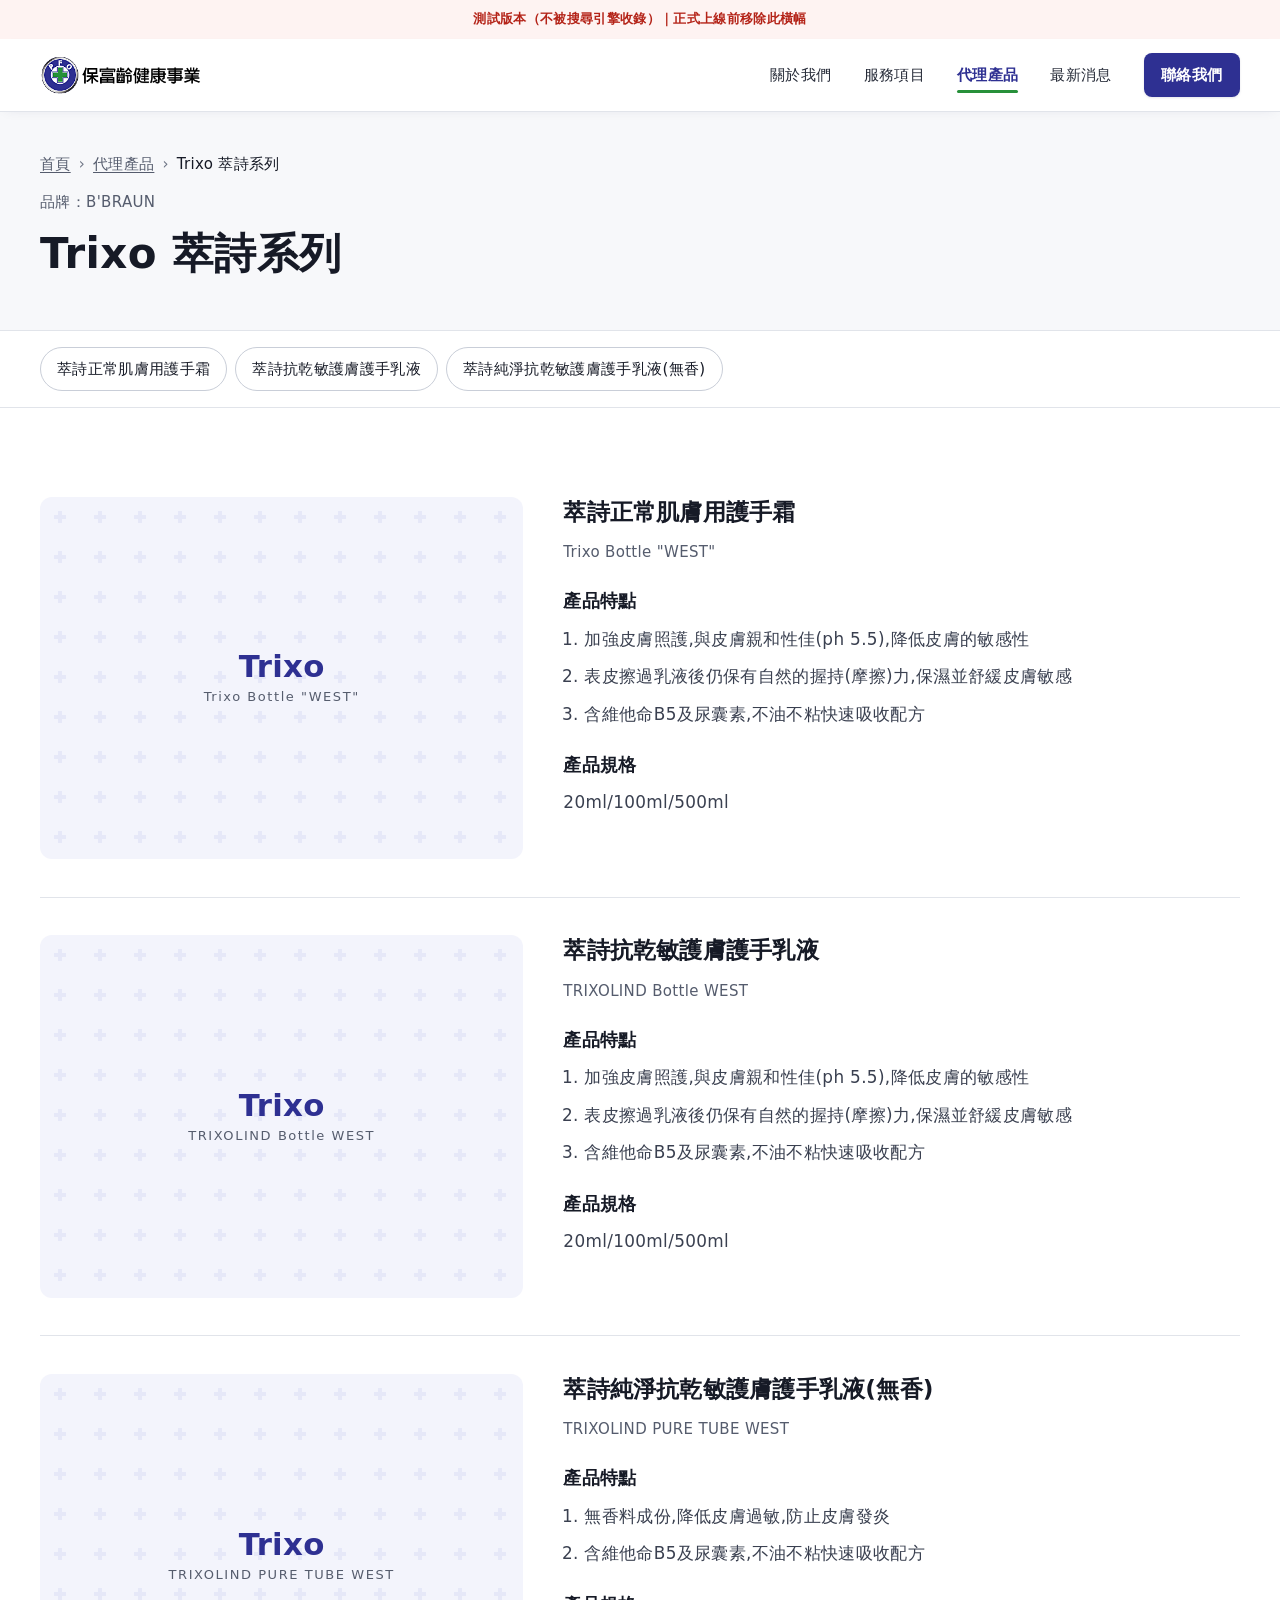
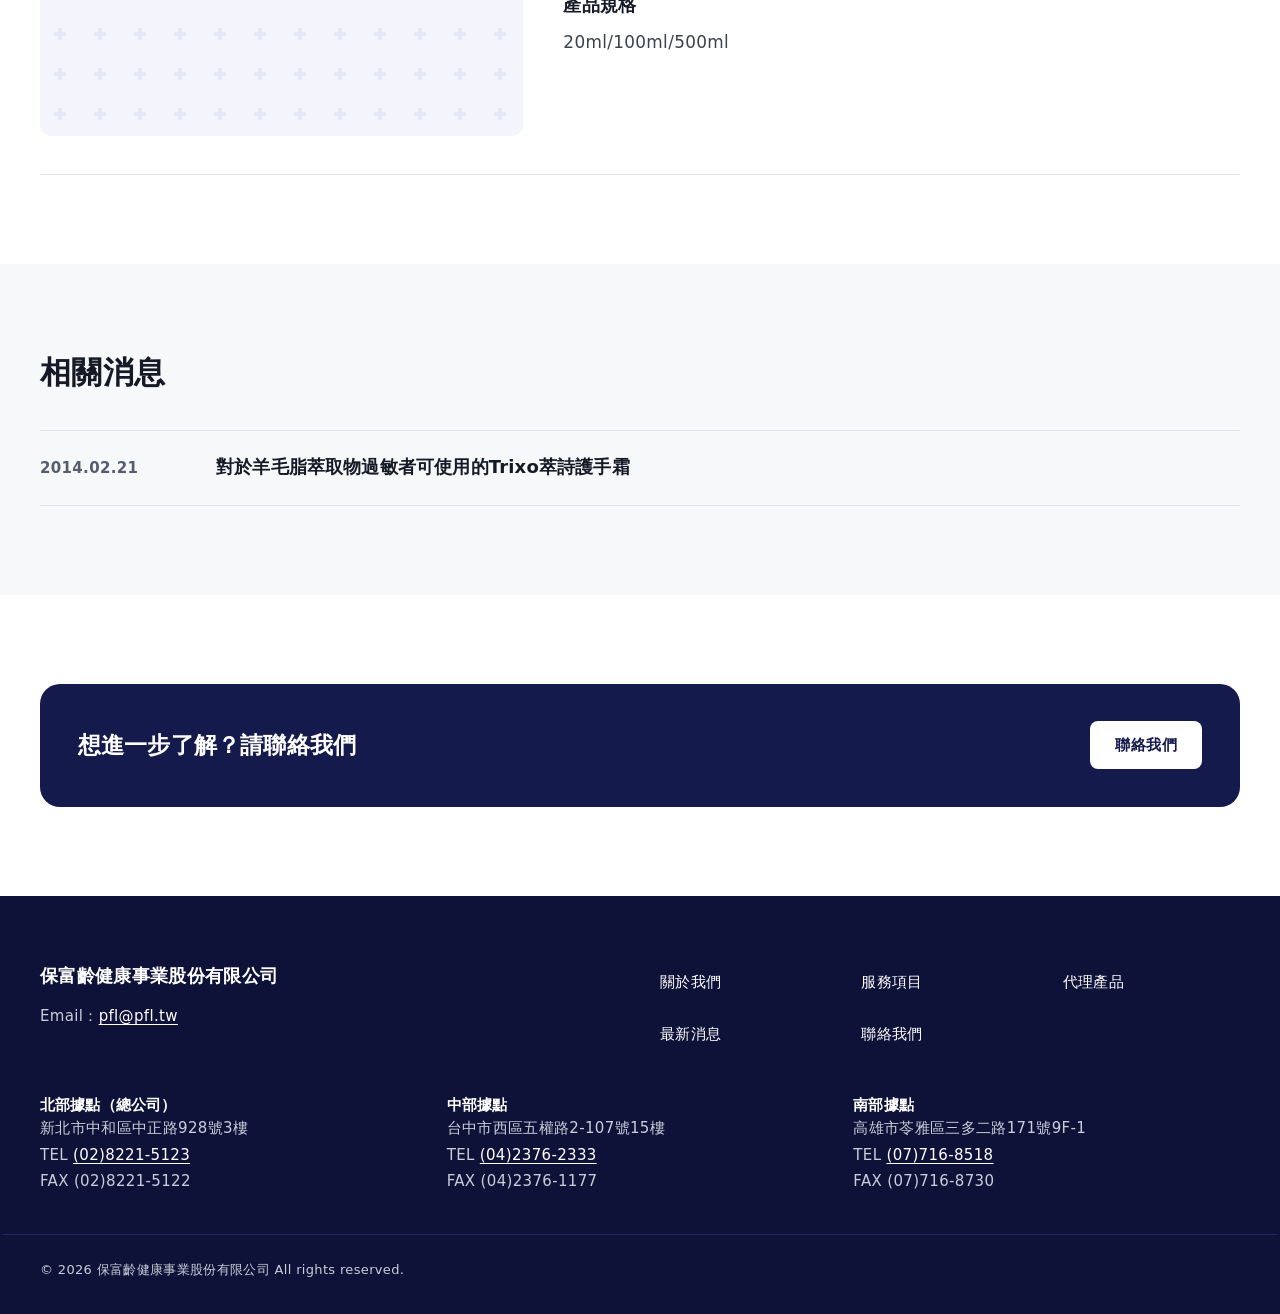
<file: PFO-v2/products/trixo/index.html>
<!doctype html>
<!--
  PFO_NewWeb — /PFO-v2/products/trixo/index.html
  P-05 Trixo 萃詩系列
  - 本檔由 tools/gen_pages.py 產生，請勿直接修改。
  - 內容來源：舊站原文或經濟部登記資料；建議文字以 [PROPOSED COPY] 註解標示。
-->
<html lang="zh-Hant-TW" class="is-review">
<head>
  <meta charset="utf-8">
  <meta name="viewport" content="width=device-width, initial-scale=1, viewport-fit=cover">
  <!-- SEO（PHASE 8）：由 tools/gen_pages.py 產生，網域設定見 SITE_ORIGIN / SITE_BASE_PATH -->
  <meta name="robots" content="noindex, nofollow">
  <link rel="canonical" href="https://www.newimage2023.com.tw/PFO-v2/products/trixo/">
  <title>Trixo 萃詩護手霜・護手乳液（B&#x27;BRAUN）｜保富齡健康事業</title>
  <meta name="description" content="B&#x27;BRAUN Trixo萃詩系列：萃詩正常肌膚用護手霜、萃詩抗乾敏護膚護手乳液、萃詩純淨抗乾敏護膚護手乳液(無香)。含維他命B5及尿囊素，規格20ml/100ml/500ml。">
  <meta name="theme-color" content="#151A4D">

  <!-- Favicon：暫用圖檔，G1 正式 Logo 取得後覆蓋同名檔案 -->
  <link rel="icon" href="../../assets/icons/favicon.ico" sizes="32x32">
  <link rel="icon" href="../../assets/icons/favicon.svg" type="image/svg+xml">
  <link rel="apple-touch-icon" href="../../assets/icons/apple-touch-icon.png">

  <!-- Open Graph / 社群分享（og:image 為暫用圖，G1 後覆蓋同名檔案） -->
  <meta property="og:type" content="website">
  <meta property="og:site_name" content="保富齡健康事業股份有限公司">
  <meta property="og:locale" content="zh_TW">
  <meta property="og:title" content="Trixo 萃詩護手霜・護手乳液（B&#x27;BRAUN）">
  <meta property="og:description" content="B&#x27;BRAUN Trixo萃詩系列：萃詩正常肌膚用護手霜、萃詩抗乾敏護膚護手乳液、萃詩純淨抗乾敏護膚護手乳液(無香)。含維他命B5及尿囊素，規格20ml/100ml/500ml。">
  <meta property="og:url" content="https://www.newimage2023.com.tw/PFO-v2/products/trixo/">
  <meta property="og:image" content="https://www.newimage2023.com.tw/PFO-v2/assets/img/og-default.png">
  <meta property="og:image:width" content="1200">
  <meta property="og:image:height" content="630">
  <meta property="og:image:alt" content="保富齡健康事業股份有限公司">
  <meta name="twitter:card" content="summary_large_image">

  <!-- 結構化資料（Schema.org JSON-LD） -->
  <script type="application/ld+json">
{
  "@context": "https://schema.org",
  "@type": "BreadcrumbList",
  "itemListElement": [
    {
      "@type": "ListItem",
      "position": 1,
      "name": "首頁",
      "item": "https://www.newimage2023.com.tw/PFO-v2/"
    },
    {
      "@type": "ListItem",
      "position": 2,
      "name": "代理產品",
      "item": "https://www.newimage2023.com.tw/PFO-v2/products/"
    },
    {
      "@type": "ListItem",
      "position": 3,
      "name": "Trixo 萃詩系列",
      "item": "https://www.newimage2023.com.tw/PFO-v2/products/trixo/"
    }
  ]
}
  </script>

  <link rel="stylesheet" href="../../assets/css/site.min.css?v=4b18b3eece">
  <script src="../../assets/js/main.min.js?v=6b06497ffa" defer></script>
</head>
<body class="pfo">

  <a class="pfo-skip" href="#main">跳至主要內容</a>

  <aside class="pfo-review-banner" aria-label="測試版本提示"><p>測試版本（不被搜尋引擎收錄）｜正式上線前移除此橫幅</p></aside>

  <!-- ================= Header ================= -->
  <header class="pfo-header">
    <div class="pfo-header__inner">
      <a class="pfo-header__logo" href="../../" aria-label="保富齡健康事業股份有限公司 首頁">
        <!-- 暫用舊站 Logo（273×68）：WebP（無損，tools/perf/optimize_images.py 產生）＋ GIF 備援。
             首屏圖片：不設 lazy。取得向量檔（G1）後改為 SVG，中文字標改用 gray-900 -->
        <picture>
          <source srcset="../../assets/img/logo.webp" type="image/webp">
          <img src="../../assets/img/logo.gif" width="273" height="68" alt="保富齡健康事業股份有限公司">
        </picture>
      </a>

      <nav class="pfo-nav" aria-label="主選單">
        <ul class="pfo-nav__list">
          <li><a class="pfo-nav__link" href="../../about/">關於我們</a></li>
          <li><a class="pfo-nav__link" href="../../services/">服務項目</a></li>
          <li><a class="pfo-nav__link" href="../../products/" aria-current="page">代理產品</a></li>
          <li><a class="pfo-nav__link" href="../../news/">最新消息</a></li>
        </ul>
        <a class="pfo-btn pfo-btn--primary pfo-btn--sm" href="../../contact/">聯絡我們</a>
      </nav>

      <div class="pfo-header__actions">
        <a class="pfo-icon-btn" href="tel:+886282215123" aria-label="撥打總公司電話 (02)8221-5123">
          <svg viewBox="0 0 24 24" fill="none" stroke="currentColor" stroke-width="1.8" stroke-linecap="round" stroke-linejoin="round" aria-hidden="true" focusable="false"><path d="M22 16.9v3a2 2 0 0 1-2.2 2 19.8 19.8 0 0 1-8.6-3.1 19.5 19.5 0 0 1-6-6A19.8 19.8 0 0 1 2.1 4.2 2 2 0 0 1 4.1 2h3a2 2 0 0 1 2 1.7c.1.9.4 1.8.7 2.7a2 2 0 0 1-.5 2.1L8 9.8a16 16 0 0 0 6 6l1.3-1.3a2 2 0 0 1 2.1-.4c.9.3 1.8.6 2.7.7a2 2 0 0 1 1.7 2z"/></svg>
        </a>
        <button class="pfo-icon-btn" type="button" data-menu-toggle aria-controls="mobile-menu" aria-expanded="false" aria-label="開啟選單">
          <svg data-icon="open" viewBox="0 0 24 24" fill="none" stroke="currentColor" stroke-width="2" stroke-linecap="round" aria-hidden="true" focusable="false"><path d="M4 7h16M4 12h16M4 17h16"/></svg>
          <svg data-icon="close" hidden viewBox="0 0 24 24" fill="none" stroke="currentColor" stroke-width="2" stroke-linecap="round" aria-hidden="true" focusable="false"><path d="M6 6l12 12M18 6L6 18"/></svg>
        </button>
      </div>
    </div>

    <!-- Mobile menu（< 1024px），由 main.js 控制 -->
    <nav class="pfo-mobile-menu" id="mobile-menu" aria-label="行動版選單" hidden>
      <ul class="pfo-mobile-menu__list">
        <li><a class="pfo-mobile-menu__link" href="../../about/">關於我們</a></li>
        <li><a class="pfo-mobile-menu__link" href="../../services/">服務項目</a></li>
        <li><a class="pfo-mobile-menu__link" href="../../products/" aria-current="page">代理產品</a></li>
        <li><a class="pfo-mobile-menu__link" href="../../news/">最新消息</a></li>
        <li><a class="pfo-mobile-menu__link" href="../../contact/">聯絡我們</a></li>
      </ul>
      <div class="pfo-mobile-menu__phones">
        <p class="pfo-mobile-menu__phones-title">撥打電話</p>
        <ul>
          <li><a href="tel:+886282215123"><span>北部據點（總公司）</span><span>(02)8221-5123</span></a></li>
          <li><a href="tel:+886423762333"><span>中部據點</span><span>(04)2376-2333</span></a></li>
          <li><a href="tel:+88677168518"><span>南部據點</span><span>(07)716-8518</span></a></li>
        </ul>
      </div>
    </nav>
  </header>

  <main id="main" tabindex="-1">
    <div class="pfo-page-head">
      <div class="pfo-container">
        <nav class="pfo-breadcrumb" aria-label="麵包屑">
          <ol><li><a href="../../">首頁</a></li><li><a href="../../products/">代理產品</a></li><li><span aria-current="page">Trixo 萃詩系列</span></li></ol>
        </nav>
        <p class="pfo-page-head__meta">品牌：B'BRAUN</p>
        <h1>Trixo 萃詩系列</h1>
      </div>
    </div>

    <nav class="pfo-anchor-nav" aria-label="本頁品項">
      <div class="pfo-container">
        <ul><li><a href="#trixo-bottle-west">萃詩正常肌膚用護手霜</a></li><li><a href="#trixolind-bottle-west">萃詩抗乾敏護膚護手乳液</a></li><li><a href="#trixolind-pure-tube-west">萃詩純淨抗乾敏護膚護手乳液(無香)</a></li></ul>
      </div>
    </nav>

    <section class="pfo-section" aria-label="Trixo 萃詩系列品項">
      <div class="pfo-container">
        <!-- 品名、特點、規格：舊站 product_b.html 原文（舊站以「1.」「2.」編號，此處改用有序清單呈現，文字不變） -->
        <div class="pfo-product-list">
          <article class="pfo-product" id="trixo-bottle-west" aria-labelledby="trixo-bottle-west-title">
            <!-- 無授權高解析產品圖（G5）：使用 Media Fallback -->
            <div class="pfo-media-fallback pfo-media-fallback--product" role="img" aria-label="萃詩正常肌膚用護手霜">
              <div aria-hidden="true">
                <p class="pfo-media-fallback__label">Trixo</p>
                <p class="pfo-media-fallback__sub">Trixo Bottle "WEST"</p>
              </div>
            </div>
            <div class="pfo-product__body">
              <h2 id="trixo-bottle-west-title">萃詩正常肌膚用護手霜</h2>
              <p class="pfo-product__en" lang="en">Trixo Bottle "WEST"</p>
              <h3>產品特點</h3>
              <ol class="pfo-list">
                <li>加強皮膚照護,與皮膚親和性佳(ph 5.5),降低皮膚的敏感性</li>
                <li>表皮擦過乳液後仍保有自然的握持(摩擦)力,保濕並舒緩皮膚敏感</li>
                <li>含維他命B5及尿囊素,不油不粘快速吸收配方</li>
              </ol>
              <h3>產品規格</h3>
              <p>20ml/100ml/500ml</p>
            </div>
          </article>
          <article class="pfo-product" id="trixolind-bottle-west" aria-labelledby="trixolind-bottle-west-title">
            <!-- 無授權高解析產品圖（G5）：使用 Media Fallback -->
            <div class="pfo-media-fallback pfo-media-fallback--product" role="img" aria-label="萃詩抗乾敏護膚護手乳液">
              <div aria-hidden="true">
                <p class="pfo-media-fallback__label">Trixo</p>
                <p class="pfo-media-fallback__sub">TRIXOLIND Bottle WEST</p>
              </div>
            </div>
            <div class="pfo-product__body">
              <h2 id="trixolind-bottle-west-title">萃詩抗乾敏護膚護手乳液</h2>
              <p class="pfo-product__en" lang="en">TRIXOLIND Bottle WEST</p>
              <h3>產品特點</h3>
              <ol class="pfo-list">
                <li>加強皮膚照護,與皮膚親和性佳(ph 5.5),降低皮膚的敏感性</li>
                <li>表皮擦過乳液後仍保有自然的握持(摩擦)力,保濕並舒緩皮膚敏感</li>
                <li>含維他命B5及尿囊素,不油不粘快速吸收配方</li>
              </ol>
              <h3>產品規格</h3>
              <p>20ml/100ml/500ml</p>
            </div>
          </article>
          <article class="pfo-product" id="trixolind-pure-tube-west" aria-labelledby="trixolind-pure-tube-west-title">
            <!-- 無授權高解析產品圖（G5）：使用 Media Fallback -->
            <div class="pfo-media-fallback pfo-media-fallback--product" role="img" aria-label="萃詩純淨抗乾敏護膚護手乳液(無香)">
              <div aria-hidden="true">
                <p class="pfo-media-fallback__label">Trixo</p>
                <p class="pfo-media-fallback__sub">TRIXOLIND PURE TUBE WEST</p>
              </div>
            </div>
            <div class="pfo-product__body">
              <h2 id="trixolind-pure-tube-west-title">萃詩純淨抗乾敏護膚護手乳液(無香)</h2>
              <p class="pfo-product__en" lang="en">TRIXOLIND PURE TUBE WEST</p>
              <h3>產品特點</h3>
              <ol class="pfo-list">
                <li>無香料成份,降低皮膚過敏,防止皮膚發炎</li>
                <li>含維他命B5及尿囊素,不油不粘快速吸收配方</li>
              </ol>
              <h3>產品規格</h3>
              <p>20ml/100ml/500ml</p>
            </div>
          </article>
        </div>
      </div>
    </section>

    <section class="pfo-section pfo-section--subtle" aria-labelledby="related-title">
      <div class="pfo-container">
        <div class="pfo-section__head"><h2 id="related-title">相關消息</h2></div>
        <ul class="pfo-news">
          <li class="pfo-news__item">
            <time class="pfo-news__date" datetime="2014-02-21">2014.02.21</time>
            <div><h3 class="pfo-news__title"><a href="../../news/2014-02-21-trixo-hand-cream/">對於羊毛脂萃取物過敏者可使用的Trixo萃詩護手霜</a></h3></div>
          </li>
        </ul>
      </div>
    </section>

    <section class="pfo-section" aria-labelledby="cta-title">
      <div class="pfo-container">
        <div class="pfo-cta on-inverse">
          <!-- [PROPOSED COPY] -->
          <h2 id="cta-title">想進一步了解？請聯絡我們</h2>
          <a class="pfo-btn pfo-btn--inverse" href="../../contact/">聯絡我們</a>
        </div>
      </div>
    </section>

  </main>

  <!-- ================= Footer（不放：彩新連結、統編、代表人、資本額） ================= -->
  <footer class="pfo-footer on-inverse">
    <h2 class="visually-hidden">公司資訊</h2>
    <div class="pfo-footer__inner">
      <div class="pfo-footer__brand">
        <p>保富齡健康事業股份有限公司</p>
        <p>Email：<a href="mailto:pfl@pfl.tw">pfl@pfl.tw</a></p>
      </div>

      <div class="pfo-footer__offices">
        <div class="pfo-footer__office">
          <h3>北部據點（總公司）</h3>
          <p>新北市中和區中正路<span class="nowrap">928號3樓</span></p>
          <p>TEL <a href="tel:+886282215123">(02)8221-5123</a></p>
          <p>FAX (02)8221-5122</p>
        </div>
        <div class="pfo-footer__office">
          <h3>中部據點</h3>
          <p>台中市西區五權路<span class="nowrap">2-107號15樓</span></p>
          <p>TEL <a href="tel:+886423762333">(04)2376-2333</a></p>
          <p>FAX (04)2376-1177</p>
        </div>
        <div class="pfo-footer__office">
          <h3>南部據點</h3>
          <p>高雄市苓雅區三多二路<span class="nowrap">171號9F-1</span></p>
          <p>TEL <a href="tel:+88677168518">(07)716-8518</a></p>
          <p>FAX (07)716-8730</p>
        </div>
      </div>

      <nav class="pfo-footer__links" aria-label="頁尾連結">
        <ul>
          <li><a href="../../about/">關於我們</a></li>
          <li><a href="../../services/">服務項目</a></li>
          <li><a href="../../products/">代理產品</a></li>
          <li><a href="../../news/">最新消息</a></li>
          <li><a href="../../contact/">聯絡我們</a></li>
        </ul>
      </nav>
    </div>

    <!-- 版權格式沿用舊站；年份規則 [PROPOSED]：以上線年份為準 -->
    <p class="pfo-footer__bottom">© 2026 保富齡健康事業股份有限公司 All rights reserved.</p>
  </footer>

</body>
</html>
</file>
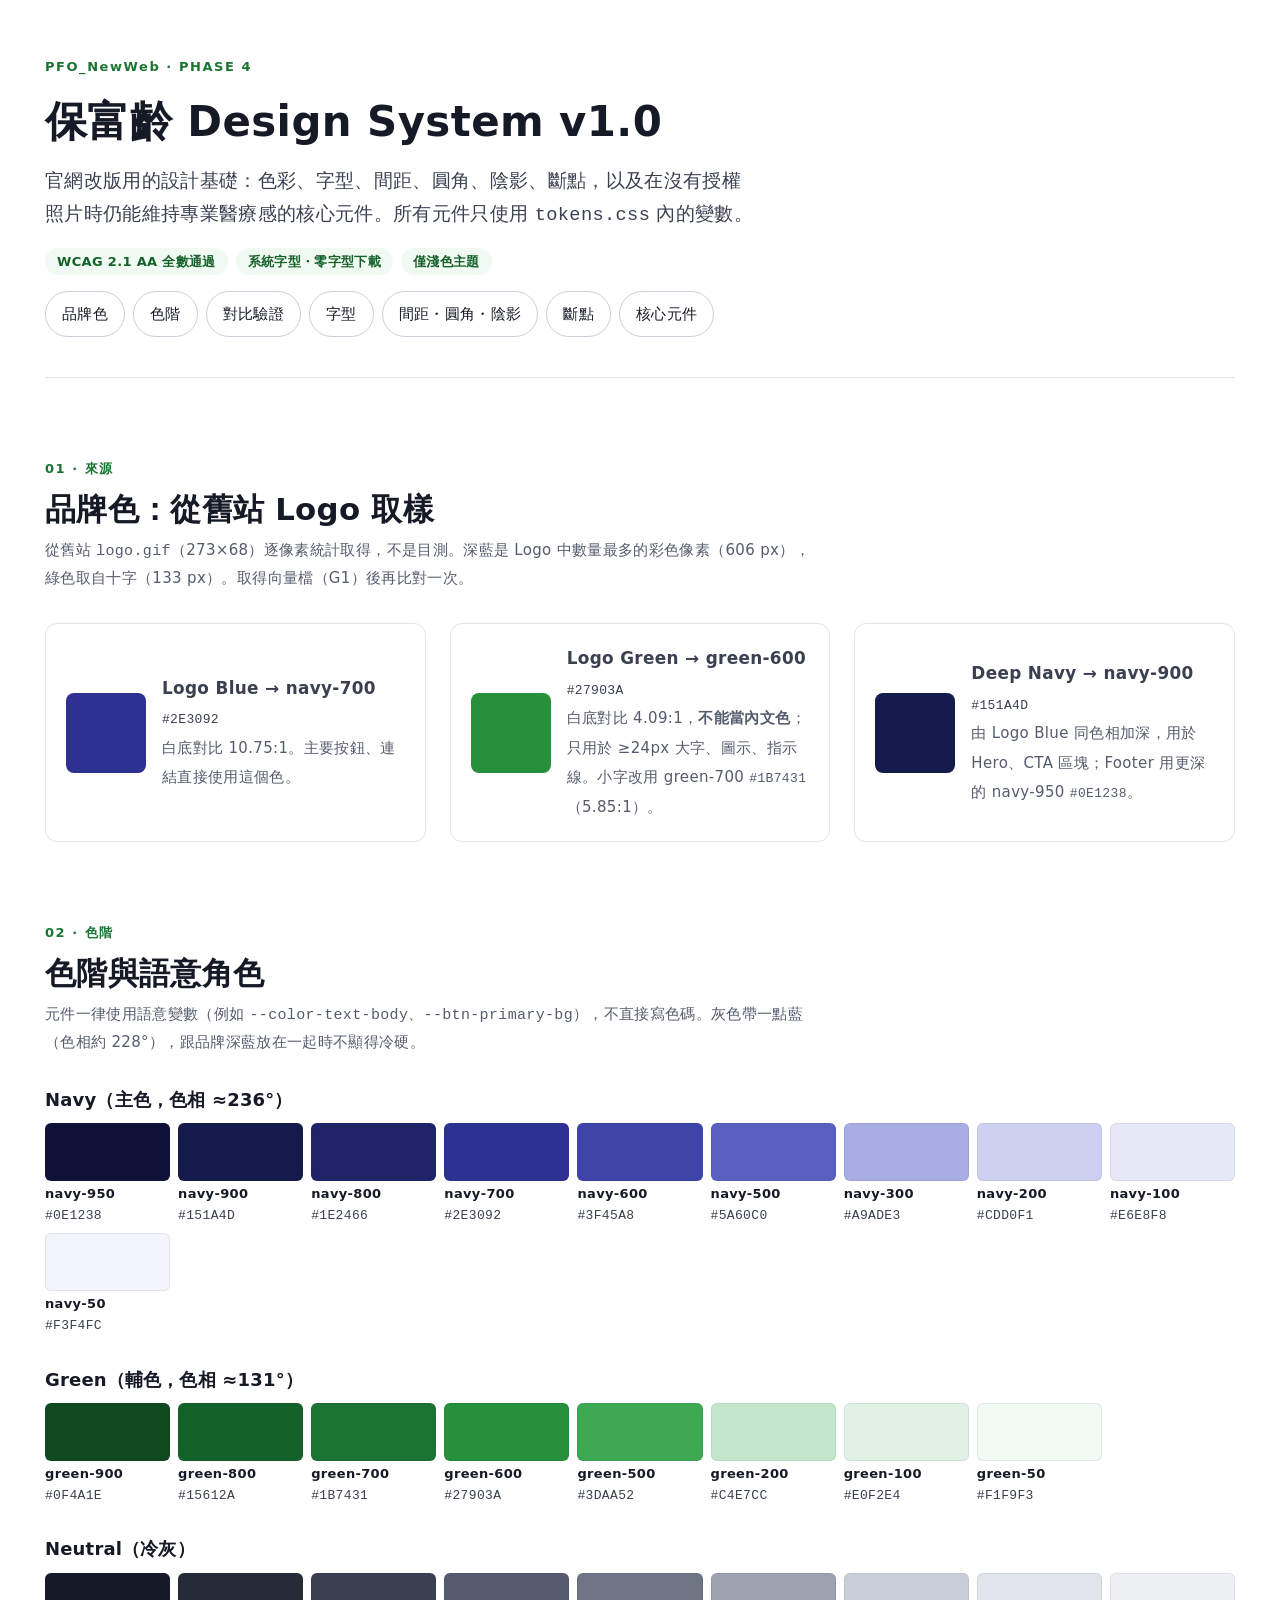
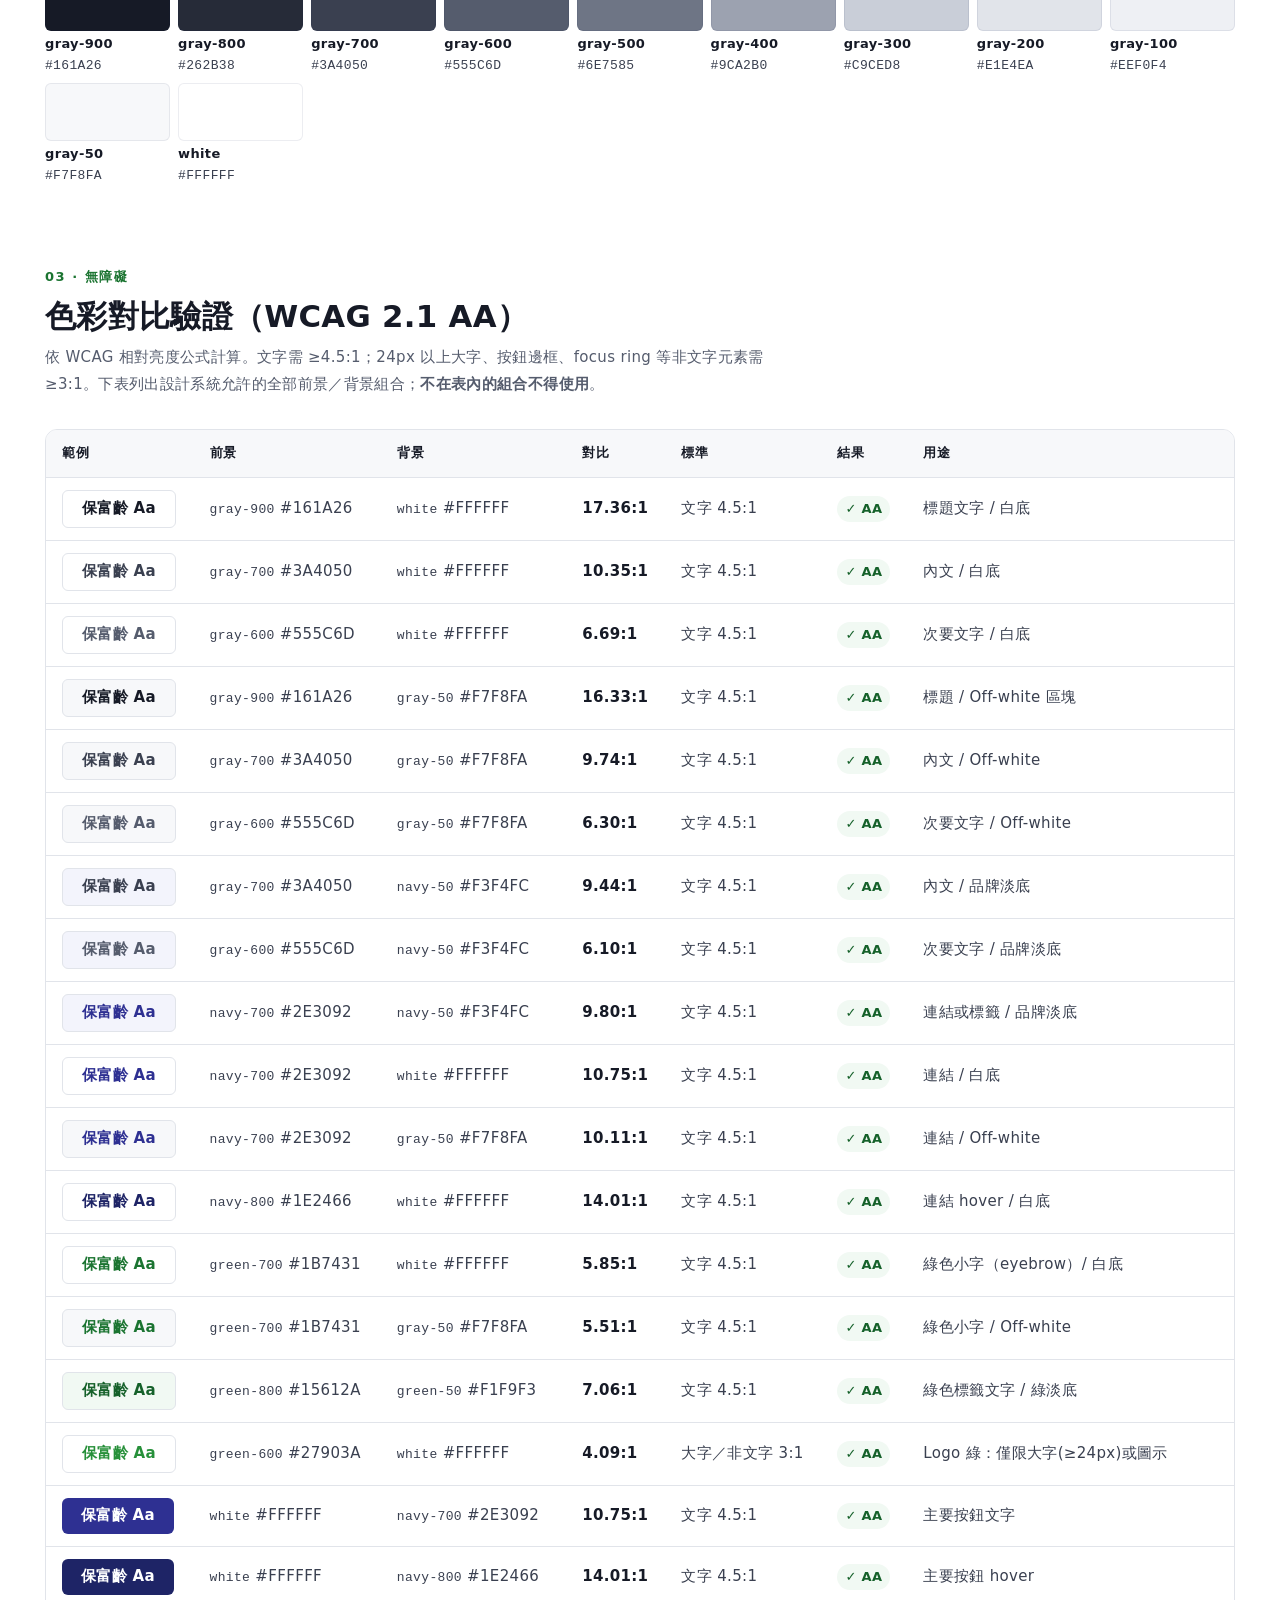
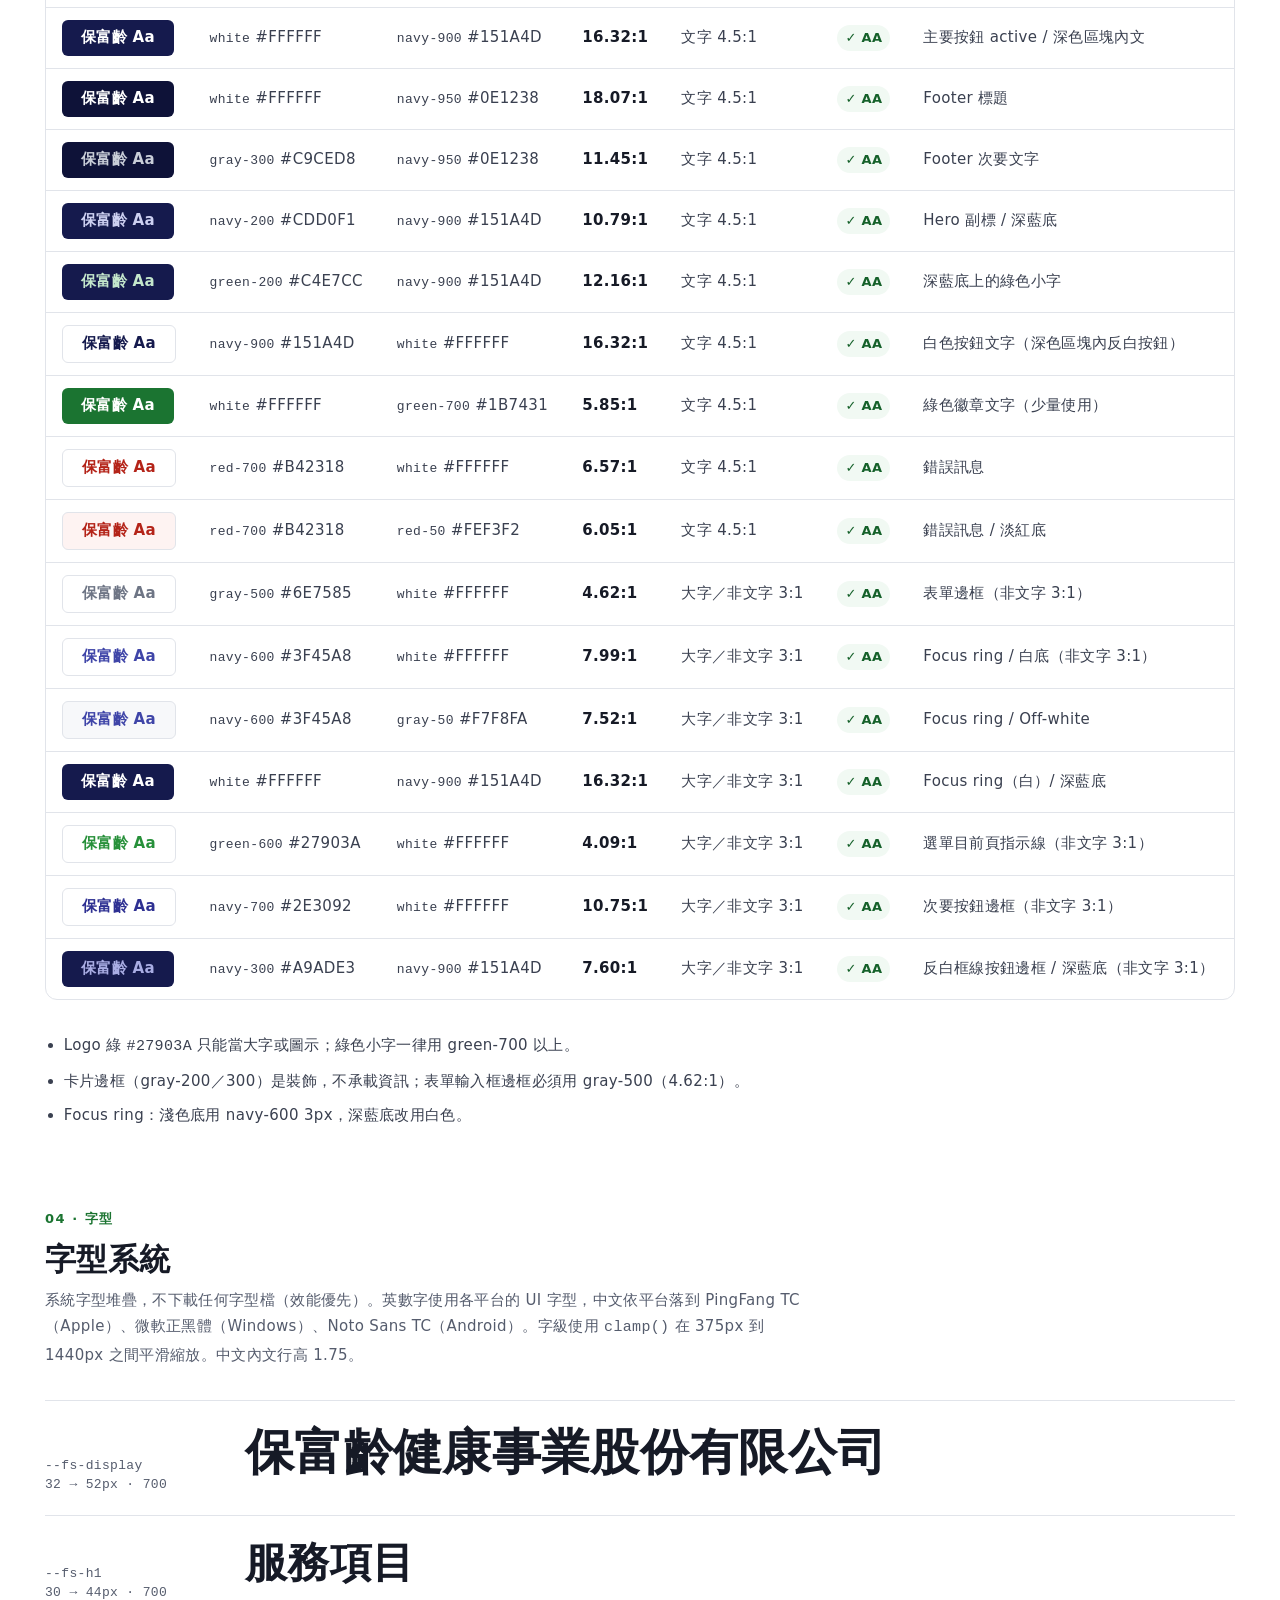
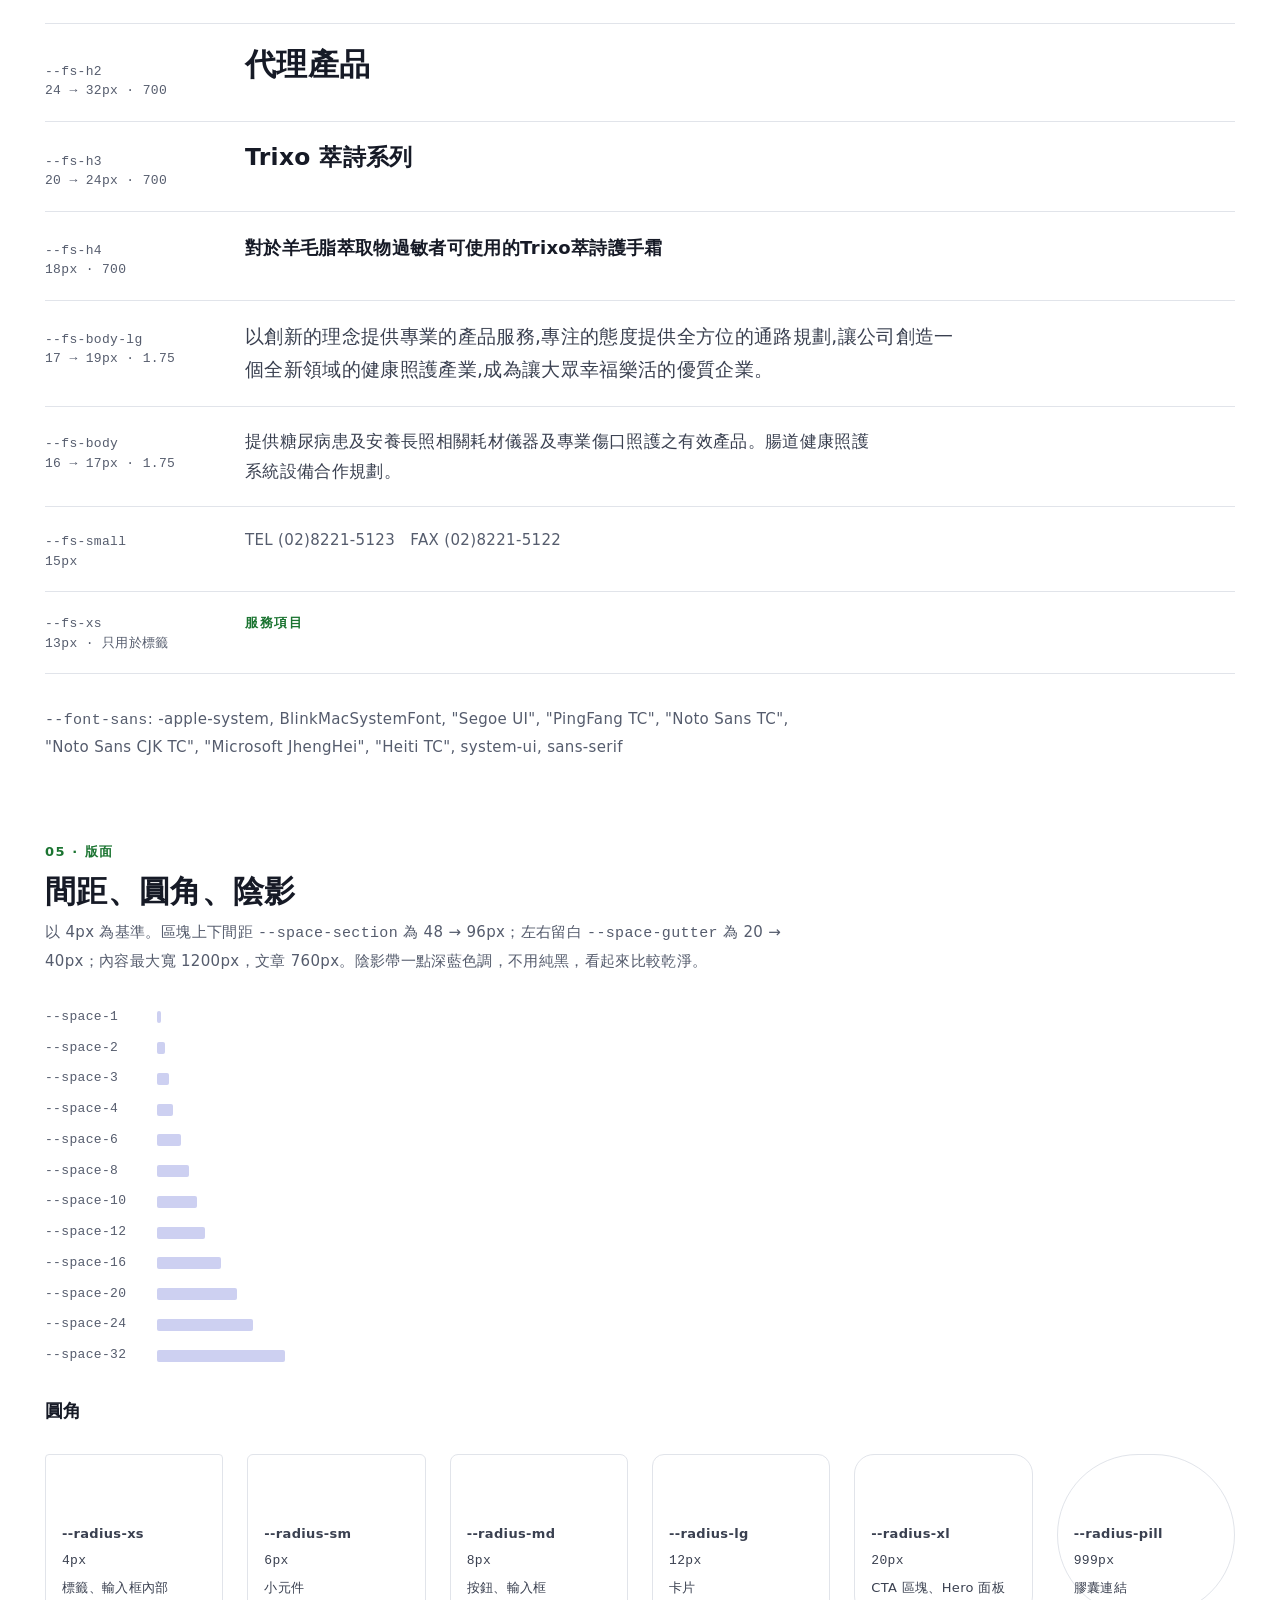
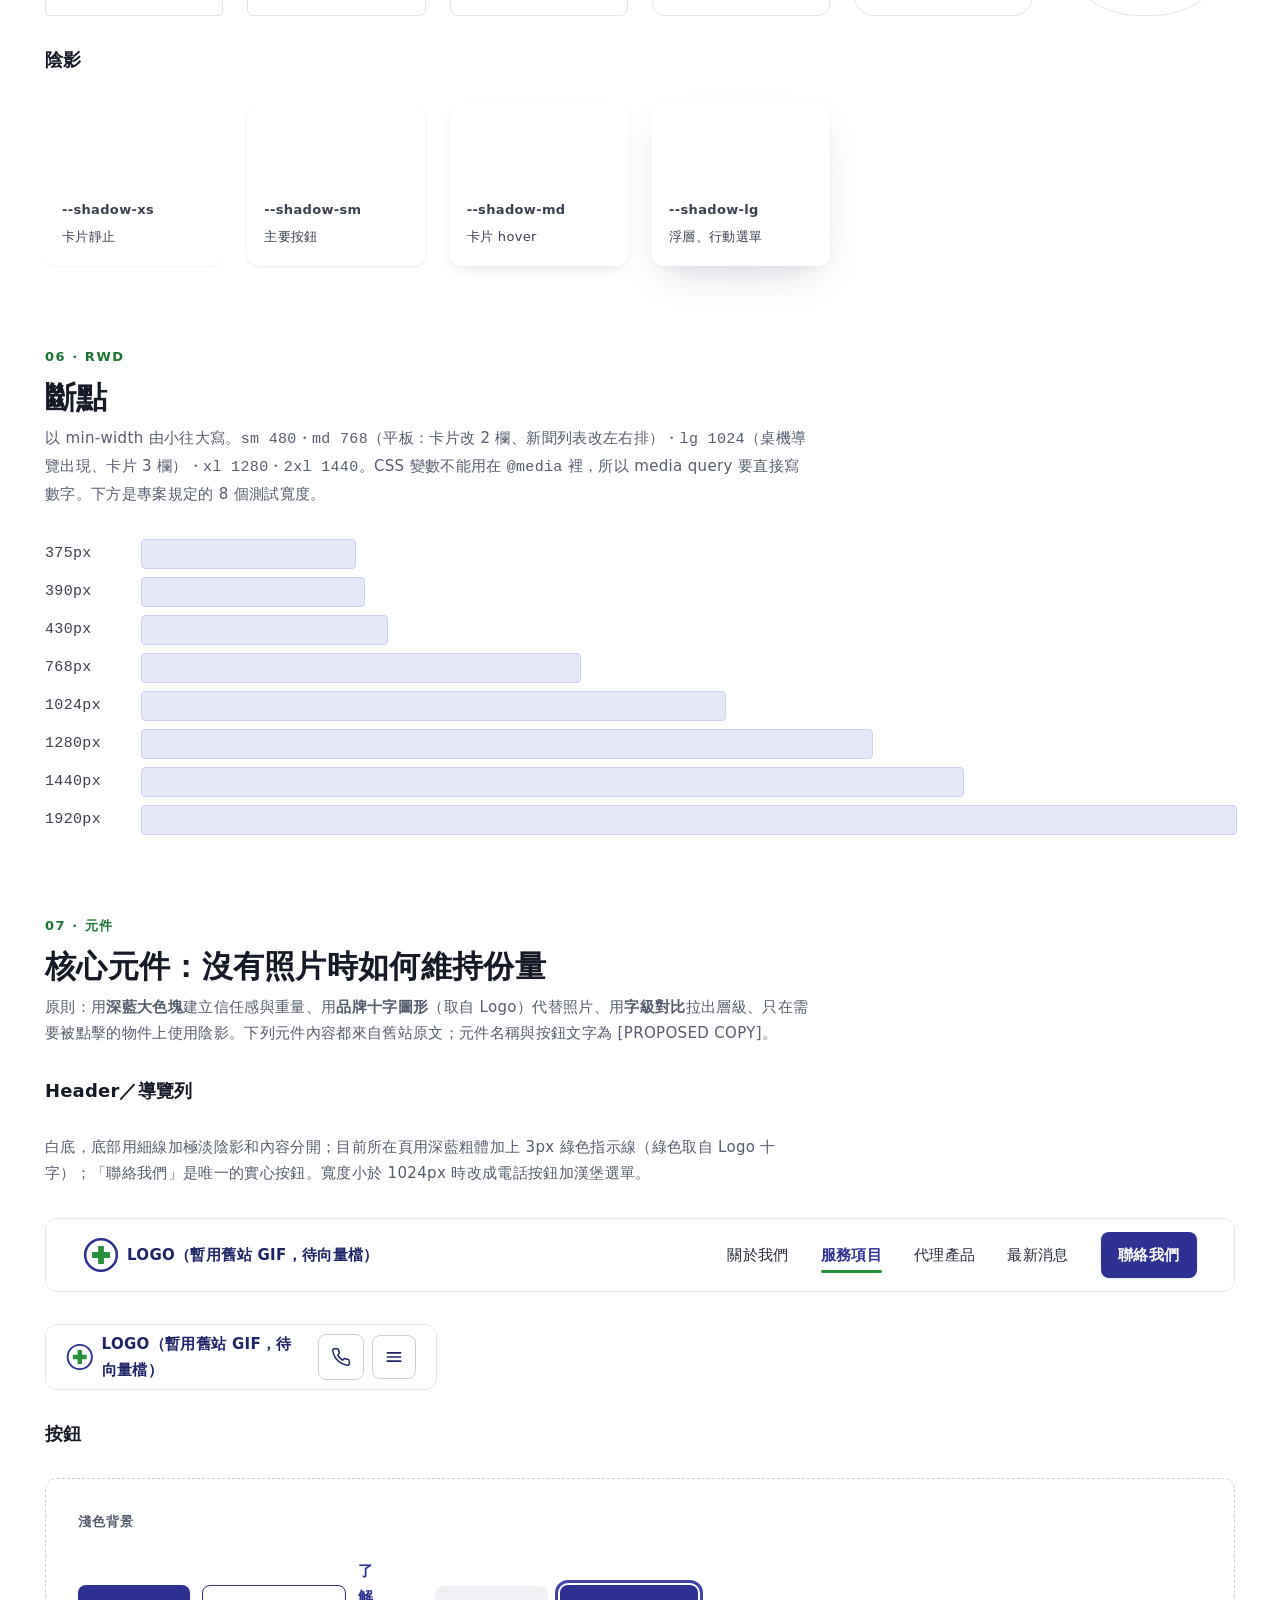
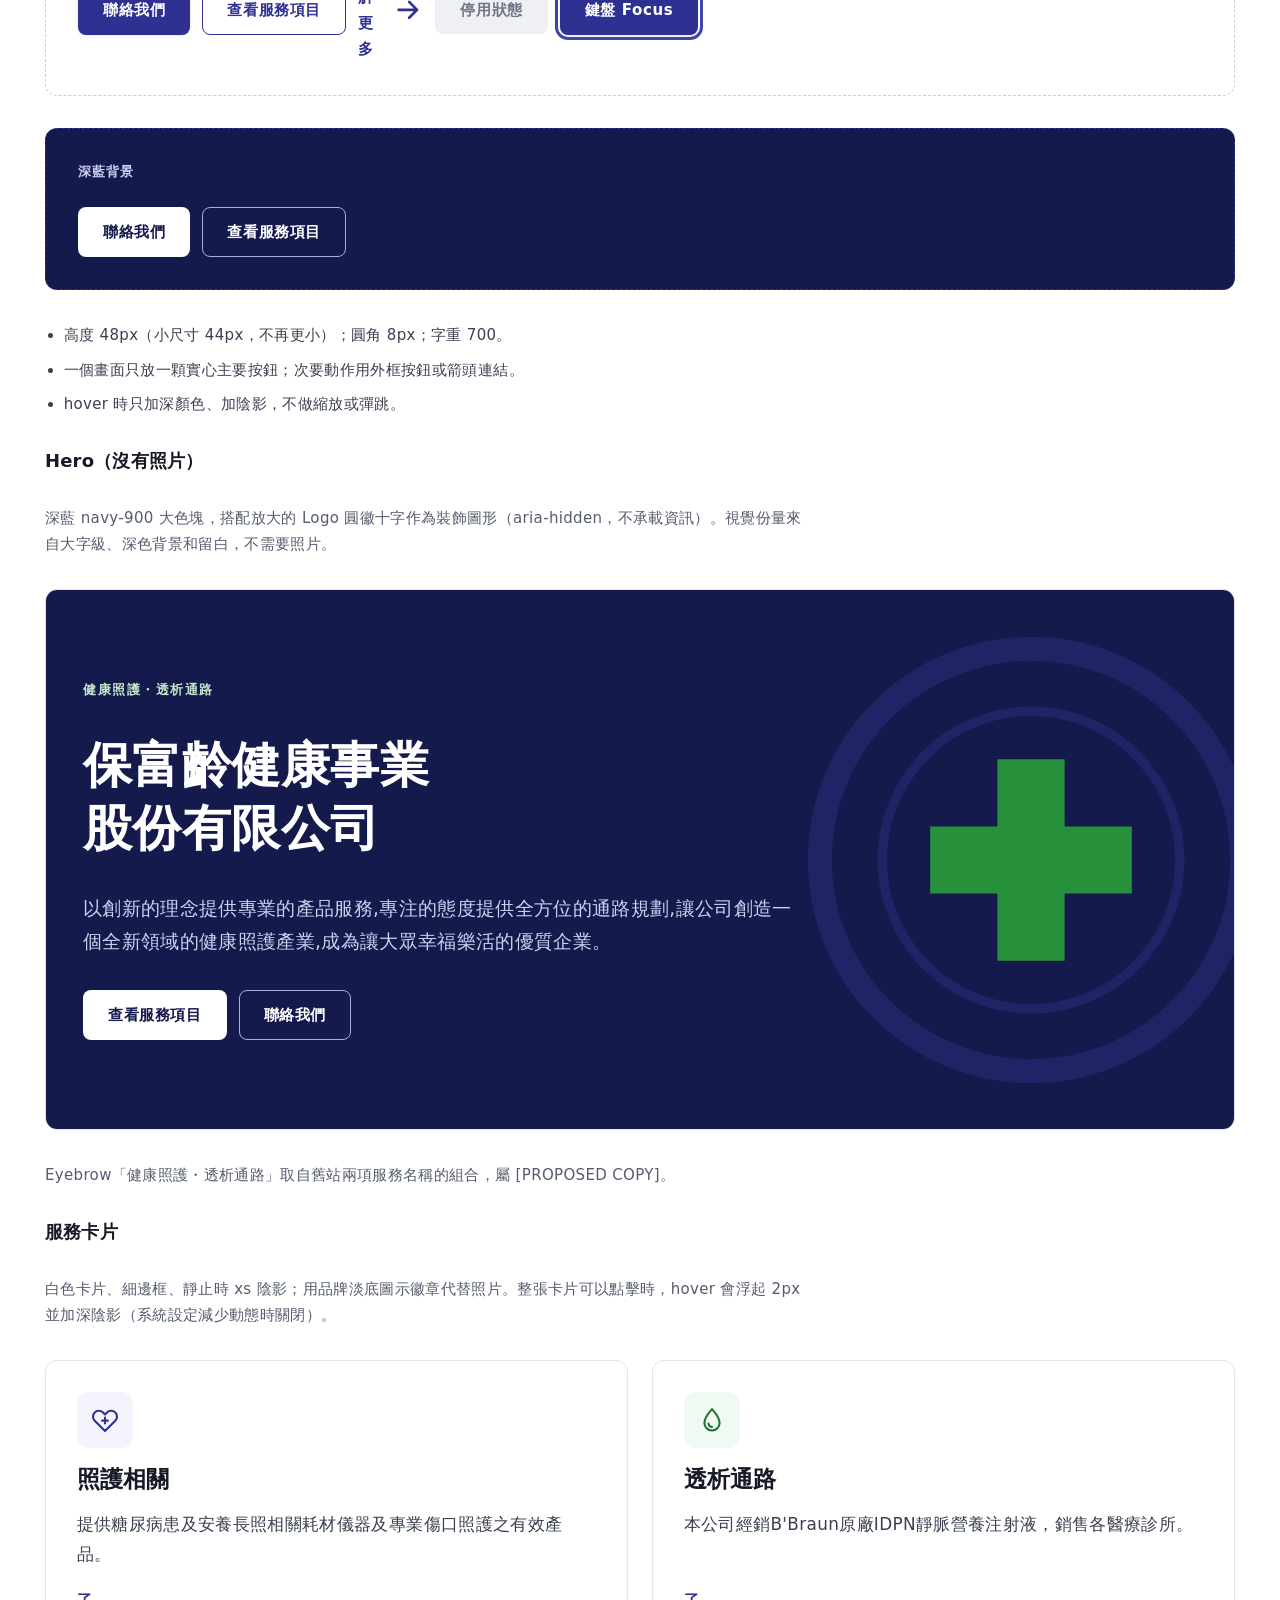
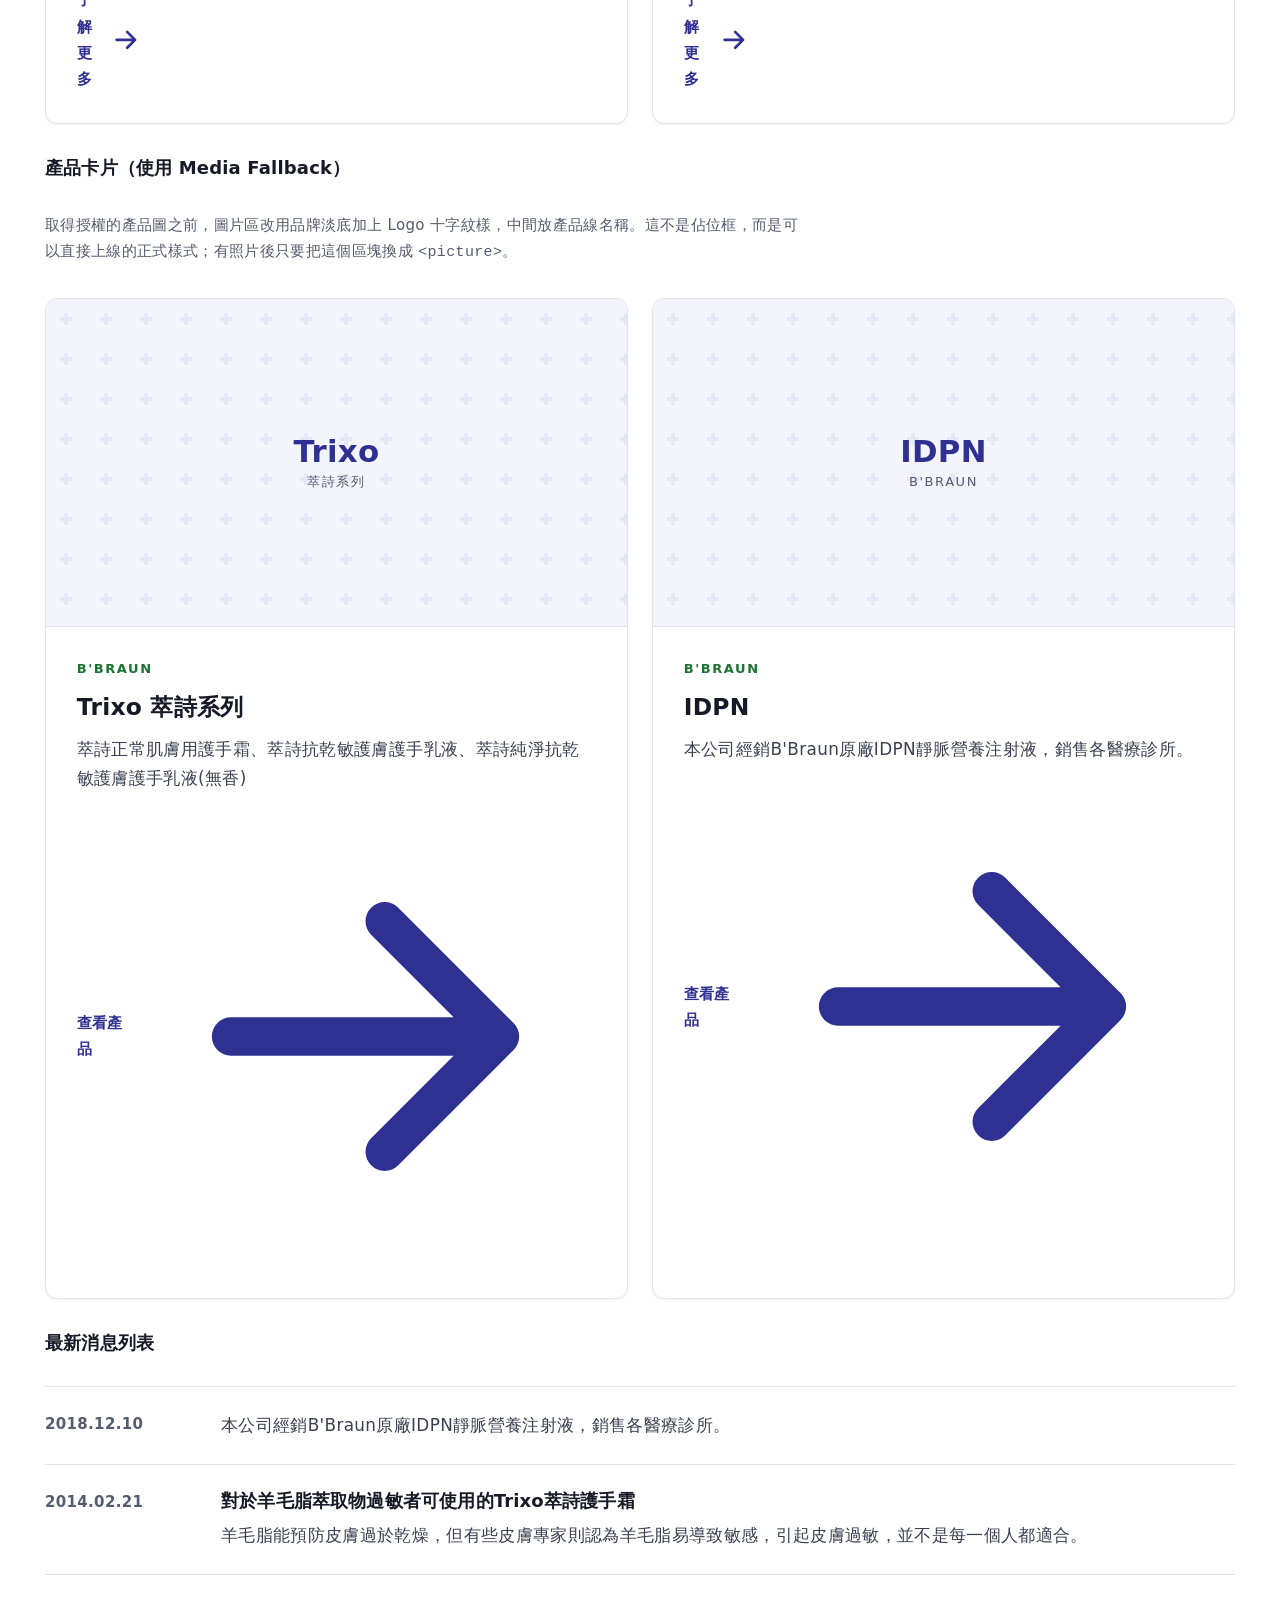
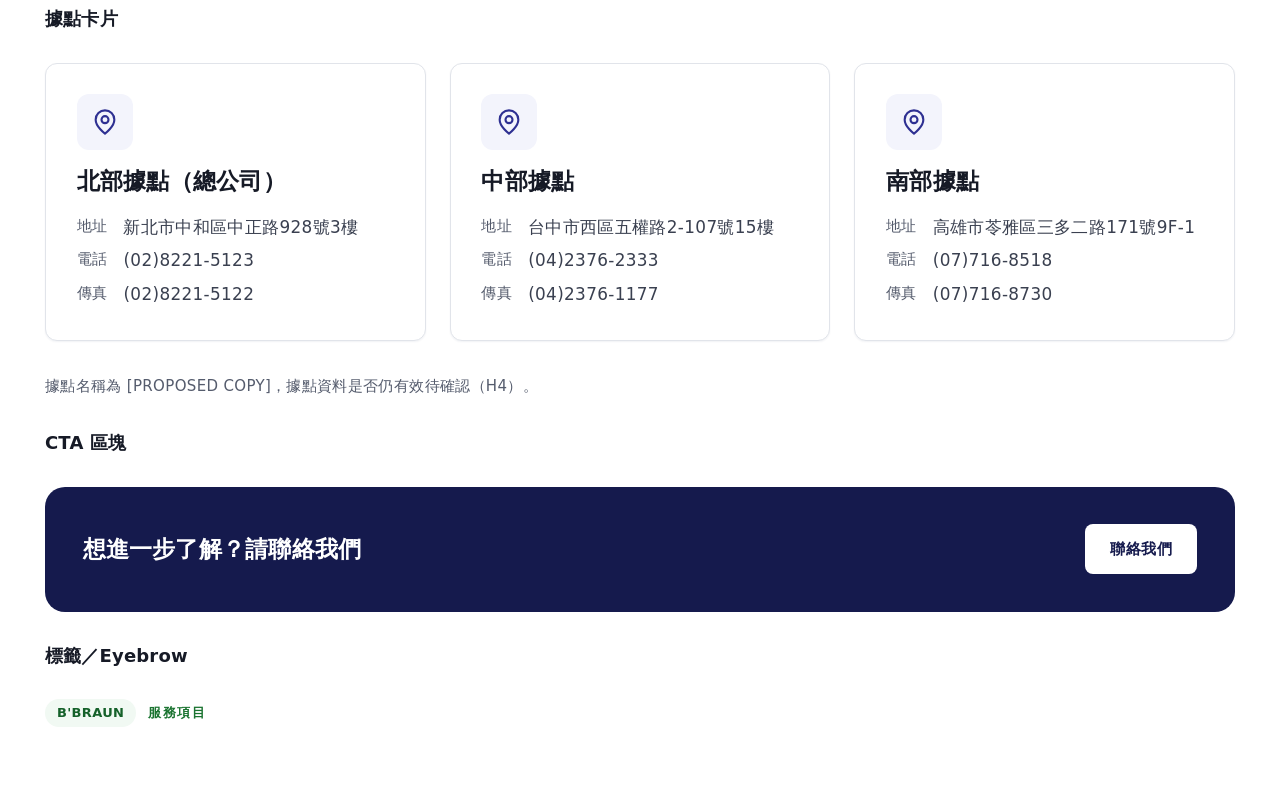
<file: design-system/styleguide.html>
<!doctype html>
<html lang="zh-Hant-TW">
<head>
<meta charset="utf-8">
<meta name="viewport" content="width=device-width, initial-scale=1">
<meta name="robots" content="noindex">
<title>保富齡 Design System</title>
<link rel="stylesheet" href="tokens.css">
<link rel="stylesheet" href="components.css">
<style>
/* Style-guide page chrome (not part of the site) */
body{background:var(--color-bg);}
.sg{padding-block:var(--space-12) var(--space-24);}
.sg-wrap{max-width:var(--container-max);margin-inline:auto;padding-inline:max(16px,var(--space-gutter));display:flex;flex-direction:column;gap:var(--space-20);}
.sg-top{display:flex;flex-direction:column;gap:var(--space-4);padding-bottom:var(--space-10);border-bottom:1px solid var(--color-border);}
.sg-top h1{font-size:var(--fs-h1);}
.sg-meta{display:flex;flex-wrap:wrap;gap:var(--space-2);}
.sg-sec{display:flex;flex-direction:column;gap:var(--space-8);scroll-margin-top:var(--space-8);}
.sg-sec>header{display:flex;flex-direction:column;gap:var(--space-2);max-width:48rem;}
.sg-sec>header h2{font-size:var(--fs-h2);}
.sg-sub{font-size:var(--fs-h4);}
.sg-note{font-size:var(--fs-small);color:var(--color-text-muted);max-width:48rem;}
.sg-toc{display:flex;flex-wrap:wrap;gap:var(--space-2);margin:0;padding:0;list-style:none;}
.sg-toc a{display:inline-flex;align-items:center;min-height:var(--touch-target);padding-inline:var(--space-4);border:1px solid var(--color-border-strong);border-radius:var(--radius-pill);font-size:var(--fs-small);text-decoration:none;color:var(--color-text-heading);}
.sg-toc a:hover{border-color:var(--color-brand-primary);color:var(--color-brand-primary);}
.sg-brand{display:grid;gap:var(--space-6);grid-template-columns:repeat(auto-fit,minmax(min(100%,18rem),1fr));}
.sg-brandchip{display:grid;grid-template-columns:5rem 1fr;gap:var(--space-4);align-items:center;padding:var(--space-5);border:1px solid var(--color-border);border-radius:var(--radius-lg);}
.sg-brandchip i{display:block;width:5rem;height:5rem;border-radius:var(--radius-md);}
.sg-brandchip code,.sg-sw code,.sg-table code{font-family:var(--font-mono);font-size:var(--fs-xs);}
.sg-scale{display:flex;flex-direction:column;gap:var(--space-3);}
.sg-row{display:grid;grid-template-columns:repeat(auto-fill,minmax(7.5rem,1fr));gap:var(--space-2);}
.sg-sw{display:flex;flex-direction:column;gap:var(--space-1);font-size:var(--fs-xs);line-height:1.4;}
.sg-sw i{display:block;height:3.5rem;border-radius:var(--radius-sm);border:1px solid rgb(var(--shadow-rgb)/0.08);}
.sg-sw b{color:var(--color-text-heading);}
.sg-tablewrap{overflow-x:auto;border:1px solid var(--color-border);border-radius:var(--radius-lg);}
.sg-table{width:100%;border-collapse:collapse;font-size:var(--fs-small);min-width:46rem;}
.sg-table th,.sg-table td{padding:var(--space-3) var(--space-4);text-align:left;border-bottom:1px solid var(--color-border);vertical-align:middle;}
.sg-table th{background:var(--color-bg-subtle);color:var(--color-text-heading);font-size:var(--fs-xs);letter-spacing:0.06em;}
.sg-table tr:last-child td{border-bottom:0;}
.sg-table td.num{font-variant-numeric:tabular-nums;font-weight:var(--fw-bold);color:var(--color-text-heading);}
.sg-sample{display:inline-flex;align-items:center;justify-content:center;min-width:5.5rem;height:2.25rem;padding-inline:var(--space-3);border-radius:var(--radius-sm);font-weight:var(--fw-bold);font-size:var(--fs-small);}
.sg-pass{display:inline-flex;align-items:center;gap:var(--space-1);padding:2px var(--space-2);border-radius:var(--radius-pill);background:var(--color-green-50);color:var(--color-green-800);font-size:var(--fs-xs);font-weight:var(--fw-bold);}
.sg-type{display:flex;flex-direction:column;border-top:1px solid var(--color-border);}
.sg-type>div{display:grid;grid-template-columns:minmax(0,11rem) 1fr;gap:var(--space-6);padding-block:var(--space-5);border-bottom:1px solid var(--color-border);align-items:baseline;}
.sg-type small{color:var(--color-text-muted);font-size:var(--fs-xs);line-height:1.5;font-family:var(--font-mono);}
.sg-bars{display:flex;flex-direction:column;gap:var(--space-2);}
.sg-bar{display:grid;grid-template-columns:6rem 1fr;gap:var(--space-4);align-items:center;font-size:var(--fs-xs);font-family:var(--font-mono);color:var(--color-text-muted);}
.sg-bar i{display:block;height:0.75rem;background:var(--color-navy-200);border-radius:2px;}
.sg-tiles{display:grid;grid-template-columns:repeat(auto-fill,minmax(10rem,1fr));gap:var(--space-6);}
.sg-tile{display:flex;flex-direction:column;justify-content:flex-end;gap:var(--space-1);height:8rem;padding:var(--space-4);background:var(--color-white);border:1px solid var(--color-border);font-size:var(--fs-xs);}
.sg-tile code{font-family:var(--font-mono);}
.sg-stage{padding:var(--space-8);border:1px dashed var(--color-border-strong);border-radius:var(--radius-lg);background:var(--color-bg-subtle);display:flex;flex-direction:column;gap:var(--space-6);}
.sg-stage--plain{background:var(--color-white);}
.sg-stage--inverse{background:var(--color-bg-inverse);border-color:var(--color-navy-700);}
.sg-btnrow{display:flex;flex-wrap:wrap;gap:var(--space-3);align-items:center;}
.sg-label{font-size:var(--fs-xs);font-weight:var(--fw-bold);letter-spacing:0.08em;color:var(--color-text-muted);}
.sg-stage--inverse .sg-label{color:var(--color-text-on-inverse-muted);}
.sg-rules{margin:0;padding-left:1.25em;display:flex;flex-direction:column;gap:var(--space-2);font-size:var(--fs-small);max-width:52rem;}
.sg-frame{border:1px solid var(--color-border);border-radius:var(--radius-lg);overflow:hidden;background:var(--color-bg);}
.sg-frame .pfo-header{position:relative;top:auto;}
.sg-phone{max-width:24.375rem;}
.sg-phone .pfo-nav{display:none;}
.sg-phone .pfo-header__actions{display:flex;}
.sg-phone .pfo-header__inner{min-height:var(--header-height-mobile);padding-inline:var(--space-5);}
.sg-bps{display:grid;gap:var(--space-2);}
.sg-bp{display:grid;grid-template-columns:5rem 1fr;gap:var(--space-4);align-items:center;font-size:var(--fs-small);}
.sg-bp i{display:block;height:1.75rem;border-radius:var(--radius-xs);background:var(--color-navy-100);border:1px solid var(--color-navy-200);}
.sg-demo-focus{outline:var(--focus-ring);outline-offset:var(--focus-offset);}
.sg-logo-ph{display:inline-flex;align-items:center;gap:var(--space-2);font-weight:var(--fw-bold);color:var(--color-navy-800);font-size:var(--fs-small);text-decoration:none;}
.sg-hero-title{margin:0;color:var(--color-text-on-inverse);font-size:var(--fs-display);font-weight:var(--fw-bold);line-height:var(--lh-tight);letter-spacing:var(--ls-heading);}
.sg-logo-ph svg{width:2.25rem;height:2.25rem;}
</style>
</head>
<body>
<div class="pfo sg" id="top">
<div class="sg-wrap">

<header class="sg-top">
<p class="pfo-eyebrow">PFO_NewWeb · PHASE 4</p>
<h1>保富齡 Design System v1.0</h1>
<p class="pfo-hero__lead" style="color:var(--color-text-body)">官網改版用的設計基礎：色彩、字型、間距、圓角、陰影、斷點，以及在沒有授權照片時仍能維持專業醫療感的核心元件。所有元件只使用 <code>tokens.css</code> 內的變數。</p>
<div class="sg-meta"><span class="pfo-tag">WCAG 2.1 AA 全數通過</span><span class="pfo-tag">系統字型・零字型下載</span><span class="pfo-tag">僅淺色主題</span></div>
<nav aria-label="本頁目錄"><ul class="sg-toc"><li><a href="#brand">品牌色</a></li><li><a href="#palette">色階</a></li><li><a href="#contrast">對比驗證</a></li><li><a href="#type">字型</a></li><li><a href="#space">間距・圓角・陰影</a></li><li><a href="#breakpoints">斷點</a></li><li><a href="#components">核心元件</a></li></ul></nav>
</header>

<section class="sg-sec" id="brand" aria-labelledby="h-brand">
<header><p class="pfo-eyebrow">01 · 來源</p><h2 id="h-brand">品牌色：從舊站 Logo 取樣</h2>
<p class="sg-note">從舊站 <code>logo.gif</code>（273×68）逐像素統計取得，不是目測。深藍是 Logo 中數量最多的彩色像素（606 px），綠色取自十字（133 px）。取得向量檔（G1）後再比對一次。</p></header>
<div class="sg-brand">
<div class="sg-brandchip"><i style="background:var(--color-navy-700)"></i><div><b>Logo Blue → navy-700</b><br><code>#2E3092</code><br><span class="sg-note">白底對比 10.75:1。主要按鈕、連結直接使用這個色。</span></div></div>
<div class="sg-brandchip"><i style="background:var(--color-green-600)"></i><div><b>Logo Green → green-600</b><br><code>#27903A</code><br><span class="sg-note">白底對比 4.09:1，<strong>不能當內文色</strong>；只用於 ≥24px 大字、圖示、指示線。小字改用 green-700 <code>#1B7431</code>（5.85:1）。</span></div></div>
<div class="sg-brandchip"><i style="background:var(--color-navy-900)"></i><div><b>Deep Navy → navy-900</b><br><code>#151A4D</code><br><span class="sg-note">由 Logo Blue 同色相加深，用於 Hero、CTA 區塊；Footer 用更深的 navy-950 <code>#0E1238</code>。</span></div></div>
</div>
</section>

<section class="sg-sec" id="palette" aria-labelledby="h-palette">
<header><p class="pfo-eyebrow">02 · 色階</p><h2 id="h-palette">色階與語意角色</h2>
<p class="sg-note">元件一律使用語意變數（例如 <code>--color-text-body</code>、<code>--btn-primary-bg</code>），不直接寫色碼。灰色帶一點藍（色相約 228°），跟品牌深藍放在一起時不顯得冷硬。</p></header>
<div class="sg-scale"><h3 class="sg-sub">Navy（主色，色相 ≈236°）</h3><div class="sg-row"><div class="sg-sw"><i style="background:var(--color-navy-950)"></i><b>navy-950</b><code>#0E1238</code></div><div class="sg-sw"><i style="background:var(--color-navy-900)"></i><b>navy-900</b><code>#151A4D</code></div><div class="sg-sw"><i style="background:var(--color-navy-800)"></i><b>navy-800</b><code>#1E2466</code></div><div class="sg-sw"><i style="background:var(--color-navy-700)"></i><b>navy-700</b><code>#2E3092</code></div><div class="sg-sw"><i style="background:var(--color-navy-600)"></i><b>navy-600</b><code>#3F45A8</code></div><div class="sg-sw"><i style="background:var(--color-navy-500)"></i><b>navy-500</b><code>#5A60C0</code></div><div class="sg-sw"><i style="background:var(--color-navy-300)"></i><b>navy-300</b><code>#A9ADE3</code></div><div class="sg-sw"><i style="background:var(--color-navy-200)"></i><b>navy-200</b><code>#CDD0F1</code></div><div class="sg-sw"><i style="background:var(--color-navy-100)"></i><b>navy-100</b><code>#E6E8F8</code></div><div class="sg-sw"><i style="background:var(--color-navy-50)"></i><b>navy-50</b><code>#F3F4FC</code></div></div></div>
<div class="sg-scale"><h3 class="sg-sub">Green（輔色，色相 ≈131°）</h3><div class="sg-row"><div class="sg-sw"><i style="background:var(--color-green-900)"></i><b>green-900</b><code>#0F4A1E</code></div><div class="sg-sw"><i style="background:var(--color-green-800)"></i><b>green-800</b><code>#15612A</code></div><div class="sg-sw"><i style="background:var(--color-green-700)"></i><b>green-700</b><code>#1B7431</code></div><div class="sg-sw"><i style="background:var(--color-green-600)"></i><b>green-600</b><code>#27903A</code></div><div class="sg-sw"><i style="background:var(--color-green-500)"></i><b>green-500</b><code>#3DAA52</code></div><div class="sg-sw"><i style="background:var(--color-green-200)"></i><b>green-200</b><code>#C4E7CC</code></div><div class="sg-sw"><i style="background:var(--color-green-100)"></i><b>green-100</b><code>#E0F2E4</code></div><div class="sg-sw"><i style="background:var(--color-green-50)"></i><b>green-50</b><code>#F1F9F3</code></div></div></div>
<div class="sg-scale"><h3 class="sg-sub">Neutral（冷灰）</h3><div class="sg-row"><div class="sg-sw"><i style="background:var(--color-gray-900)"></i><b>gray-900</b><code>#161A26</code></div><div class="sg-sw"><i style="background:var(--color-gray-800)"></i><b>gray-800</b><code>#262B38</code></div><div class="sg-sw"><i style="background:var(--color-gray-700)"></i><b>gray-700</b><code>#3A4050</code></div><div class="sg-sw"><i style="background:var(--color-gray-600)"></i><b>gray-600</b><code>#555C6D</code></div><div class="sg-sw"><i style="background:var(--color-gray-500)"></i><b>gray-500</b><code>#6E7585</code></div><div class="sg-sw"><i style="background:var(--color-gray-400)"></i><b>gray-400</b><code>#9CA2B0</code></div><div class="sg-sw"><i style="background:var(--color-gray-300)"></i><b>gray-300</b><code>#C9CED8</code></div><div class="sg-sw"><i style="background:var(--color-gray-200)"></i><b>gray-200</b><code>#E1E4EA</code></div><div class="sg-sw"><i style="background:var(--color-gray-100)"></i><b>gray-100</b><code>#EEF0F4</code></div><div class="sg-sw"><i style="background:var(--color-gray-50)"></i><b>gray-50</b><code>#F7F8FA</code></div><div class="sg-sw"><i style="background:var(--color-white)"></i><b>white</b><code>#FFFFFF</code></div></div></div>
</section>

<section class="sg-sec" id="contrast" aria-labelledby="h-contrast">
<header><p class="pfo-eyebrow">03 · 無障礙</p><h2 id="h-contrast">色彩對比驗證（WCAG 2.1 AA）</h2>
<p class="sg-note">依 WCAG 相對亮度公式計算。文字需 ≥4.5:1；24px 以上大字、按鈕邊框、focus ring 等非文字元素需 ≥3:1。下表列出設計系統允許的全部前景／背景組合；<strong>不在表內的組合不得使用</strong>。</p></header>
<div class="sg-tablewrap"><table class="sg-table"><thead><tr><th scope="col">範例</th><th scope="col">前景</th><th scope="col">背景</th><th scope="col">對比</th><th scope="col">標準</th><th scope="col">結果</th><th scope="col">用途</th></tr></thead><tbody><tr><td><span class="sg-sample" style="color:#161A26;background:#FFFFFF;border:1px solid var(--color-border)">保富齡 Aa</span></td><td><code>gray-900</code> #161A26</td><td><code>white</code> #FFFFFF</td><td class="num">17.36:1</td><td>文字 4.5:1</td><td><span class="sg-pass">✓ AA</span></td><td>標題文字 / 白底</td></tr><tr><td><span class="sg-sample" style="color:#3A4050;background:#FFFFFF;border:1px solid var(--color-border)">保富齡 Aa</span></td><td><code>gray-700</code> #3A4050</td><td><code>white</code> #FFFFFF</td><td class="num">10.35:1</td><td>文字 4.5:1</td><td><span class="sg-pass">✓ AA</span></td><td>內文 / 白底</td></tr><tr><td><span class="sg-sample" style="color:#555C6D;background:#FFFFFF;border:1px solid var(--color-border)">保富齡 Aa</span></td><td><code>gray-600</code> #555C6D</td><td><code>white</code> #FFFFFF</td><td class="num">6.69:1</td><td>文字 4.5:1</td><td><span class="sg-pass">✓ AA</span></td><td>次要文字 / 白底</td></tr><tr><td><span class="sg-sample" style="color:#161A26;background:#F7F8FA;border:1px solid var(--color-border)">保富齡 Aa</span></td><td><code>gray-900</code> #161A26</td><td><code>gray-50</code> #F7F8FA</td><td class="num">16.33:1</td><td>文字 4.5:1</td><td><span class="sg-pass">✓ AA</span></td><td>標題 / Off-white 區塊</td></tr><tr><td><span class="sg-sample" style="color:#3A4050;background:#F7F8FA;border:1px solid var(--color-border)">保富齡 Aa</span></td><td><code>gray-700</code> #3A4050</td><td><code>gray-50</code> #F7F8FA</td><td class="num">9.74:1</td><td>文字 4.5:1</td><td><span class="sg-pass">✓ AA</span></td><td>內文 / Off-white</td></tr><tr><td><span class="sg-sample" style="color:#555C6D;background:#F7F8FA;border:1px solid var(--color-border)">保富齡 Aa</span></td><td><code>gray-600</code> #555C6D</td><td><code>gray-50</code> #F7F8FA</td><td class="num">6.30:1</td><td>文字 4.5:1</td><td><span class="sg-pass">✓ AA</span></td><td>次要文字 / Off-white</td></tr><tr><td><span class="sg-sample" style="color:#3A4050;background:#F3F4FC;border:1px solid var(--color-border)">保富齡 Aa</span></td><td><code>gray-700</code> #3A4050</td><td><code>navy-50</code> #F3F4FC</td><td class="num">9.44:1</td><td>文字 4.5:1</td><td><span class="sg-pass">✓ AA</span></td><td>內文 / 品牌淡底</td></tr><tr><td><span class="sg-sample" style="color:#555C6D;background:#F3F4FC;border:1px solid var(--color-border)">保富齡 Aa</span></td><td><code>gray-600</code> #555C6D</td><td><code>navy-50</code> #F3F4FC</td><td class="num">6.10:1</td><td>文字 4.5:1</td><td><span class="sg-pass">✓ AA</span></td><td>次要文字 / 品牌淡底</td></tr><tr><td><span class="sg-sample" style="color:#2E3092;background:#F3F4FC;border:1px solid var(--color-border)">保富齡 Aa</span></td><td><code>navy-700</code> #2E3092</td><td><code>navy-50</code> #F3F4FC</td><td class="num">9.80:1</td><td>文字 4.5:1</td><td><span class="sg-pass">✓ AA</span></td><td>連結或標籤 / 品牌淡底</td></tr><tr><td><span class="sg-sample" style="color:#2E3092;background:#FFFFFF;border:1px solid var(--color-border)">保富齡 Aa</span></td><td><code>navy-700</code> #2E3092</td><td><code>white</code> #FFFFFF</td><td class="num">10.75:1</td><td>文字 4.5:1</td><td><span class="sg-pass">✓ AA</span></td><td>連結 / 白底</td></tr><tr><td><span class="sg-sample" style="color:#2E3092;background:#F7F8FA;border:1px solid var(--color-border)">保富齡 Aa</span></td><td><code>navy-700</code> #2E3092</td><td><code>gray-50</code> #F7F8FA</td><td class="num">10.11:1</td><td>文字 4.5:1</td><td><span class="sg-pass">✓ AA</span></td><td>連結 / Off-white</td></tr><tr><td><span class="sg-sample" style="color:#1E2466;background:#FFFFFF;border:1px solid var(--color-border)">保富齡 Aa</span></td><td><code>navy-800</code> #1E2466</td><td><code>white</code> #FFFFFF</td><td class="num">14.01:1</td><td>文字 4.5:1</td><td><span class="sg-pass">✓ AA</span></td><td>連結 hover / 白底</td></tr><tr><td><span class="sg-sample" style="color:#1B7431;background:#FFFFFF;border:1px solid var(--color-border)">保富齡 Aa</span></td><td><code>green-700</code> #1B7431</td><td><code>white</code> #FFFFFF</td><td class="num">5.85:1</td><td>文字 4.5:1</td><td><span class="sg-pass">✓ AA</span></td><td>綠色小字（eyebrow）/ 白底</td></tr><tr><td><span class="sg-sample" style="color:#1B7431;background:#F7F8FA;border:1px solid var(--color-border)">保富齡 Aa</span></td><td><code>green-700</code> #1B7431</td><td><code>gray-50</code> #F7F8FA</td><td class="num">5.51:1</td><td>文字 4.5:1</td><td><span class="sg-pass">✓ AA</span></td><td>綠色小字 / Off-white</td></tr><tr><td><span class="sg-sample" style="color:#15612A;background:#F1F9F3;border:1px solid var(--color-border)">保富齡 Aa</span></td><td><code>green-800</code> #15612A</td><td><code>green-50</code> #F1F9F3</td><td class="num">7.06:1</td><td>文字 4.5:1</td><td><span class="sg-pass">✓ AA</span></td><td>綠色標籤文字 / 綠淡底</td></tr><tr><td><span class="sg-sample" style="color:#27903A;background:#FFFFFF;border:1px solid var(--color-border)">保富齡 Aa</span></td><td><code>green-600</code> #27903A</td><td><code>white</code> #FFFFFF</td><td class="num">4.09:1</td><td>大字／非文字 3:1</td><td><span class="sg-pass">✓ AA</span></td><td>Logo 綠：僅限大字(≥24px)或圖示</td></tr><tr><td><span class="sg-sample" style="color:#FFFFFF;background:#2E3092;">保富齡 Aa</span></td><td><code>white</code> #FFFFFF</td><td><code>navy-700</code> #2E3092</td><td class="num">10.75:1</td><td>文字 4.5:1</td><td><span class="sg-pass">✓ AA</span></td><td>主要按鈕文字</td></tr><tr><td><span class="sg-sample" style="color:#FFFFFF;background:#1E2466;">保富齡 Aa</span></td><td><code>white</code> #FFFFFF</td><td><code>navy-800</code> #1E2466</td><td class="num">14.01:1</td><td>文字 4.5:1</td><td><span class="sg-pass">✓ AA</span></td><td>主要按鈕 hover</td></tr><tr><td><span class="sg-sample" style="color:#FFFFFF;background:#151A4D;">保富齡 Aa</span></td><td><code>white</code> #FFFFFF</td><td><code>navy-900</code> #151A4D</td><td class="num">16.32:1</td><td>文字 4.5:1</td><td><span class="sg-pass">✓ AA</span></td><td>主要按鈕 active / 深色區塊內文</td></tr><tr><td><span class="sg-sample" style="color:#FFFFFF;background:#0E1238;">保富齡 Aa</span></td><td><code>white</code> #FFFFFF</td><td><code>navy-950</code> #0E1238</td><td class="num">18.07:1</td><td>文字 4.5:1</td><td><span class="sg-pass">✓ AA</span></td><td>Footer 標題</td></tr><tr><td><span class="sg-sample" style="color:#C9CED8;background:#0E1238;">保富齡 Aa</span></td><td><code>gray-300</code> #C9CED8</td><td><code>navy-950</code> #0E1238</td><td class="num">11.45:1</td><td>文字 4.5:1</td><td><span class="sg-pass">✓ AA</span></td><td>Footer 次要文字</td></tr><tr><td><span class="sg-sample" style="color:#CDD0F1;background:#151A4D;">保富齡 Aa</span></td><td><code>navy-200</code> #CDD0F1</td><td><code>navy-900</code> #151A4D</td><td class="num">10.79:1</td><td>文字 4.5:1</td><td><span class="sg-pass">✓ AA</span></td><td>Hero 副標 / 深藍底</td></tr><tr><td><span class="sg-sample" style="color:#C4E7CC;background:#151A4D;">保富齡 Aa</span></td><td><code>green-200</code> #C4E7CC</td><td><code>navy-900</code> #151A4D</td><td class="num">12.16:1</td><td>文字 4.5:1</td><td><span class="sg-pass">✓ AA</span></td><td>深藍底上的綠色小字</td></tr><tr><td><span class="sg-sample" style="color:#151A4D;background:#FFFFFF;border:1px solid var(--color-border)">保富齡 Aa</span></td><td><code>navy-900</code> #151A4D</td><td><code>white</code> #FFFFFF</td><td class="num">16.32:1</td><td>文字 4.5:1</td><td><span class="sg-pass">✓ AA</span></td><td>白色按鈕文字（深色區塊內反白按鈕）</td></tr><tr><td><span class="sg-sample" style="color:#FFFFFF;background:#1B7431;">保富齡 Aa</span></td><td><code>white</code> #FFFFFF</td><td><code>green-700</code> #1B7431</td><td class="num">5.85:1</td><td>文字 4.5:1</td><td><span class="sg-pass">✓ AA</span></td><td>綠色徽章文字（少量使用）</td></tr><tr><td><span class="sg-sample" style="color:#B42318;background:#FFFFFF;border:1px solid var(--color-border)">保富齡 Aa</span></td><td><code>red-700</code> #B42318</td><td><code>white</code> #FFFFFF</td><td class="num">6.57:1</td><td>文字 4.5:1</td><td><span class="sg-pass">✓ AA</span></td><td>錯誤訊息</td></tr><tr><td><span class="sg-sample" style="color:#B42318;background:#FEF3F2;border:1px solid var(--color-border)">保富齡 Aa</span></td><td><code>red-700</code> #B42318</td><td><code>red-50</code> #FEF3F2</td><td class="num">6.05:1</td><td>文字 4.5:1</td><td><span class="sg-pass">✓ AA</span></td><td>錯誤訊息 / 淡紅底</td></tr><tr><td><span class="sg-sample" style="color:#6E7585;background:#FFFFFF;border:1px solid var(--color-border)">保富齡 Aa</span></td><td><code>gray-500</code> #6E7585</td><td><code>white</code> #FFFFFF</td><td class="num">4.62:1</td><td>大字／非文字 3:1</td><td><span class="sg-pass">✓ AA</span></td><td>表單邊框（非文字 3:1）</td></tr><tr><td><span class="sg-sample" style="color:#3F45A8;background:#FFFFFF;border:1px solid var(--color-border)">保富齡 Aa</span></td><td><code>navy-600</code> #3F45A8</td><td><code>white</code> #FFFFFF</td><td class="num">7.99:1</td><td>大字／非文字 3:1</td><td><span class="sg-pass">✓ AA</span></td><td>Focus ring / 白底（非文字 3:1）</td></tr><tr><td><span class="sg-sample" style="color:#3F45A8;background:#F7F8FA;border:1px solid var(--color-border)">保富齡 Aa</span></td><td><code>navy-600</code> #3F45A8</td><td><code>gray-50</code> #F7F8FA</td><td class="num">7.52:1</td><td>大字／非文字 3:1</td><td><span class="sg-pass">✓ AA</span></td><td>Focus ring / Off-white</td></tr><tr><td><span class="sg-sample" style="color:#FFFFFF;background:#151A4D;">保富齡 Aa</span></td><td><code>white</code> #FFFFFF</td><td><code>navy-900</code> #151A4D</td><td class="num">16.32:1</td><td>大字／非文字 3:1</td><td><span class="sg-pass">✓ AA</span></td><td>Focus ring（白）/ 深藍底</td></tr><tr><td><span class="sg-sample" style="color:#27903A;background:#FFFFFF;border:1px solid var(--color-border)">保富齡 Aa</span></td><td><code>green-600</code> #27903A</td><td><code>white</code> #FFFFFF</td><td class="num">4.09:1</td><td>大字／非文字 3:1</td><td><span class="sg-pass">✓ AA</span></td><td>選單目前頁指示線（非文字 3:1）</td></tr><tr><td><span class="sg-sample" style="color:#2E3092;background:#FFFFFF;border:1px solid var(--color-border)">保富齡 Aa</span></td><td><code>navy-700</code> #2E3092</td><td><code>white</code> #FFFFFF</td><td class="num">10.75:1</td><td>大字／非文字 3:1</td><td><span class="sg-pass">✓ AA</span></td><td>次要按鈕邊框（非文字 3:1）</td></tr><tr><td><span class="sg-sample" style="color:#A9ADE3;background:#151A4D;">保富齡 Aa</span></td><td><code>navy-300</code> #A9ADE3</td><td><code>navy-900</code> #151A4D</td><td class="num">7.60:1</td><td>大字／非文字 3:1</td><td><span class="sg-pass">✓ AA</span></td><td>反白框線按鈕邊框 / 深藍底（非文字 3:1）</td></tr></tbody></table></div>
<ul class="sg-rules">
<li>Logo 綠 <code>#27903A</code> 只能當大字或圖示；綠色小字一律用 green-700 以上。</li>
<li>卡片邊框（gray-200／300）是裝飾，不承載資訊；表單輸入框邊框必須用 gray-500（4.62:1）。</li>
<li>Focus ring：淺色底用 navy-600 3px，深藍底改用白色。</li>
</ul>
</section>

<section class="sg-sec" id="type" aria-labelledby="h-type">
<header><p class="pfo-eyebrow">04 · 字型</p><h2 id="h-type">字型系統</h2>
<p class="sg-note">系統字型堆疊，不下載任何字型檔（效能優先）。英數字使用各平台的 UI 字型，中文依平台落到 PingFang TC（Apple）、微軟正黑體（Windows）、Noto Sans TC（Android）。字級使用 <code>clamp()</code> 在 375px 到 1440px 之間平滑縮放。中文內文行高 1.75。</p></header>
<div class="sg-type">
<div><small>--fs-display<br>32 → 52px · 700</small><p style="font-size:var(--fs-display);font-weight:700;line-height:var(--lh-tight);color:var(--color-text-heading)">保富齡健康事業股份有限公司</p></div>
<div><small>--fs-h1<br>30 → 44px · 700</small><p style="font-size:var(--fs-h1);font-weight:700;line-height:var(--lh-tight);color:var(--color-text-heading)">服務項目</p></div>
<div><small>--fs-h2<br>24 → 32px · 700</small><p style="font-size:var(--fs-h2);font-weight:700;line-height:var(--lh-tight);color:var(--color-text-heading)">代理產品</p></div>
<div><small>--fs-h3<br>20 → 24px · 700</small><p style="font-size:var(--fs-h3);font-weight:700;line-height:var(--lh-tight);color:var(--color-text-heading)">Trixo 萃詩系列</p></div>
<div><small>--fs-h4<br>18px · 700</small><p style="font-size:var(--fs-h4);font-weight:700;color:var(--color-text-heading)">對於羊毛脂萃取物過敏者可使用的Trixo萃詩護手霜</p></div>
<div><small>--fs-body-lg<br>17 → 19px · 1.75</small><p style="font-size:var(--fs-body-lg);max-width:var(--measure)">以創新的理念提供專業的產品服務,專注的態度提供全方位的通路規劃,讓公司創造一個全新領域的健康照護產業,成為讓大眾幸福樂活的優質企業。</p></div>
<div><small>--fs-body<br>16 → 17px · 1.75</small><p style="max-width:var(--measure)">提供糖尿病患及安養長照相關耗材儀器及專業傷口照護之有效產品。腸道健康照護系統設備合作規劃。</p></div>
<div><small>--fs-small<br>15px</small><p style="font-size:var(--fs-small);color:var(--color-text-muted)">TEL (02)8221-5123　FAX (02)8221-5122</p></div>
<div><small>--fs-xs<br>13px · 只用於標籤</small><p class="pfo-eyebrow">服務項目</p></div>
</div>
<p class="sg-note"><code>--font-sans</code>: -apple-system, BlinkMacSystemFont, "Segoe UI", "PingFang TC", "Noto Sans TC", "Noto Sans CJK TC", "Microsoft JhengHei", "Heiti TC", system-ui, sans-serif</p>
</section>

<section class="sg-sec" id="space" aria-labelledby="h-space">
<header><p class="pfo-eyebrow">05 · 版面</p><h2 id="h-space">間距、圓角、陰影</h2>
<p class="sg-note">以 4px 為基準。區塊上下間距 <code>--space-section</code> 為 48 → 96px；左右留白 <code>--space-gutter</code> 為 20 → 40px；內容最大寬 1200px，文章 760px。陰影帶一點深藍色調，不用純黑，看起來比較乾淨。</p></header>
<div class="sg-bars"><div class="sg-bar"><span>--space-1</span><i style="width:4px"></i></div><div class="sg-bar"><span>--space-2</span><i style="width:8px"></i></div><div class="sg-bar"><span>--space-3</span><i style="width:12px"></i></div><div class="sg-bar"><span>--space-4</span><i style="width:16px"></i></div><div class="sg-bar"><span>--space-6</span><i style="width:24px"></i></div><div class="sg-bar"><span>--space-8</span><i style="width:32px"></i></div><div class="sg-bar"><span>--space-10</span><i style="width:40px"></i></div><div class="sg-bar"><span>--space-12</span><i style="width:48px"></i></div><div class="sg-bar"><span>--space-16</span><i style="width:64px"></i></div><div class="sg-bar"><span>--space-20</span><i style="width:80px"></i></div><div class="sg-bar"><span>--space-24</span><i style="width:96px"></i></div><div class="sg-bar"><span>--space-32</span><i style="width:128px"></i></div></div>
<h3 class="sg-sub">圓角</h3><div class="sg-tiles"><div class="sg-tile" style="border-radius:var(--radius-xs)"><b>--radius-xs</b><code>4px</code><span>標籤、輸入框內部</span></div><div class="sg-tile" style="border-radius:var(--radius-sm)"><b>--radius-sm</b><code>6px</code><span>小元件</span></div><div class="sg-tile" style="border-radius:var(--radius-md)"><b>--radius-md</b><code>8px</code><span>按鈕、輸入框</span></div><div class="sg-tile" style="border-radius:var(--radius-lg)"><b>--radius-lg</b><code>12px</code><span>卡片</span></div><div class="sg-tile" style="border-radius:var(--radius-xl)"><b>--radius-xl</b><code>20px</code><span>CTA 區塊、Hero 面板</span></div><div class="sg-tile" style="border-radius:var(--radius-pill)"><b>--radius-pill</b><code>999px</code><span>膠囊連結</span></div></div>
<h3 class="sg-sub">陰影</h3><div class="sg-tiles"><div class="sg-tile" style="border-radius:var(--radius-lg);border-color:transparent;box-shadow:var(--shadow-xs)"><b>--shadow-xs</b><span>卡片靜止</span></div><div class="sg-tile" style="border-radius:var(--radius-lg);border-color:transparent;box-shadow:var(--shadow-sm)"><b>--shadow-sm</b><span>主要按鈕</span></div><div class="sg-tile" style="border-radius:var(--radius-lg);border-color:transparent;box-shadow:var(--shadow-md)"><b>--shadow-md</b><span>卡片 hover</span></div><div class="sg-tile" style="border-radius:var(--radius-lg);border-color:transparent;box-shadow:var(--shadow-lg)"><b>--shadow-lg</b><span>浮層、行動選單</span></div></div>
</section>

<section class="sg-sec" id="breakpoints" aria-labelledby="h-bp">
<header><p class="pfo-eyebrow">06 · RWD</p><h2 id="h-bp">斷點</h2>
<p class="sg-note">以 min-width 由小往大寫。<code>sm 480</code>・<code>md 768</code>（平板：卡片改 2 欄、新聞列表改左右排）・<code>lg 1024</code>（桌機導覽出現、卡片 3 欄）・<code>xl 1280</code>・<code>2xl 1440</code>。CSS 變數不能用在 <code>@media</code> 裡，所以 media query 要直接寫數字。下方是專案規定的 8 個測試寬度。</p></header>
<div class="sg-bps"><div class="sg-bp"><code>375px</code><i style="width:19.5%"></i></div><div class="sg-bp"><code>390px</code><i style="width:20.3%"></i></div><div class="sg-bp"><code>430px</code><i style="width:22.4%"></i></div><div class="sg-bp"><code>768px</code><i style="width:40.0%"></i></div><div class="sg-bp"><code>1024px</code><i style="width:53.3%"></i></div><div class="sg-bp"><code>1280px</code><i style="width:66.7%"></i></div><div class="sg-bp"><code>1440px</code><i style="width:75.0%"></i></div><div class="sg-bp"><code>1920px</code><i style="width:100.0%"></i></div></div>
</section>

<section class="sg-sec" id="components" aria-labelledby="h-comp">
<header><p class="pfo-eyebrow">07 · 元件</p><h2 id="h-comp">核心元件：沒有照片時如何維持份量</h2>
<p class="sg-note">原則：用<strong>深藍大色塊</strong>建立信任感與重量、用<strong>品牌十字圖形</strong>（取自 Logo）代替照片、用<strong>字級對比</strong>拉出層級、只在需要被點擊的物件上使用陰影。下列元件內容都來自舊站原文；元件名稱與按鈕文字為 [PROPOSED COPY]。</p></header>

<h3 class="sg-sub">Header／導覽列</h3>
<p class="sg-note">白底，底部用細線加極淡陰影和內容分開；目前所在頁用深藍粗體加上 3px 綠色指示線（綠色取自 Logo 十字）；「聯絡我們」是唯一的實心按鈕。寬度小於 1024px 時改成電話按鈕加漢堡選單。</p>
<div class="sg-frame"><header class="pfo-header"><div class="pfo-header__inner">
<a class="sg-logo-ph" href="#top" aria-label="保富齡健康事業股份有限公司 首頁（Logo 示意）"><svg viewBox="0 0 200 200" aria-hidden="true"><circle cx="100" cy="100" r="88" fill="none" stroke="#2E3092" stroke-width="14"/><path fill="#27903A" d="M84 50h32v34h34v32h-34v34H84v-34H50V84h34z"/></svg><span>LOGO（暫用舊站 GIF，待向量檔）</span></a>
<nav class="pfo-nav" aria-label="主選單（示意）"><ul class="pfo-nav__list"><li><a class="pfo-nav__link" href="#components">關於我們</a></li><li><a class="pfo-nav__link" href="#components" aria-current="page">服務項目</a></li><li><a class="pfo-nav__link" href="#components">代理產品</a></li><li><a class="pfo-nav__link" href="#components">最新消息</a></li></ul><a class="pfo-btn pfo-btn--primary pfo-btn--sm" href="#components">聯絡我們</a></nav>
<div class="pfo-header__actions"><a class="pfo-icon-btn" href="#components" aria-label="撥打總公司電話 (02)8221-5123"><svg viewBox="0 0 24 24" fill="none" stroke="currentColor" stroke-width="1.8" stroke-linecap="round" stroke-linejoin="round" aria-hidden="true"><path d="M22 16.9v3a2 2 0 0 1-2.2 2 19.8 19.8 0 0 1-8.6-3.1 19.5 19.5 0 0 1-6-6A19.8 19.8 0 0 1 2.1 4.2 2 2 0 0 1 4.1 2h3a2 2 0 0 1 2 1.7c.1.9.4 1.8.7 2.7a2 2 0 0 1-.5 2.1L8 9.8a16 16 0 0 0 6 6l1.3-1.3a2 2 0 0 1 2.1-.4c.9.3 1.8.6 2.7.7a2 2 0 0 1 1.7 2z"/></svg></a><button class="pfo-icon-btn" type="button" aria-label="開啟選單" aria-expanded="false"><svg viewBox="0 0 24 24" fill="none" stroke="currentColor" stroke-width="2" stroke-linecap="round" aria-hidden="true"><path d="M4 7h16M4 12h16M4 17h16"/></svg></button></div>
</div></header></div>
<div class="sg-frame sg-phone"><header class="pfo-header"><div class="pfo-header__inner">
<a class="sg-logo-ph" href="#top" aria-label="保富齡健康事業股份有限公司 首頁（Logo 示意）"><svg viewBox="0 0 200 200" aria-hidden="true"><circle cx="100" cy="100" r="88" fill="none" stroke="#2E3092" stroke-width="14"/><path fill="#27903A" d="M84 50h32v34h34v32h-34v34H84v-34H50V84h34z"/></svg><span>LOGO（暫用舊站 GIF，待向量檔）</span></a>
<nav class="pfo-nav" aria-label="主選單（示意）"><ul class="pfo-nav__list"><li><a class="pfo-nav__link" href="#components">關於我們</a></li><li><a class="pfo-nav__link" href="#components" aria-current="page">服務項目</a></li><li><a class="pfo-nav__link" href="#components">代理產品</a></li><li><a class="pfo-nav__link" href="#components">最新消息</a></li></ul><a class="pfo-btn pfo-btn--primary pfo-btn--sm" href="#components">聯絡我們</a></nav>
<div class="pfo-header__actions"><a class="pfo-icon-btn" href="#components" aria-label="撥打總公司電話 (02)8221-5123"><svg viewBox="0 0 24 24" fill="none" stroke="currentColor" stroke-width="1.8" stroke-linecap="round" stroke-linejoin="round" aria-hidden="true"><path d="M22 16.9v3a2 2 0 0 1-2.2 2 19.8 19.8 0 0 1-8.6-3.1 19.5 19.5 0 0 1-6-6A19.8 19.8 0 0 1 2.1 4.2 2 2 0 0 1 4.1 2h3a2 2 0 0 1 2 1.7c.1.9.4 1.8.7 2.7a2 2 0 0 1-.5 2.1L8 9.8a16 16 0 0 0 6 6l1.3-1.3a2 2 0 0 1 2.1-.4c.9.3 1.8.6 2.7.7a2 2 0 0 1 1.7 2z"/></svg></a><button class="pfo-icon-btn" type="button" aria-label="開啟選單" aria-expanded="false"><svg viewBox="0 0 24 24" fill="none" stroke="currentColor" stroke-width="2" stroke-linecap="round" aria-hidden="true"><path d="M4 7h16M4 12h16M4 17h16"/></svg></button></div>
</div></header></div>

<h3 class="sg-sub">按鈕</h3>
<div class="sg-stage sg-stage--plain">
<p class="sg-label">淺色背景</p>
<div class="sg-btnrow"><a class="pfo-btn pfo-btn--primary" href="#components">聯絡我們</a><a class="pfo-btn pfo-btn--secondary" href="#components">查看服務項目</a><a class="pfo-link-arrow" href="#components">了解更多 <svg viewBox="0 0 24 24" fill="none" stroke="currentColor" stroke-width="2" stroke-linecap="round" stroke-linejoin="round" aria-hidden="true"><path d="M5 12h14M13 6l6 6-6 6"/></svg></a><button class="pfo-btn pfo-btn--primary" type="button" disabled>停用狀態</button><a class="pfo-btn pfo-btn--primary sg-demo-focus" href="#components">鍵盤 Focus</a></div>
</div>
<div class="sg-stage sg-stage--inverse on-inverse">
<p class="sg-label">深藍背景</p>
<div class="sg-btnrow"><a class="pfo-btn pfo-btn--inverse" href="#components">聯絡我們</a><a class="pfo-btn pfo-btn--ghost-inverse" href="#components">查看服務項目</a></div>
</div>
<ul class="sg-rules"><li>高度 48px（小尺寸 44px，不再更小）；圓角 8px；字重 700。</li><li>一個畫面只放一顆實心主要按鈕；次要動作用外框按鈕或箭頭連結。</li><li>hover 時只加深顏色、加陰影，不做縮放或彈跳。</li></ul>

<h3 class="sg-sub">Hero（沒有照片）</h3>
<p class="sg-note">深藍 navy-900 大色塊，搭配放大的 Logo 圓徽十字作為裝飾圖形（aria-hidden，不承載資訊）。視覺份量來自大字級、深色背景和留白，不需要照片。</p>
<div class="sg-frame">
<section class="pfo-hero on-inverse" aria-label="Hero 示意"><svg class="pfo-hero__mark" viewBox="0 0 200 200" aria-hidden="true"><circle cx="100" cy="100" r="88" fill="none" stroke="currentColor" stroke-width="10"/><circle cx="100" cy="100" r="62" fill="none" stroke="currentColor" stroke-width="4"/><path class="accent" fill="currentColor" d="M86 58h28v28h28v28h-28v28H86v-28H58V86h28z"/></svg><div class="pfo-hero__inner">
<p class="pfo-eyebrow">健康照護・透析通路</p>
<p class="sg-hero-title">保富齡健康事業<br>股份有限公司</p>
<p class="pfo-hero__lead">以創新的理念提供專業的產品服務,專注的態度提供全方位的通路規劃,讓公司創造一個全新領域的健康照護產業,成為讓大眾幸福樂活的優質企業。</p>
<div class="pfo-hero__actions"><a class="pfo-btn pfo-btn--inverse" href="#components">查看服務項目</a><a class="pfo-btn pfo-btn--ghost-inverse" href="#components">聯絡我們</a></div>
</div></section>
</div>
<p class="sg-note">Eyebrow「健康照護・透析通路」取自舊站兩項服務名稱的組合，屬 [PROPOSED COPY]。</p>

<h3 class="sg-sub">服務卡片</h3>
<p class="sg-note">白色卡片、細邊框、靜止時 xs 陰影；用品牌淡底圖示徽章代替照片。整張卡片可以點擊時，hover 會浮起 2px 並加深陰影（系統設定減少動態時關閉）。</p>
<div class="pfo-grid pfo-grid--2">
<article class="pfo-card pfo-card--link"><span class="pfo-icon-badge"><svg viewBox="0 0 24 24" fill="none" stroke="currentColor" stroke-width="1.8" stroke-linecap="round" stroke-linejoin="round" aria-hidden="true"><path d="M20.8 5.6a5 5 0 0 0-7.1 0L12 7.3l-1.7-1.7a5 5 0 1 0-7.1 7.1L12 21.5l8.8-8.8a5 5 0 0 0 0-7.1z"/><path d="M12 10v5M9.5 12.5h5"/></svg></span><h3>照護相關</h3><p>提供糖尿病患及安養長照相關耗材儀器及專業傷口照護之有效產品。</p><div class="pfo-card__footer"><a class="pfo-link-arrow" href="#components">了解更多 <svg viewBox="0 0 24 24" fill="none" stroke="currentColor" stroke-width="2" stroke-linecap="round" stroke-linejoin="round" aria-hidden="true"><path d="M5 12h14M13 6l6 6-6 6"/></svg></a></div></article>
<article class="pfo-card pfo-card--link"><span class="pfo-icon-badge pfo-icon-badge--accent"><svg viewBox="0 0 24 24" fill="none" stroke="currentColor" stroke-width="1.8" stroke-linecap="round" stroke-linejoin="round" aria-hidden="true"><path d="M12 2.7s-6.5 7.1-6.5 11.8a6.5 6.5 0 0 0 13 0C18.5 9.8 12 2.7 12 2.7z"/><path d="M9 15a3 3 0 0 0 3 3"/></svg></span><h3>透析通路</h3><p>本公司經銷B'Braun原廠IDPN靜脈營養注射液，銷售各醫療診所。</p><div class="pfo-card__footer"><a class="pfo-link-arrow" href="#components">了解更多 <svg viewBox="0 0 24 24" fill="none" stroke="currentColor" stroke-width="2" stroke-linecap="round" stroke-linejoin="round" aria-hidden="true"><path d="M5 12h14M13 6l6 6-6 6"/></svg></a></div></article>
</div>

<h3 class="sg-sub">產品卡片（使用 Media Fallback）</h3>
<p class="sg-note">取得授權的產品圖之前，圖片區改用品牌淡底加上 Logo 十字紋樣，中間放產品線名稱。這不是佔位框，而是可以直接上線的正式樣式；有照片後只要把這個區塊換成 <code>&lt;picture&gt;</code>。</p>
<div class="pfo-grid pfo-grid--2">
<article class="pfo-card pfo-card--link pfo-product-card"><div class="pfo-media-fallback" role="img" aria-label="Trixo 萃詩系列"><div><p class="pfo-media-fallback__label">Trixo</p><p class="pfo-media-fallback__sub">萃詩系列</p></div></div><div class="pfo-product-card__body"><p class="pfo-eyebrow">B'BRAUN</p><h3>Trixo 萃詩系列</h3><p>萃詩正常肌膚用護手霜、萃詩抗乾敏護膚護手乳液、萃詩純淨抗乾敏護膚護手乳液(無香)</p><a class="pfo-link-arrow" href="#components">查看產品 <svg viewBox="0 0 24 24" fill="none" stroke="currentColor" stroke-width="2" stroke-linecap="round" stroke-linejoin="round" aria-hidden="true"><path d="M5 12h14M13 6l6 6-6 6"/></svg></a></div></article>
<article class="pfo-card pfo-card--link pfo-product-card"><div class="pfo-media-fallback" role="img" aria-label="IDPN"><div><p class="pfo-media-fallback__label">IDPN</p><p class="pfo-media-fallback__sub">B'BRAUN</p></div></div><div class="pfo-product-card__body"><p class="pfo-eyebrow">B'BRAUN</p><h3>IDPN</h3><p>本公司經銷B'Braun原廠IDPN靜脈營養注射液，銷售各醫療診所。</p><a class="pfo-link-arrow" href="#components">查看產品 <svg viewBox="0 0 24 24" fill="none" stroke="currentColor" stroke-width="2" stroke-linecap="round" stroke-linejoin="round" aria-hidden="true"><path d="M5 12h14M13 6l6 6-6 6"/></svg></a></div></article>
</div>

<h3 class="sg-sub">最新消息列表</h3>
<ul class="pfo-news">
<li class="pfo-news__item"><time class="pfo-news__date" datetime="2018-12-10">2018.12.10</time><p>本公司經銷B'Braun原廠IDPN靜脈營養注射液，銷售各醫療診所。</p></li>
<li class="pfo-news__item"><time class="pfo-news__date" datetime="2014-02-21">2014.02.21</time><div style="display:flex;flex-direction:column;gap:var(--space-2)"><h4 class="pfo-news__title"><a href="#components">對於羊毛脂萃取物過敏者可使用的Trixo萃詩護手霜</a></h4><p>羊毛脂能預防皮膚過於乾燥，但有些皮膚專家則認為羊毛脂易導致敏感，引起皮膚過敏，並不是每一個人都適合。</p></div></li>
</ul>

<h3 class="sg-sub">據點卡片</h3>
<div class="pfo-grid pfo-grid--3">
<article class="pfo-card pfo-office"><span class="pfo-icon-badge"><svg viewBox="0 0 24 24" fill="none" stroke="currentColor" stroke-width="1.8" stroke-linecap="round" stroke-linejoin="round" aria-hidden="true"><path d="M20 10c0 6-8 12-8 12s-8-6-8-12a8 8 0 0 1 16 0z"/><circle cx="12" cy="10" r="3"/></svg></span><h3>北部據點（總公司）</h3><dl><dt>地址</dt><dd>新北市中和區中正路928號3樓</dd><dt>電話</dt><dd>(02)8221-5123</dd><dt>傳真</dt><dd>(02)8221-5122</dd></dl></article>
<article class="pfo-card pfo-office"><span class="pfo-icon-badge"><svg viewBox="0 0 24 24" fill="none" stroke="currentColor" stroke-width="1.8" stroke-linecap="round" stroke-linejoin="round" aria-hidden="true"><path d="M20 10c0 6-8 12-8 12s-8-6-8-12a8 8 0 0 1 16 0z"/><circle cx="12" cy="10" r="3"/></svg></span><h3>中部據點</h3><dl><dt>地址</dt><dd>台中市西區五權路2-107號15樓</dd><dt>電話</dt><dd>(04)2376-2333</dd><dt>傳真</dt><dd>(04)2376-1177</dd></dl></article>
<article class="pfo-card pfo-office"><span class="pfo-icon-badge"><svg viewBox="0 0 24 24" fill="none" stroke="currentColor" stroke-width="1.8" stroke-linecap="round" stroke-linejoin="round" aria-hidden="true"><path d="M20 10c0 6-8 12-8 12s-8-6-8-12a8 8 0 0 1 16 0z"/><circle cx="12" cy="10" r="3"/></svg></span><h3>南部據點</h3><dl><dt>地址</dt><dd>高雄市苓雅區三多二路171號9F-1</dd><dt>電話</dt><dd>(07)716-8518</dd><dt>傳真</dt><dd>(07)716-8730</dd></dl></article>
</div>
<p class="sg-note">據點名稱為 [PROPOSED COPY]，據點資料是否仍有效待確認（H4）。</p>

<h3 class="sg-sub">CTA 區塊</h3>
<div class="pfo-cta on-inverse"><h2>想進一步了解？請聯絡我們</h2><a class="pfo-btn pfo-btn--inverse" href="#components">聯絡我們</a></div>

<h3 class="sg-sub">標籤／Eyebrow</h3>
<div class="sg-btnrow"><span class="pfo-tag">B'BRAUN</span><span class="pfo-eyebrow">服務項目</span></div>
</section>

</div>
</div>
</body>
</html>
</file>
<file: design-system/tokens.css>
/* ==========================================================================
   PFO_NewWeb — Design Tokens v1.0（PHASE 4）
   保富齡健康事業股份有限公司 官網改版

   - Single source of truth for colour, type, spacing, radius, shadow,
     layout and motion. Components must use these variables — never raw hex.
   - Brand colours are sampled from the old site's logo.gif (pixel count):
       logo blue  #2E3092 (dominant brand pixel)
       logo green #27903A (cross)
     No vector logo yet (G1). Re-check against the vector file when provided.
   - All text/background pairs listed in PHASE4_Design_System.md §3 are
     verified against WCAG 2.1 AA (4.5:1 text, 3:1 large text / UI).
   - Light theme only. The site has no dark mode [PROPOSED].
   ========================================================================== */

:root {
  /* ------------------------------------------------------------------
     1. COLOUR — primitive scales
     ------------------------------------------------------------------ */

  /* Navy — hue ≈ 236°, anchored on the logo blue (navy-700) */
  --color-navy-950: #0E1238;
  --color-navy-900: #151A4D;   /* Deep Navy: hero, dark bands */
  --color-navy-800: #1E2466;
  --color-navy-700: #2E3092;   /* = logo blue (sampled) */
  --color-navy-600: #3F45A8;
  --color-navy-500: #5A60C0;
  --color-navy-300: #A9ADE3;
  --color-navy-200: #CDD0F1;
  --color-navy-100: #E6E8F8;
  --color-navy-50:  #F3F4FC;

  /* Green — hue ≈ 131°, anchored on the logo green (green-600) */
  --color-green-900: #0F4A1E;
  --color-green-800: #15612A;
  --color-green-700: #1B7431;  /* smallest green allowed for body-size text */
  --color-green-600: #27903A;  /* = logo green (sampled); large text / icons / indicators only */
  --color-green-500: #3DAA52;
  --color-green-200: #C4E7CC;
  --color-green-100: #E0F2E4;
  --color-green-50:  #F1F9F3;

  /* Neutral — cool grey, hue ≈ 228° */
  --color-gray-900: #161A26;
  --color-gray-800: #262B38;
  --color-gray-700: #3A4050;
  --color-gray-600: #555C6D;
  --color-gray-500: #6E7585;
  --color-gray-400: #9CA2B0;
  --color-gray-300: #C9CED8;
  --color-gray-200: #E1E4EA;
  --color-gray-100: #EEF0F4;
  --color-gray-50:  #F7F8FA;
  --color-white:    #FFFFFF;

  /* Feedback (used only for form errors / 404 — minimal) */
  --color-red-700: #B42318;
  --color-red-50:  #FEF3F2;

  /* ------------------------------------------------------------------
     2. COLOUR — semantic roles (components use THESE)
     ------------------------------------------------------------------ */

  /* Brand */
  --color-brand-primary:        var(--color-navy-700);
  --color-brand-primary-hover:  var(--color-navy-800);
  --color-brand-primary-active: var(--color-navy-900);
  --color-brand-deep:           var(--color-navy-900);
  --color-brand-accent:         var(--color-green-600);  /* non-text accents only */
  --color-brand-accent-text:    var(--color-green-700);  /* accent used as text */

  /* Surfaces */
  --color-bg:            var(--color-white);
  --color-bg-subtle:     var(--color-gray-50);   /* off-white bands */
  --color-bg-brand-tint: var(--color-navy-50);   /* media fallback panels */
  --color-bg-accent-tint:var(--color-green-50);
  --color-bg-inverse:    var(--color-navy-900);  /* hero, CTA band */
  --color-bg-footer:     var(--color-navy-950);

  /* Text */
  --color-text-heading:   var(--color-gray-900);
  --color-text-body:      var(--color-gray-700);
  --color-text-muted:     var(--color-gray-600);
  --color-text-link:      var(--color-navy-700);
  --color-text-link-hover:var(--color-navy-800);
  --color-text-on-brand:  var(--color-white);
  --color-text-on-inverse:        var(--color-white);
  --color-text-on-inverse-muted:  var(--color-navy-200);
  --color-text-on-inverse-accent: var(--color-green-200);
  --color-text-footer-muted:      var(--color-gray-300);
  --color-text-error:     var(--color-red-700);

  /* Borders & lines */
  --color-border:        var(--color-gray-200);  /* decorative dividers, card outline */
  --color-border-strong: var(--color-gray-300);
  --color-border-input:  var(--color-gray-500);  /* ≥3:1 for form controls */
  --color-border-brand:  var(--color-navy-700);

  /* Focus */
  --color-focus:         var(--color-navy-600);
  --color-focus-inverse: var(--color-white);

  /* ------------------------------------------------------------------
     3. TYPOGRAPHY — system stack, no web-font download
     Latin glyphs from the OS UI font, CJK falls back to the platform
     Traditional-Chinese face (PingFang TC on Apple, Microsoft JhengHei on
     Windows, Noto Sans CJK TC / Noto Sans TC on Android/Linux).
     ------------------------------------------------------------------ */
  --font-sans: -apple-system, BlinkMacSystemFont, "Segoe UI", "PingFang TC",
               "Noto Sans TC", "Noto Sans CJK TC", "Microsoft JhengHei",
               "Heiti TC", system-ui, sans-serif;
  --font-mono: ui-monospace, "SF Mono", Consolas, "Liberation Mono", monospace;

  /* Fluid type scale: min @375px → max @1440px */
  --fs-display: clamp(2rem, 1.56rem + 1.878vw, 3.25rem);      /* 32 → 52 hero H1 */
  --fs-h1:      clamp(1.875rem, 1.567rem + 1.315vw, 2.75rem);  /* 30 → 44 */
  --fs-h2:      clamp(1.5rem, 1.324rem + 0.751vw, 2rem);       /* 24 → 32 */
  --fs-h3:      clamp(1.25rem, 1.162rem + 0.376vw, 1.5rem);    /* 20 → 24 */
  --fs-h4:      1.125rem;                                     /* 18 */
  --fs-body-lg: clamp(1.0625rem, 1.018rem + 0.188vw, 1.1875rem);/* 17 → 19 lead */
  --fs-body:    clamp(1rem, 0.978rem + 0.094vw, 1.0625rem);     /* 16 → 17 */
  --fs-small:   0.9375rem;                                    /* 15 */
  --fs-xs:      0.8125rem;                                    /* 13 — meta only, never body */

  --fw-regular: 400;
  --fw-medium:  500;   /* falls back to 400 on Microsoft JhengHei */
  --fw-bold:    700;

  --lh-tight:   1.3;   /* headings */
  --lh-snug:    1.5;   /* UI, buttons, nav */
  --lh-body:    1.75;  /* CJK body copy */

  --ls-heading: 0.01em;
  --ls-body:    0.02em;
  --ls-eyebrow: 0.12em;

  --measure:    38em;  /* max reading width ≈ 38 CJK chars */

  /* ------------------------------------------------------------------
     4. SPACING — 4px base
     ------------------------------------------------------------------ */
  --space-0:  0;
  --space-1:  0.25rem;  /*  4 */
  --space-2:  0.5rem;   /*  8 */
  --space-3:  0.75rem;  /* 12 */
  --space-4:  1rem;     /* 16 */
  --space-5:  1.25rem;  /* 20 */
  --space-6:  1.5rem;   /* 24 */
  --space-8:  2rem;     /* 32 */
  --space-10: 2.5rem;   /* 40 */
  --space-12: 3rem;     /* 48 */
  --space-16: 4rem;     /* 64 */
  --space-20: 5rem;     /* 80 */
  --space-24: 6rem;     /* 96 */
  --space-32: 8rem;     /* 128 */

  /* Fluid layout spacing */
  --space-section: clamp(3rem, 1.944rem + 4.507vw, 6rem);   /* 48 → 96 vertical section padding */
  --space-stack:   clamp(1.5rem, 1.148rem + 1.502vw, 2.5rem);/* 24 → 40 gap between blocks */
  --space-gutter:  clamp(1.25rem, 0.81rem + 1.878vw, 2.5rem);/* 20 → 40 side padding */

  /* ------------------------------------------------------------------
     5. LAYOUT
     ------------------------------------------------------------------ */
  --container-max:    75rem;   /* 1200 — main content */
  --container-wide:   82.5rem; /* 1320 — header / footer */
  --container-narrow: 47.5rem; /* 760 — articles */
  --grid-columns: 12;
  --grid-gap: var(--space-6);

  --header-height:        4.5rem; /* 72 desktop */
  --header-height-mobile: 4rem;   /* 64 */
  --touch-target:         2.75rem;/* 44 minimum */

  /* Breakpoints (min-width). CSS variables cannot be used inside
     @media, so these are documentation values — media queries must use
     the same literal px numbers:
       sm 480 | md 768 | lg 1024 | xl 1280 | 2xl 1440
     Target test widths: 375 390 430 | 768 | 1024 1280 1440 1920 */
  --bp-sm:  480px;
  --bp-md:  768px;
  --bp-lg:  1024px;
  --bp-xl:  1280px;
  --bp-2xl: 1440px;

  /* ------------------------------------------------------------------
     6. RADIUS
     ------------------------------------------------------------------ */
  --radius-xs:   4px;   /* tags, inputs inner */
  --radius-sm:   6px;
  --radius-md:   8px;   /* buttons, inputs */
  --radius-lg:   12px;  /* cards */
  --radius-xl:   20px;  /* hero panel, large media fallback */
  --radius-pill: 999px; /* chips */

  /* ------------------------------------------------------------------
     7. SHADOW — navy-tinted, low opacity (never pure black)
     ------------------------------------------------------------------ */
  --shadow-rgb: 21 26 77;  /* = navy-900 */
  --shadow-xs: 0 1px 2px rgb(var(--shadow-rgb) / 0.06);
  --shadow-sm: 0 1px 3px rgb(var(--shadow-rgb) / 0.08),
               0 1px 2px rgb(var(--shadow-rgb) / 0.04);
  --shadow-md: 0 6px 16px -4px rgb(var(--shadow-rgb) / 0.10),
               0 2px 4px -2px rgb(var(--shadow-rgb) / 0.06);
  --shadow-lg: 0 16px 40px -12px rgb(var(--shadow-rgb) / 0.18),
               0 4px 8px -4px rgb(var(--shadow-rgb) / 0.06);
  --shadow-header: 0 1px 0 var(--color-border), 0 4px 12px -6px rgb(var(--shadow-rgb) / 0.10);

  /* ------------------------------------------------------------------
     8. FOCUS
     ------------------------------------------------------------------ */
  --focus-width:  3px;
  --focus-offset: 2px;
  --focus-ring:   var(--focus-width) solid var(--color-focus);

  /* ------------------------------------------------------------------
     9. MOTION — minimal, disabled under prefers-reduced-motion
     ------------------------------------------------------------------ */
  --duration-fast: 120ms;
  --duration-base: 200ms;
  --ease-standard: cubic-bezier(0.2, 0, 0, 1);

  /* ------------------------------------------------------------------
     10. Z-INDEX
     ------------------------------------------------------------------ */
  --z-base:    0;
  --z-sticky:  100;  /* header */
  --z-overlay: 200;  /* mobile menu backdrop */
  --z-menu:    210;  /* mobile menu panel */
  --z-skip:    300;  /* skip link */

  /* ------------------------------------------------------------------
     11. COMPONENT TOKENS
     ------------------------------------------------------------------ */

  /* Button */
  --btn-height:        3rem;      /* 48 */
  --btn-height-sm:     var(--touch-target); /* 44 — never smaller */
  --btn-padding-x:     var(--space-6);
  --btn-radius:        var(--radius-md);
  --btn-font-size:     var(--fs-small);
  --btn-font-weight:   var(--fw-bold);
  --btn-border-width:  1.5px;

  --btn-primary-bg:          var(--color-brand-primary);
  --btn-primary-bg-hover:    var(--color-brand-primary-hover);
  --btn-primary-bg-active:   var(--color-brand-primary-active);
  --btn-primary-text:        var(--color-text-on-brand);

  --btn-secondary-bg:        var(--color-white);
  --btn-secondary-bg-hover:  var(--color-navy-50);
  --btn-secondary-border:    var(--color-brand-primary);
  --btn-secondary-text:      var(--color-brand-primary);

  --btn-inverse-bg:          var(--color-white);           /* on navy bands */
  --btn-inverse-bg-hover:    var(--color-navy-100);
  --btn-inverse-text:        var(--color-navy-900);

  --btn-disabled-bg:         var(--color-gray-100);
  --btn-disabled-text:       var(--color-gray-500);

  /* Navigation */
  --nav-bg:             var(--color-white);
  --nav-link:           var(--color-gray-800);
  --nav-link-hover:     var(--color-brand-primary);
  --nav-link-current:   var(--color-brand-primary);
  --nav-indicator:      var(--color-brand-accent);  /* green bar under current page */
  --nav-indicator-size: 3px;
  --nav-gap:            var(--space-8);

  /* Card */
  --card-bg:            var(--color-white);
  --card-border:        1px solid var(--color-border);
  --card-radius:        var(--radius-lg);
  --card-padding:       clamp(1.5rem, 1.324rem + 0.751vw, 2rem); /* 24 → 32 */
  --card-shadow:        var(--shadow-xs);
  --card-shadow-hover:  var(--shadow-md);
  --card-lift-hover:    -2px;

  /* Media fallback (replaces un-licensed photos) */
  --media-fallback-bg:      var(--color-bg-brand-tint);
  --media-fallback-motif:   var(--color-navy-100);  /* cross pattern, decorative */
  --media-fallback-label:   var(--color-navy-700);
  --media-ratio-card:       16 / 9;
  --media-ratio-product:    4 / 3;

  /* Tag / eyebrow */
  --tag-bg:       var(--color-green-50);
  --tag-text:     var(--color-green-800);
  --tag-radius:   var(--radius-pill);
  --eyebrow-text: var(--color-brand-accent-text);

  /* Form (reserved — no form yet, H14) */
  --input-height: var(--btn-height);
  --input-border: 1px solid var(--color-border-input);
  --input-radius: var(--radius-md);
}

/* Reduced motion: kill transitions & hover lifts globally */
@media (prefers-reduced-motion: reduce) {
  :root {
    --duration-fast: 0ms;
    --duration-base: 0ms;
    --card-lift-hover: 0;
  }
}
</file>
<file: design-system/components.css>
/* ==========================================================================
   PFO_NewWeb — Core component styles v1.0（PHASE 4 reference）
   Depends on tokens.css. Uses ONLY design tokens — no raw colour values,
   except inside the decorative SVG data URI (CSS variables cannot reach
   into a data URI; the value mirrors --color-navy-100).
   Phase 5 will move these into the production stylesheet unchanged.
   ========================================================================== */

/* ---------- Base ---------- */
.pfo {
  font-family: var(--font-sans);
  font-size: var(--fs-body);
  line-height: var(--lh-body);
  letter-spacing: var(--ls-body);
  color: var(--color-text-body);
  background: var(--color-bg);
  -webkit-font-smoothing: antialiased;
}
.pfo :where(h1, h2, h3, h4) {
  margin: 0;
  color: var(--color-text-heading);
  line-height: var(--lh-tight);
  letter-spacing: var(--ls-heading);
  font-weight: var(--fw-bold);
  text-wrap: balance;
}
.pfo :where(p) { margin: 0; }
/* v1.0.1: zero-specificity link colour so component classes (buttons, nav) always win */
:where(.pfo a) { color: var(--color-text-link); text-underline-offset: 0.2em; }
:where(.pfo a:hover) { color: var(--color-text-link-hover); }
.pfo :focus-visible {
  outline: var(--focus-ring);
  outline-offset: var(--focus-offset);
  border-radius: var(--radius-xs);
}
.pfo .on-inverse :focus-visible,
.pfo .on-inverse:focus-visible { outline-color: var(--color-focus-inverse); }

.pfo-container {
  /* v1.0.1 fix: no width:100% — with content-box + padding it overflowed on mobile */
  max-width: var(--container-max);
  margin-inline: auto;
  padding-inline: var(--space-gutter);
  box-sizing: content-box;
}

/* ---------- Eyebrow & tag ---------- */
.pfo-eyebrow {
  font-size: var(--fs-xs);
  font-weight: var(--fw-bold);
  letter-spacing: var(--ls-eyebrow);
  color: var(--eyebrow-text);
}
.pfo-tag {
  display: inline-flex;
  align-items: center;
  padding: var(--space-1) var(--space-3);
  border-radius: var(--tag-radius);
  background: var(--tag-bg);
  color: var(--tag-text);
  font-size: var(--fs-xs);
  font-weight: var(--fw-bold);
  line-height: var(--lh-snug);
}

/* ---------- Button ---------- */
.pfo-btn {
  display: inline-flex;
  align-items: center;
  justify-content: center;
  gap: var(--space-2);
  min-height: var(--btn-height);
  padding-inline: var(--btn-padding-x);
  border: var(--btn-border-width) solid transparent;
  border-radius: var(--btn-radius);
  font: inherit;
  font-size: var(--btn-font-size);
  font-weight: var(--btn-font-weight);
  line-height: var(--lh-snug);
  letter-spacing: 0.04em;
  text-decoration: none;
  cursor: pointer;
  transition: background-color var(--duration-fast) var(--ease-standard),
              color var(--duration-fast) var(--ease-standard),
              box-shadow var(--duration-fast) var(--ease-standard);
}
.pfo-btn svg { width: 1.125em; height: 1.125em; flex-shrink: 0; }
.pfo-btn--sm { min-height: var(--btn-height-sm); padding-inline: var(--space-4); }
.pfo-btn--block { width: 100%; }

.pfo-btn--primary { background: var(--btn-primary-bg); color: var(--btn-primary-text); box-shadow: var(--shadow-sm); }
.pfo-btn--primary:hover { background: var(--btn-primary-bg-hover); color: var(--btn-primary-text); box-shadow: var(--shadow-md); }
.pfo-btn--primary:active { background: var(--btn-primary-bg-active); }

.pfo-btn--secondary { background: var(--btn-secondary-bg); color: var(--btn-secondary-text); border-color: var(--btn-secondary-border); }
.pfo-btn--secondary:hover { background: var(--btn-secondary-bg-hover); color: var(--btn-secondary-text); }

.pfo-btn--inverse { background: var(--btn-inverse-bg); color: var(--btn-inverse-text); }
.pfo-btn--inverse:hover { background: var(--btn-inverse-bg-hover); color: var(--btn-inverse-text); }

.pfo-btn--ghost-inverse { background: transparent; color: var(--color-text-on-inverse); border-color: var(--color-navy-300); }
.pfo-btn--ghost-inverse:hover { background: var(--color-navy-800); color: var(--color-text-on-inverse); }

.pfo-btn:disabled,
.pfo-btn[aria-disabled="true"] {
  background: var(--btn-disabled-bg);
  color: var(--btn-disabled-text);
  border-color: transparent;
  box-shadow: none;
  cursor: not-allowed;
}

/* Text link with arrow ("了解更多 →") */
.pfo-link-arrow {
  display: inline-flex;
  align-items: center;
  gap: var(--space-1);
  min-height: var(--touch-target);
  font-size: var(--fs-small);
  font-weight: var(--fw-bold);
  text-decoration: none;
}
.pfo-link-arrow:hover { text-decoration: underline; }

/* ---------- Header / navigation ---------- */
.pfo-header {
  position: sticky;
  top: env(safe-area-inset-top, 0px);
  z-index: var(--z-sticky);
  background: var(--nav-bg);
  box-shadow: var(--shadow-header);
}
.pfo-header__inner {
  display: flex;
  align-items: center;
  justify-content: space-between;
  gap: var(--space-6);
  min-height: var(--header-height-mobile);
  max-width: var(--container-wide);
  margin-inline: auto;
  padding-inline: var(--space-gutter);
}
.pfo-header__logo { display: inline-flex; align-items: center; min-height: var(--touch-target); }
.pfo-header__logo img { display: block; height: 2.5rem; width: auto; }
.pfo-nav { display: none; }
.pfo-nav__list { display: flex; align-items: center; gap: var(--nav-gap); margin: 0; padding: 0; list-style: none; }
.pfo-nav__link {
  position: relative;
  display: inline-flex;
  align-items: center;
  min-height: var(--touch-target);
  color: var(--nav-link);
  font-size: var(--fs-small);
  font-weight: var(--fw-medium);
  text-decoration: none;
}
.pfo-nav__link:hover { color: var(--nav-link-hover); }
.pfo-nav__link[aria-current="page"] { color: var(--nav-link-current); font-weight: var(--fw-bold); }
.pfo-nav__link[aria-current="page"]::after {
  content: "";
  position: absolute;
  inset-inline: 0;
  bottom: var(--space-1);
  height: var(--nav-indicator-size);
  border-radius: var(--radius-pill);
  background: var(--nav-indicator);
}
.pfo-header__actions { display: flex; align-items: center; gap: var(--space-2); }
.pfo-icon-btn {
  display: inline-flex;
  align-items: center;
  justify-content: center;
  width: var(--touch-target);
  height: var(--touch-target);
  border: 1px solid var(--color-border-strong);
  border-radius: var(--radius-md);
  background: var(--color-white);
  color: var(--color-navy-800);
  cursor: pointer;
}
.pfo-icon-btn:hover { background: var(--color-navy-50); }
.pfo-icon-btn svg { width: 1.25rem; height: 1.25rem; }

@media (min-width: 1024px) {
  .pfo-header__inner { min-height: var(--header-height); }
  .pfo-nav { display: flex; align-items: center; gap: var(--space-8); }
  .pfo-header__actions { display: none; }
}

/* ---------- Section ---------- */
.pfo-section { padding-block: var(--space-section); }
.pfo-section--subtle { background: var(--color-bg-subtle); }
.pfo-section__head { display: flex; flex-direction: column; gap: var(--space-2); margin-bottom: var(--space-stack); }
.pfo-section__head h2 { font-size: var(--fs-h2); }

/* ---------- Hero (no photo) ---------- */
.pfo-hero {
  position: relative;
  overflow: hidden;
  background: var(--color-bg-inverse);
  color: var(--color-text-on-inverse);
  padding-block: var(--space-section);
}
.pfo-hero__inner { position: relative; display: grid; gap: var(--space-8); max-width: var(--container-max); margin-inline: auto; padding-inline: var(--space-gutter); }
.pfo-hero h1 { color: var(--color-text-on-inverse); font-size: var(--fs-display); }
.pfo-hero .pfo-eyebrow { color: var(--color-text-on-inverse-accent); }
.pfo-hero__lead { max-width: var(--measure); color: var(--color-text-on-inverse-muted); font-size: var(--fs-body-lg); }
.pfo-hero__actions { display: flex; flex-wrap: wrap; gap: var(--space-3); }
/* Decorative brand cross (from the logo motif) — aria-hidden in markup */
.pfo-hero__mark {
  position: absolute;
  inset-block-start: 50%;
  inset-inline-end: calc(var(--space-gutter) * -1);
  width: min(38vw, 30rem);
  aspect-ratio: 1;
  translate: 0 -50%;
  color: var(--color-navy-800);
  pointer-events: none;
}
.pfo-hero__mark .accent { color: var(--color-green-600); }
@media (max-width: 767px) {
  /* v1.0.1: decorative mark hidden on phones — it sat behind the buttons */
  .pfo-hero__mark { display: none; }
  .pfo-hero__actions .pfo-btn { width: 100%; }
}

/* ---------- Card (service / office / generic) ---------- */
.pfo-card {
  display: flex;
  flex-direction: column;
  gap: var(--space-4);
  padding: var(--card-padding);
  background: var(--card-bg);
  border: var(--card-border);
  border-radius: var(--card-radius);
  box-shadow: var(--card-shadow);
  transition: box-shadow var(--duration-base) var(--ease-standard),
              translate var(--duration-base) var(--ease-standard);
}
.pfo-card h3 { font-size: var(--fs-h3); }
.pfo-card--link:hover,
.pfo-card--link:focus-within { box-shadow: var(--card-shadow-hover); translate: 0 var(--card-lift-hover); }
.pfo-card__footer { margin-top: auto; }

/* Icon badge for service cards — the "visual weight" replacement for a photo */
.pfo-icon-badge {
  display: inline-grid;
  place-items: center;
  width: 3.5rem;
  height: 3.5rem;
  border-radius: var(--radius-lg);
  background: var(--color-bg-brand-tint);
  color: var(--color-brand-primary);
}
.pfo-icon-badge svg { width: 1.75rem; height: 1.75rem; }
.pfo-icon-badge--accent { background: var(--color-bg-accent-tint); color: var(--color-brand-accent-text); }

/* ---------- Media fallback (used until licensed images exist) ---------- */
.pfo-media-fallback {
  position: relative;
  display: grid;
  place-items: center;
  aspect-ratio: var(--media-ratio-card);
  max-width: 100%;
  background-color: var(--media-fallback-bg);
  /* plus-sign motif echoing the logo cross; #E6E8F8 = --color-navy-100 */
  background-image: url("data:image/svg+xml,%3Csvg xmlns='http://www.w3.org/2000/svg' width='40' height='40'%3E%3Cpath d='M18 14h4v4h4v4h-4v4h-4v-4h-4v-4h4z' fill='%23E6E8F8'/%3E%3C/svg%3E");
  background-size: 40px 40px;
  color: var(--media-fallback-label);
  text-align: center;
}
.pfo-media-fallback--product { aspect-ratio: var(--media-ratio-product); }
.pfo-media-fallback__label {
  font-size: var(--fs-h2);
  font-weight: var(--fw-bold);
  letter-spacing: var(--ls-heading);
  line-height: var(--lh-tight);
}
.pfo-media-fallback__sub { font-size: var(--fs-xs); letter-spacing: var(--ls-eyebrow); color: var(--color-text-muted); }

/* ---------- Product card ---------- */
.pfo-product-card { padding: 0; overflow: hidden; gap: 0; }
.pfo-product-card .pfo-media-fallback { border-bottom: 1px solid var(--color-border); }
.pfo-product-card__body { display: flex; flex-direction: column; gap: var(--space-3); padding: var(--card-padding); flex: 1; }

/* ---------- News list ---------- */
.pfo-news { margin: 0; padding: 0; list-style: none; border-top: 1px solid var(--color-border); }
.pfo-news__item {
  display: grid;
  gap: var(--space-2);
  padding-block: var(--space-6);
  border-bottom: 1px solid var(--color-border);
}
.pfo-news__date {
  font-size: var(--fs-small);
  font-weight: var(--fw-bold);
  color: var(--color-text-muted);
  font-variant-numeric: tabular-nums;
}
.pfo-news__title { font-size: var(--fs-h4); }
.pfo-news__title a { color: var(--color-text-heading); text-decoration: none; }
.pfo-news__title a:hover { color: var(--color-text-link); text-decoration: underline; }
@media (min-width: 768px) {
  .pfo-news__item { grid-template-columns: 8.5rem 1fr; column-gap: var(--space-10); }
}

/* ---------- Office card ---------- */
.pfo-office dl { display: grid; grid-template-columns: auto 1fr; gap: var(--space-1) var(--space-4); margin: 0; }
.pfo-office dt { color: var(--color-text-muted); font-size: var(--fs-small); }
.pfo-office dd { margin: 0; font-variant-numeric: tabular-nums; }

/* ---------- CTA band ---------- */
.pfo-cta {
  display: flex;
  flex-wrap: wrap;
  align-items: center;
  justify-content: space-between;
  gap: var(--space-6);
  padding: var(--space-stack);
  border-radius: var(--radius-xl);
  background: var(--color-bg-inverse);
  color: var(--color-text-on-inverse);
}
.pfo-cta h2 { color: var(--color-text-on-inverse); font-size: var(--fs-h3); }

/* ---------- Footer ---------- */
.pfo-footer { background: var(--color-bg-footer); color: var(--color-text-footer-muted); padding-block: var(--space-16) var(--space-8); font-size: var(--fs-small); }
.pfo-footer a { color: var(--color-text-on-inverse); }
.pfo-footer h2, .pfo-footer h3 { color: var(--color-text-on-inverse); }
.pfo-footer :focus-visible { outline-color: var(--color-focus-inverse); }

/* ---------- Grid helpers ---------- */
.pfo-grid { display: grid; gap: var(--grid-gap); }
@media (min-width: 768px) { .pfo-grid--2, .pfo-grid--3 { grid-template-columns: repeat(2, minmax(0, 1fr)); } }
@media (min-width: 1024px) { .pfo-grid--3 { grid-template-columns: repeat(3, minmax(0, 1fr)); } }

/* ---------- Skip link ---------- */
.pfo-skip {
  position: absolute;
  inset-inline-start: var(--space-4);
  top: calc(var(--space-2) * -10);
  z-index: var(--z-skip);
  padding: var(--space-3) var(--space-4);
  border-radius: var(--radius-md);
  background: var(--color-brand-primary);
  color: var(--color-text-on-brand);
}
.pfo-skip:focus { top: var(--space-2); color: var(--color-text-on-brand); }
</file>
<file: PFO-v2/assets/css/site.min.css>
/* 保富齡健康事業股份有限公司 PFO-v2 — generated by tools/gen_pages.py from tokens.css + components.css + site.css. Do not edit. */
:root{--color-navy-950:#0E1238;--color-navy-900:#151A4D;--color-navy-800:#1E2466;--color-navy-700:#2E3092;--color-navy-600:#3F45A8;--color-navy-500:#5A60C0;--color-navy-300:#A9ADE3;--color-navy-200:#CDD0F1;--color-navy-100:#E6E8F8;--color-navy-50:#F3F4FC;--color-green-900:#0F4A1E;--color-green-800:#15612A;--color-green-700:#1B7431;--color-green-600:#27903A;--color-green-500:#3DAA52;--color-green-200:#C4E7CC;--color-green-100:#E0F2E4;--color-green-50:#F1F9F3;--color-gray-900:#161A26;--color-gray-800:#262B38;--color-gray-700:#3A4050;--color-gray-600:#555C6D;--color-gray-500:#6E7585;--color-gray-400:#9CA2B0;--color-gray-300:#C9CED8;--color-gray-200:#E1E4EA;--color-gray-100:#EEF0F4;--color-gray-50:#F7F8FA;--color-white:#FFFFFF;--color-red-700:#B42318;--color-red-50:#FEF3F2;--color-brand-primary:var(--color-navy-700);--color-brand-primary-hover:var(--color-navy-800);--color-brand-primary-active:var(--color-navy-900);--color-brand-deep:var(--color-navy-900);--color-brand-accent:var(--color-green-600);--color-brand-accent-text:var(--color-green-700);--color-bg:var(--color-white);--color-bg-subtle:var(--color-gray-50);--color-bg-brand-tint:var(--color-navy-50);--color-bg-accent-tint:var(--color-green-50);--color-bg-inverse:var(--color-navy-900);--color-bg-footer:var(--color-navy-950);--color-text-heading:var(--color-gray-900);--color-text-body:var(--color-gray-700);--color-text-muted:var(--color-gray-600);--color-text-link:var(--color-navy-700);--color-text-link-hover:var(--color-navy-800);--color-text-on-brand:var(--color-white);--color-text-on-inverse:var(--color-white);--color-text-on-inverse-muted:var(--color-navy-200);--color-text-on-inverse-accent:var(--color-green-200);--color-text-footer-muted:var(--color-gray-300);--color-text-error:var(--color-red-700);--color-border:var(--color-gray-200);--color-border-strong:var(--color-gray-300);--color-border-input:var(--color-gray-500);--color-border-brand:var(--color-navy-700);--color-focus:var(--color-navy-600);--color-focus-inverse:var(--color-white);--font-sans:-apple-system,BlinkMacSystemFont,"Segoe UI","PingFang TC","Noto Sans TC","Noto Sans CJK TC","Microsoft JhengHei","Heiti TC",system-ui,sans-serif;--font-mono:ui-monospace,"SF Mono",Consolas,"Liberation Mono",monospace;--fs-display:clamp(2rem,1.56rem + 1.878vw,3.25rem);--fs-h1:clamp(1.875rem,1.567rem + 1.315vw,2.75rem);--fs-h2:clamp(1.5rem,1.324rem + 0.751vw,2rem);--fs-h3:clamp(1.25rem,1.162rem + 0.376vw,1.5rem);--fs-h4:1.125rem;--fs-body-lg:clamp(1.0625rem,1.018rem + 0.188vw,1.1875rem);--fs-body:clamp(1rem,0.978rem + 0.094vw,1.0625rem);--fs-small:0.9375rem;--fs-xs:0.8125rem;--fw-regular:400;--fw-medium:500;--fw-bold:700;--lh-tight:1.3;--lh-snug:1.5;--lh-body:1.75;--ls-heading:0.01em;--ls-body:0.02em;--ls-eyebrow:0.12em;--measure:38em;--space-0:0;--space-1:0.25rem;--space-2:0.5rem;--space-3:0.75rem;--space-4:1rem;--space-5:1.25rem;--space-6:1.5rem;--space-8:2rem;--space-10:2.5rem;--space-12:3rem;--space-16:4rem;--space-20:5rem;--space-24:6rem;--space-32:8rem;--space-section:clamp(3rem,1.944rem + 4.507vw,6rem);--space-stack:clamp(1.5rem,1.148rem + 1.502vw,2.5rem);--space-gutter:clamp(1.25rem,0.81rem + 1.878vw,2.5rem);--container-max:75rem;--container-wide:82.5rem;--container-narrow:47.5rem;--grid-columns:12;--grid-gap:var(--space-6);--header-height:4.5rem;--header-height-mobile:4rem;--touch-target:2.75rem;--bp-sm:480px;--bp-md:768px;--bp-lg:1024px;--bp-xl:1280px;--bp-2xl:1440px;--radius-xs:4px;--radius-sm:6px;--radius-md:8px;--radius-lg:12px;--radius-xl:20px;--radius-pill:999px;--shadow-rgb:21 26 77;--shadow-xs:0 1px 2px rgb(var(--shadow-rgb) / 0.06);--shadow-sm:0 1px 3px rgb(var(--shadow-rgb) / 0.08),0 1px 2px rgb(var(--shadow-rgb) / 0.04);--shadow-md:0 6px 16px -4px rgb(var(--shadow-rgb) / 0.10),0 2px 4px -2px rgb(var(--shadow-rgb) / 0.06);--shadow-lg:0 16px 40px -12px rgb(var(--shadow-rgb) / 0.18),0 4px 8px -4px rgb(var(--shadow-rgb) / 0.06);--shadow-header:0 1px 0 var(--color-border),0 4px 12px -6px rgb(var(--shadow-rgb) / 0.10);--focus-width:3px;--focus-offset:2px;--focus-ring:var(--focus-width) solid var(--color-focus);--duration-fast:120ms;--duration-base:200ms;--ease-standard:cubic-bezier(0.2,0,0,1);--z-base:0;--z-sticky:100;--z-overlay:200;--z-menu:210;--z-skip:300;--btn-height:3rem;--btn-height-sm:var(--touch-target);--btn-padding-x:var(--space-6);--btn-radius:var(--radius-md);--btn-font-size:var(--fs-small);--btn-font-weight:var(--fw-bold);--btn-border-width:1.5px;--btn-primary-bg:var(--color-brand-primary);--btn-primary-bg-hover:var(--color-brand-primary-hover);--btn-primary-bg-active:var(--color-brand-primary-active);--btn-primary-text:var(--color-text-on-brand);--btn-secondary-bg:var(--color-white);--btn-secondary-bg-hover:var(--color-navy-50);--btn-secondary-border:var(--color-brand-primary);--btn-secondary-text:var(--color-brand-primary);--btn-inverse-bg:var(--color-white);--btn-inverse-bg-hover:var(--color-navy-100);--btn-inverse-text:var(--color-navy-900);--btn-disabled-bg:var(--color-gray-100);--btn-disabled-text:var(--color-gray-500);--nav-bg:var(--color-white);--nav-link:var(--color-gray-800);--nav-link-hover:var(--color-brand-primary);--nav-link-current:var(--color-brand-primary);--nav-indicator:var(--color-brand-accent);--nav-indicator-size:3px;--nav-gap:var(--space-8);--card-bg:var(--color-white);--card-border:1px solid var(--color-border);--card-radius:var(--radius-lg);--card-padding:clamp(1.5rem,1.324rem + 0.751vw,2rem);--card-shadow:var(--shadow-xs);--card-shadow-hover:var(--shadow-md);--card-lift-hover:-2px;--media-fallback-bg:var(--color-bg-brand-tint);--media-fallback-motif:var(--color-navy-100);--media-fallback-label:var(--color-navy-700);--media-ratio-card:16 / 9;--media-ratio-product:4 / 3;--tag-bg:var(--color-green-50);--tag-text:var(--color-green-800);--tag-radius:var(--radius-pill);--eyebrow-text:var(--color-brand-accent-text);--input-height:var(--btn-height);--input-border:1px solid var(--color-border-input);--input-radius:var(--radius-md)}@media (prefers-reduced-motion:reduce){:root{--duration-fast:0ms;--duration-base:0ms;--card-lift-hover:0}}.pfo{font-family:var(--font-sans);font-size:var(--fs-body);line-height:var(--lh-body);letter-spacing:var(--ls-body);color:var(--color-text-body);background:var(--color-bg);-webkit-font-smoothing:antialiased}.pfo :where(h1,h2,h3,h4){margin:0;color:var(--color-text-heading);line-height:var(--lh-tight);letter-spacing:var(--ls-heading);font-weight:var(--fw-bold);text-wrap:balance}.pfo :where(p){margin:0}:where(.pfo a){color:var(--color-text-link);text-underline-offset:0.2em}:where(.pfo a:hover){color:var(--color-text-link-hover)}.pfo :focus-visible{outline:var(--focus-ring);outline-offset:var(--focus-offset);border-radius:var(--radius-xs)}.pfo .on-inverse :focus-visible,.pfo .on-inverse:focus-visible{outline-color:var(--color-focus-inverse)}.pfo-container{max-width:var(--container-max);margin-inline:auto;padding-inline:var(--space-gutter);box-sizing:content-box}.pfo-eyebrow{font-size:var(--fs-xs);font-weight:var(--fw-bold);letter-spacing:var(--ls-eyebrow);color:var(--eyebrow-text)}.pfo-tag{display:inline-flex;align-items:center;padding:var(--space-1) var(--space-3);border-radius:var(--tag-radius);background:var(--tag-bg);color:var(--tag-text);font-size:var(--fs-xs);font-weight:var(--fw-bold);line-height:var(--lh-snug)}.pfo-btn{display:inline-flex;align-items:center;justify-content:center;gap:var(--space-2);min-height:var(--btn-height);padding-inline:var(--btn-padding-x);border:var(--btn-border-width) solid transparent;border-radius:var(--btn-radius);font:inherit;font-size:var(--btn-font-size);font-weight:var(--btn-font-weight);line-height:var(--lh-snug);letter-spacing:0.04em;text-decoration:none;cursor:pointer;transition:background-color var(--duration-fast) var(--ease-standard),color var(--duration-fast) var(--ease-standard),box-shadow var(--duration-fast) var(--ease-standard)}.pfo-btn svg{width:1.125em;height:1.125em;flex-shrink:0}.pfo-btn--sm{min-height:var(--btn-height-sm);padding-inline:var(--space-4)}.pfo-btn--block{width:100%}.pfo-btn--primary{background:var(--btn-primary-bg);color:var(--btn-primary-text);box-shadow:var(--shadow-sm)}.pfo-btn--primary:hover{background:var(--btn-primary-bg-hover);color:var(--btn-primary-text);box-shadow:var(--shadow-md)}.pfo-btn--primary:active{background:var(--btn-primary-bg-active)}.pfo-btn--secondary{background:var(--btn-secondary-bg);color:var(--btn-secondary-text);border-color:var(--btn-secondary-border)}.pfo-btn--secondary:hover{background:var(--btn-secondary-bg-hover);color:var(--btn-secondary-text)}.pfo-btn--inverse{background:var(--btn-inverse-bg);color:var(--btn-inverse-text)}.pfo-btn--inverse:hover{background:var(--btn-inverse-bg-hover);color:var(--btn-inverse-text)}.pfo-btn--ghost-inverse{background:transparent;color:var(--color-text-on-inverse);border-color:var(--color-navy-300)}.pfo-btn--ghost-inverse:hover{background:var(--color-navy-800);color:var(--color-text-on-inverse)}.pfo-btn:disabled,.pfo-btn[aria-disabled="true"]{background:var(--btn-disabled-bg);color:var(--btn-disabled-text);border-color:transparent;box-shadow:none;cursor:not-allowed}.pfo-link-arrow{display:inline-flex;align-items:center;gap:var(--space-1);min-height:var(--touch-target);font-size:var(--fs-small);font-weight:var(--fw-bold);text-decoration:none}.pfo-link-arrow:hover{text-decoration:underline}.pfo-header{position:sticky;top:env(safe-area-inset-top,0px);z-index:var(--z-sticky);background:var(--nav-bg);box-shadow:var(--shadow-header)}.pfo-header__inner{display:flex;align-items:center;justify-content:space-between;gap:var(--space-6);min-height:var(--header-height-mobile);max-width:var(--container-wide);margin-inline:auto;padding-inline:var(--space-gutter)}.pfo-header__logo{display:inline-flex;align-items:center;min-height:var(--touch-target)}.pfo-header__logo img{display:block;height:2.5rem;width:auto}.pfo-nav{display:none}.pfo-nav__list{display:flex;align-items:center;gap:var(--nav-gap);margin:0;padding:0;list-style:none}.pfo-nav__link{position:relative;display:inline-flex;align-items:center;min-height:var(--touch-target);color:var(--nav-link);font-size:var(--fs-small);font-weight:var(--fw-medium);text-decoration:none}.pfo-nav__link:hover{color:var(--nav-link-hover)}.pfo-nav__link[aria-current="page"]{color:var(--nav-link-current);font-weight:var(--fw-bold)}.pfo-nav__link[aria-current="page"]::after{content:"";position:absolute;inset-inline:0;bottom:var(--space-1);height:var(--nav-indicator-size);border-radius:var(--radius-pill);background:var(--nav-indicator)}.pfo-header__actions{display:flex;align-items:center;gap:var(--space-2)}.pfo-icon-btn{display:inline-flex;align-items:center;justify-content:center;width:var(--touch-target);height:var(--touch-target);border:1px solid var(--color-border-strong);border-radius:var(--radius-md);background:var(--color-white);color:var(--color-navy-800);cursor:pointer}.pfo-icon-btn:hover{background:var(--color-navy-50)}.pfo-icon-btn svg{width:1.25rem;height:1.25rem}@media (min-width:1024px){.pfo-header__inner{min-height:var(--header-height)}.pfo-nav{display:flex;align-items:center;gap:var(--space-8)}.pfo-header__actions{display:none}}.pfo-section{padding-block:var(--space-section)}.pfo-section--subtle{background:var(--color-bg-subtle)}.pfo-section__head{display:flex;flex-direction:column;gap:var(--space-2);margin-bottom:var(--space-stack)}.pfo-section__head h2{font-size:var(--fs-h2)}.pfo-hero{position:relative;overflow:hidden;background:var(--color-bg-inverse);color:var(--color-text-on-inverse);padding-block:var(--space-section)}.pfo-hero__inner{position:relative;display:grid;gap:var(--space-8);max-width:var(--container-max);margin-inline:auto;padding-inline:var(--space-gutter)}.pfo-hero h1{color:var(--color-text-on-inverse);font-size:var(--fs-display)}.pfo-hero .pfo-eyebrow{color:var(--color-text-on-inverse-accent)}.pfo-hero__lead{max-width:var(--measure);color:var(--color-text-on-inverse-muted);font-size:var(--fs-body-lg)}.pfo-hero__actions{display:flex;flex-wrap:wrap;gap:var(--space-3)}.pfo-hero__mark{position:absolute;inset-block-start:50%;inset-inline-end:calc(var(--space-gutter) * -1);width:min(38vw,30rem);aspect-ratio:1;translate:0 -50%;color:var(--color-navy-800);pointer-events:none}.pfo-hero__mark .accent{color:var(--color-green-600)}@media (max-width:767px){.pfo-hero__mark{display:none}.pfo-hero__actions .pfo-btn{width:100%}}.pfo-card{display:flex;flex-direction:column;gap:var(--space-4);padding:var(--card-padding);background:var(--card-bg);border:var(--card-border);border-radius:var(--card-radius);box-shadow:var(--card-shadow);transition:box-shadow var(--duration-base) var(--ease-standard),translate var(--duration-base) var(--ease-standard)}.pfo-card h3{font-size:var(--fs-h3)}.pfo-card--link:hover,.pfo-card--link:focus-within{box-shadow:var(--card-shadow-hover);translate:0 var(--card-lift-hover)}.pfo-card__footer{margin-top:auto}.pfo-icon-badge{display:inline-grid;place-items:center;width:3.5rem;height:3.5rem;border-radius:var(--radius-lg);background:var(--color-bg-brand-tint);color:var(--color-brand-primary)}.pfo-icon-badge svg{width:1.75rem;height:1.75rem}.pfo-icon-badge--accent{background:var(--color-bg-accent-tint);color:var(--color-brand-accent-text)}.pfo-media-fallback{position:relative;display:grid;place-items:center;aspect-ratio:var(--media-ratio-card);max-width:100%;background-color:var(--media-fallback-bg);background-image:url("data:image/svg+xml,%3Csvg xmlns='http://www.w3.org/2000/svg' width='40' height='40'%3E%3Cpath d='M18 14h4v4h4v4h-4v4h-4v-4h-4v-4h4z' fill='%23E6E8F8'/%3E%3C/svg%3E");background-size:40px 40px;color:var(--media-fallback-label);text-align:center}.pfo-media-fallback--product{aspect-ratio:var(--media-ratio-product)}.pfo-media-fallback__label{font-size:var(--fs-h2);font-weight:var(--fw-bold);letter-spacing:var(--ls-heading);line-height:var(--lh-tight)}.pfo-media-fallback__sub{font-size:var(--fs-xs);letter-spacing:var(--ls-eyebrow);color:var(--color-text-muted)}.pfo-product-card{padding:0;overflow:hidden;gap:0}.pfo-product-card .pfo-media-fallback{border-bottom:1px solid var(--color-border)}.pfo-product-card__body{display:flex;flex-direction:column;gap:var(--space-3);padding:var(--card-padding);flex:1}.pfo-news{margin:0;padding:0;list-style:none;border-top:1px solid var(--color-border)}.pfo-news__item{display:grid;gap:var(--space-2);padding-block:var(--space-6);border-bottom:1px solid var(--color-border)}.pfo-news__date{font-size:var(--fs-small);font-weight:var(--fw-bold);color:var(--color-text-muted);font-variant-numeric:tabular-nums}.pfo-news__title{font-size:var(--fs-h4)}.pfo-news__title a{color:var(--color-text-heading);text-decoration:none}.pfo-news__title a:hover{color:var(--color-text-link);text-decoration:underline}@media (min-width:768px){.pfo-news__item{grid-template-columns:8.5rem 1fr;column-gap:var(--space-10)}}.pfo-office dl{display:grid;grid-template-columns:auto 1fr;gap:var(--space-1) var(--space-4);margin:0}.pfo-office dt{color:var(--color-text-muted);font-size:var(--fs-small)}.pfo-office dd{margin:0;font-variant-numeric:tabular-nums}.pfo-cta{display:flex;flex-wrap:wrap;align-items:center;justify-content:space-between;gap:var(--space-6);padding:var(--space-stack);border-radius:var(--radius-xl);background:var(--color-bg-inverse);color:var(--color-text-on-inverse)}.pfo-cta h2{color:var(--color-text-on-inverse);font-size:var(--fs-h3)}.pfo-footer{background:var(--color-bg-footer);color:var(--color-text-footer-muted);padding-block:var(--space-16) var(--space-8);font-size:var(--fs-small)}.pfo-footer a{color:var(--color-text-on-inverse)}.pfo-footer h2,.pfo-footer h3{color:var(--color-text-on-inverse)}.pfo-footer :focus-visible{outline-color:var(--color-focus-inverse)}.pfo-grid{display:grid;gap:var(--grid-gap)}@media (min-width:768px){.pfo-grid--2,.pfo-grid--3{grid-template-columns:repeat(2,minmax(0,1fr))}}@media (min-width:1024px){.pfo-grid--3{grid-template-columns:repeat(3,minmax(0,1fr))}}.pfo-skip{position:absolute;inset-inline-start:var(--space-4);top:calc(var(--space-2) * -10);z-index:var(--z-skip);padding:var(--space-3) var(--space-4);border-radius:var(--radius-md);background:var(--color-brand-primary);color:var(--color-text-on-brand)}.pfo-skip:focus{top:var(--space-2);color:var(--color-text-on-brand)}*,*::before,*::after{box-sizing:border-box}html{-webkit-text-size-adjust:100%;text-size-adjust:100%;scroll-padding-top:calc(var(--header-height) + var(--space-4))}@media (prefers-reduced-motion:no-preference){html{scroll-behavior:smooth}}body{margin:0;min-height:100vh;display:flex;flex-direction:column}body>main{flex:1}main:focus{outline:none}img,svg{max-width:100%}[hidden]{display:none !important}img{height:auto}.visually-hidden{position:absolute !important;width:1px;height:1px;padding:0;margin:-1px;overflow:hidden;clip:rect(0 0 0 0);white-space:nowrap;border:0}.is-menu-open{overflow:hidden}.pfo-section__head--split{flex-direction:row;flex-wrap:wrap;align-items:flex-end;justify-content:space-between;gap:var(--space-2) var(--space-6)}.pfo-mobile-menu{position:fixed;inset:calc(var(--header-height-mobile) + env(safe-area-inset-top,0px)) 0 0 0;z-index:var(--z-menu);overflow-y:auto;padding:var(--space-4) var(--space-gutter) calc(var(--space-10) + env(safe-area-inset-bottom,0px));background:var(--color-bg);border-top:1px solid var(--color-border)}.pfo-mobile-menu__list{margin:0;padding:0;list-style:none}.pfo-mobile-menu__list li{border-bottom:1px solid var(--color-border)}.pfo-mobile-menu__link{display:flex;align-items:center;min-height:3.5rem;color:var(--color-text-heading);font-size:var(--fs-h4);font-weight:var(--fw-bold);text-decoration:none}.pfo-mobile-menu__link[aria-current="page"]{color:var(--color-brand-primary)}.pfo-mobile-menu__phones{display:flex;flex-direction:column;gap:var(--space-2);margin-top:var(--space-8)}.pfo-mobile-menu__phones-title{margin:0;font-weight:var(--fw-bold);font-size:var(--fs-small);color:var(--color-text-muted)}.pfo-mobile-menu__phones ul{margin:0;padding:0;list-style:none}.pfo-mobile-menu__phones a{display:flex;justify-content:space-between;align-items:center;gap:var(--space-4);min-height:var(--touch-target);color:var(--color-text-body);text-decoration:none;font-variant-numeric:tabular-nums}.pfo-mobile-menu__phones a span:last-child{color:var(--color-text-link);font-weight:var(--fw-bold)}@media (min-width:1024px){.pfo-mobile-menu{display:none !important}}.pfo-plain-list{margin:0;padding-left:1.25em}.pfo-plain-list li + li{margin-top:var(--space-1)}.pfo-clamp-2{display:-webkit-box;-webkit-line-clamp:2;-webkit-box-orient:vertical;overflow:hidden}.pfo-section__actions{margin-top:var(--space-stack)}@media (max-width:767px){.pfo-section__actions .pfo-btn{width:100%}}.pfo-footer__inner{display:grid;gap:var(--space-10);max-width:var(--container-wide);margin-inline:auto;padding-inline:var(--space-gutter)}.pfo-footer__brand{display:flex;flex-direction:column;gap:var(--space-3)}.pfo-footer__brand p:first-child{color:var(--color-text-on-inverse);font-size:var(--fs-h4);font-weight:var(--fw-bold)}.pfo-footer__offices{display:grid;gap:var(--space-5)}.pfo-footer__offices h3{font-size:var(--fs-small)}.pfo-footer__offices p{font-variant-numeric:tabular-nums}.pfo-footer__links ul{display:grid;grid-template-columns:repeat(2,minmax(0,1fr));gap:var(--space-2) var(--space-6);margin:0;padding:0;list-style:none}.pfo-footer__links a{display:inline-flex;align-items:center;min-height:var(--touch-target);text-decoration:none}.pfo-footer__links a:hover{text-decoration:underline}.pfo-footer__bottom{max-width:var(--container-wide);margin:var(--space-10) auto 0;padding:var(--space-6) var(--space-gutter) 0;border-top:1px solid var(--color-navy-800);font-size:var(--fs-xs)}@media (min-width:768px){.pfo-footer__offices{grid-template-columns:repeat(3,minmax(0,1fr))}}@media (min-width:1024px){.pfo-footer__inner{grid-template-columns:1.1fr 3fr 1fr}.pfo-footer__offices{grid-template-columns:repeat(3,minmax(0,1fr))}.pfo-footer__links ul{grid-template-columns:1fr}}.pfo-review-note,.pfo-review-banner{display:none}.is-review .pfo-review-banner p{margin:0}.is-review .pfo-review-banner{display:block;padding:var(--space-2) var(--space-gutter);background:var(--color-red-50);color:var(--color-red-700);font-size:var(--fs-xs);font-weight:var(--fw-bold);text-align:center}.is-review .pfo-review-note{display:block;padding:var(--space-3) var(--space-4);border:1.5px dashed var(--color-red-700);border-radius:var(--radius-md);background:var(--color-red-50);color:var(--color-red-700);font-size:var(--fs-xs);line-height:var(--lh-snug)}.is-review .pfo-review-note--full{flex-basis:100%}.is-review .pfo-review-note strong{font-weight:var(--fw-bold)}.is-review .on-inverse .pfo-review-note,.is-review .pfo-footer .pfo-review-note{margin-top:var(--space-2)}.pfo-page-head{padding-block:var(--space-10) var(--space-12);background:var(--color-bg-subtle);border-bottom:1px solid var(--color-border)}.pfo-page-head .pfo-container{display:flex;flex-direction:column;gap:var(--space-3)}.pfo-page-head h1{font-size:var(--fs-h1)}.pfo-page-head__meta{color:var(--color-text-muted);font-size:var(--fs-small);font-variant-numeric:tabular-nums}.pfo-page-head--article h1{max-width:var(--container-narrow)}.pfo-breadcrumb ol{display:flex;flex-wrap:wrap;align-items:center;gap:var(--space-1) var(--space-2);margin:0;padding:0;list-style:none;font-size:var(--fs-small);color:var(--color-text-muted)}.pfo-breadcrumb li{display:inline-flex;align-items:center;gap:var(--space-2)}.pfo-breadcrumb li + li::before{content:"›";content:"›" / "";color:var(--color-gray-500)}.pfo-breadcrumb a{color:var(--color-text-muted)}.pfo-breadcrumb a:hover{color:var(--color-text-link)}.pfo-breadcrumb [aria-current="page"]{color:var(--color-text-heading)}.pfo-anchor-nav{border-bottom:1px solid var(--color-border);padding-block:var(--space-4);background:var(--color-bg)}.pfo-anchor-nav ul{display:flex;flex-wrap:wrap;gap:var(--space-2);margin:0;padding:0;list-style:none}.pfo-anchor-nav a{display:inline-flex;align-items:center;min-height:var(--touch-target);padding-inline:var(--space-4);border:1px solid var(--color-border-strong);border-radius:var(--radius-pill);color:var(--color-text-heading);font-size:var(--fs-small);text-decoration:none}.pfo-anchor-nav a:hover{border-color:var(--color-brand-primary);color:var(--color-brand-primary)}.pfo-split{display:grid;gap:var(--space-6)}.pfo-split__head{display:flex;flex-direction:column;gap:var(--space-4)}.pfo-split h2{font-size:var(--fs-h2)}.pfo-split__body{display:flex;flex-direction:column;gap:var(--space-5);max-width:var(--measure)}@media (min-width:1024px){.pfo-split{grid-template-columns:repeat(12,minmax(0,1fr));gap:var(--space-8)}.pfo-split__head{grid-column:span 4}.pfo-split__body{grid-column:span 8}}.pfo-list{margin:0;padding-left:1.25em;display:flex;flex-direction:column;gap:var(--space-2)}.pfo-facts{display:grid;gap:var(--space-4);margin:0}.pfo-facts>div{display:grid;gap:var(--space-1);padding-bottom:var(--space-4);border-bottom:1px solid var(--color-border)}.pfo-facts dt{color:var(--color-text-muted);font-size:var(--fs-small)}.pfo-facts dd{margin:0;color:var(--color-text-heading);font-weight:var(--fw-bold)}@media (min-width:768px){.pfo-facts>div{grid-template-columns:10rem 1fr;gap:var(--space-6);align-items:baseline}}.pfo-product-list{display:flex;flex-direction:column}.pfo-product{display:grid;gap:var(--space-6);padding-block:var(--space-stack);border-bottom:1px solid var(--color-border);scroll-margin-top:calc(var(--header-height) + var(--space-4))}.pfo-product:first-child{padding-top:0}.pfo-product .pfo-media-fallback{border-radius:var(--radius-lg)}.pfo-product__body{display:flex;flex-direction:column;gap:var(--space-3)}.pfo-product__body h2{font-size:var(--fs-h3)}.pfo-product__en{color:var(--color-text-muted);font-size:var(--fs-small)}.pfo-product__body h3{font-size:var(--fs-h4);margin-top:var(--space-3)}@media (min-width:768px){.pfo-product{grid-template-columns:minmax(0,5fr) minmax(0,7fr);gap:var(--space-10);align-items:start}}.pfo-brand-block{display:grid;gap:var(--space-3);padding:var(--card-padding);border-radius:var(--radius-lg);background:var(--color-bg-brand-tint);margin-bottom:var(--space-stack)}.pfo-brand-block p:last-child{max-width:var(--measure)}.pfo-notice{display:flex;gap:var(--space-4);align-items:flex-start;padding:var(--space-5) var(--space-6);border:1px solid var(--color-navy-200);border-radius:var(--radius-lg);background:var(--color-bg-brand-tint);color:var(--color-text-heading);font-weight:var(--fw-bold)}.pfo-notice svg{flex-shrink:0;width:1.5rem;height:1.5rem;color:var(--color-brand-primary);margin-top:0.15em}.pfo-prose{max-width:var(--container-narrow);display:flex;flex-direction:column;gap:var(--space-4)}.pfo-prose h2{font-size:var(--fs-h3);margin-top:var(--space-6)}.pfo-prose h3{font-size:var(--fs-h4);margin-top:var(--space-3)}.pfo-prose ol{margin:0;padding-left:1.5em;display:flex;flex-direction:column;gap:var(--space-1)}.pfo-prose hr{width:100%;border:0;border-top:1px solid var(--color-border);margin-block:var(--space-6)}.pfo-article-actions{display:flex;flex-wrap:wrap;gap:var(--space-3);margin-top:var(--space-10);padding-top:var(--space-8);border-top:1px solid var(--color-border)}@media (max-width:767px){.pfo-article-actions .pfo-btn{width:100%}}.pfo-office__actions{margin-top:auto;padding-top:var(--space-2)}.pfo-contact-email{display:flex;flex-wrap:wrap;align-items:center;gap:var(--space-3) var(--space-6)}.pfo-contact-email a{font-size:var(--fs-h3);font-weight:var(--fw-bold)}.pfo-error{display:flex;flex-direction:column;gap:var(--space-5);max-width:40rem}.pfo-error__code{font-size:var(--fs-small);font-weight:var(--fw-bold);letter-spacing:var(--ls-eyebrow);color:var(--color-brand-accent-text)}.pfo-error h1{font-size:var(--fs-h1)}.pfo-lead{font-size:var(--fs-body-lg);color:var(--color-text-heading);max-width:var(--measure)}.pfo-narrow{display:flex;flex-direction:column;gap:var(--space-6);max-width:var(--container-narrow)}.pfo-header__inner,.pfo-footer__inner,.pfo-footer__bottom{max-width:calc(var(--container-max) + 2 * var(--space-gutter))}@media (min-width:768px) and (max-width:1279px){.pfo-hero__mark{width:min(34vw,30rem)}}@media (min-width:768px){.pfo-hero__inner>*{max-width:62%}}@media (max-width:1023px){.pfo-breadcrumb a,.pfo-error .pfo-list a,.pfo-contact-email a{display:inline-flex;align-items:center;min-height:var(--touch-target)}.pfo-breadcrumb ol{row-gap:0}}@media (min-width:768px) and (max-width:1279px){.pfo-grid--3{grid-template-columns:minmax(0,1fr)}.pfo-office{display:grid;grid-template-columns:auto minmax(0,13rem) minmax(0,1fr);align-items:center;column-gap:var(--space-6)}.pfo-office .pfo-office__actions{grid-column:3;padding-top:0}}@media (min-width:1024px){.pfo-footer__inner{grid-template-columns:minmax(0,1fr) minmax(0,1fr);grid-template-areas:"brand links" "offices offices"}.pfo-footer__brand{grid-area:brand}.pfo-footer__links{grid-area:links}.pfo-footer__offices{grid-area:offices}.pfo-footer__links ul{grid-template-columns:repeat(3,minmax(0,1fr))}}.nowrap{white-space:nowrap}@media (forced-colors:active){.pfo-btn,.pfo-icon-btn,.pfo-anchor-nav a{border:1px solid ButtonText}.pfo-card,.pfo-cta,.pfo-notice,.pfo-brand-block{border:1px solid CanvasText}.pfo :focus-visible{outline:3px solid Highlight}.pfo-nav__link[aria-current="page"]::after{background:Highlight}.pfo-media-fallback{forced-color-adjust:auto}.pfo-hero__mark{display:none}}:where(a,button,[tabindex]):focus-visible{scroll-margin-top:calc(var(--header-height) + var(--space-4));scroll-margin-bottom:var(--space-4)}.pfo-nav__link,.pfo-nav .pfo-btn{white-space:nowrap}@media (min-width:1024px){.pfo-nav{flex-wrap:wrap;justify-content:flex-end;row-gap:var(--space-2)}.pfo-nav__list{flex-wrap:wrap;justify-content:flex-end;row-gap:0}}.pfo-hero--photo{isolation:isolate;background:var(--color-navy-950)}.pfo-hero__media{position:absolute;inset:0;z-index:-1}.pfo-hero__media picture,.pfo-hero__media img{display:block;width:100%;height:100%}.pfo-hero__media img{object-fit:cover;object-position:70% 50%}.pfo-hero__media::after{content:"";position:absolute;inset:0;background:linear-gradient(180deg,rgb(14 18 56 / 0.82) 0%,rgb(14 18 56 / 0.9) 100%)}@media (min-width:768px){.pfo-hero__media::after{background:linear-gradient(90deg,rgb(14 18 56 / 0.94) 0%,rgb(14 18 56 / 0.88) 45%,rgb(14 18 56 / 0.62) 75%,rgb(14 18 56 / 0.45) 100%)}}.pfo-hero__caption{position:absolute;inset-inline-end:var(--space-gutter);inset-block-end:var(--space-3);margin:0;padding:0.125rem 0.5rem;border-radius:var(--radius-sm);background:rgb(14 18 56 / 0.85);color:var(--color-navy-200);font-size:var(--fs-xs);line-height:1.5;letter-spacing:0.02em}@media (forced-colors:active){.pfo-hero__caption{position:static;margin:var(--space-4) var(--space-gutter) 0}}.pfo-card--media{overflow:hidden}.pfo-card__media{display:block;aspect-ratio:var(--media-ratio-card);overflow:hidden;background:var(--color-bg-brand-tint)}.pfo-card__media picture,.pfo-card__media img{display:block;width:100%;height:100%}.pfo-card__media img{object-fit:cover}.pfo-card--media>.pfo-card__media{margin:calc(var(--card-padding) * -1) calc(var(--card-padding) * -1) 0}.pfo-product-card>.pfo-card__media{border-bottom:1px solid var(--color-border)}.pfo-card__media--motif{display:grid;place-items:center;max-width:none;color:var(--color-brand-accent-text)}.pfo-card__media--motif svg{width:3.5rem;height:3.5rem}@media (forced-colors:active){.pfo-hero__media{display:none}}@media (prefers-reduced-motion:no-preference){@keyframes pfo-fade-up{from{opacity:0;transform:translateY(1rem)}to{opacity:1;transform:none}}.pfo-hero__inner>*{animation:pfo-fade-up 600ms var(--ease-standard) both}.pfo-hero__inner>:nth-child(2){animation-delay:90ms}.pfo-hero__inner>:nth-child(3){animation-delay:180ms}.pfo-reveal:not(.is-visible):not(:focus-within){opacity:0}.pfo-reveal.is-visible{animation:pfo-fade-up 600ms var(--ease-standard) both}}@media print{.pfo-reveal{opacity:1 !important;animation:none !important}}
</file>
